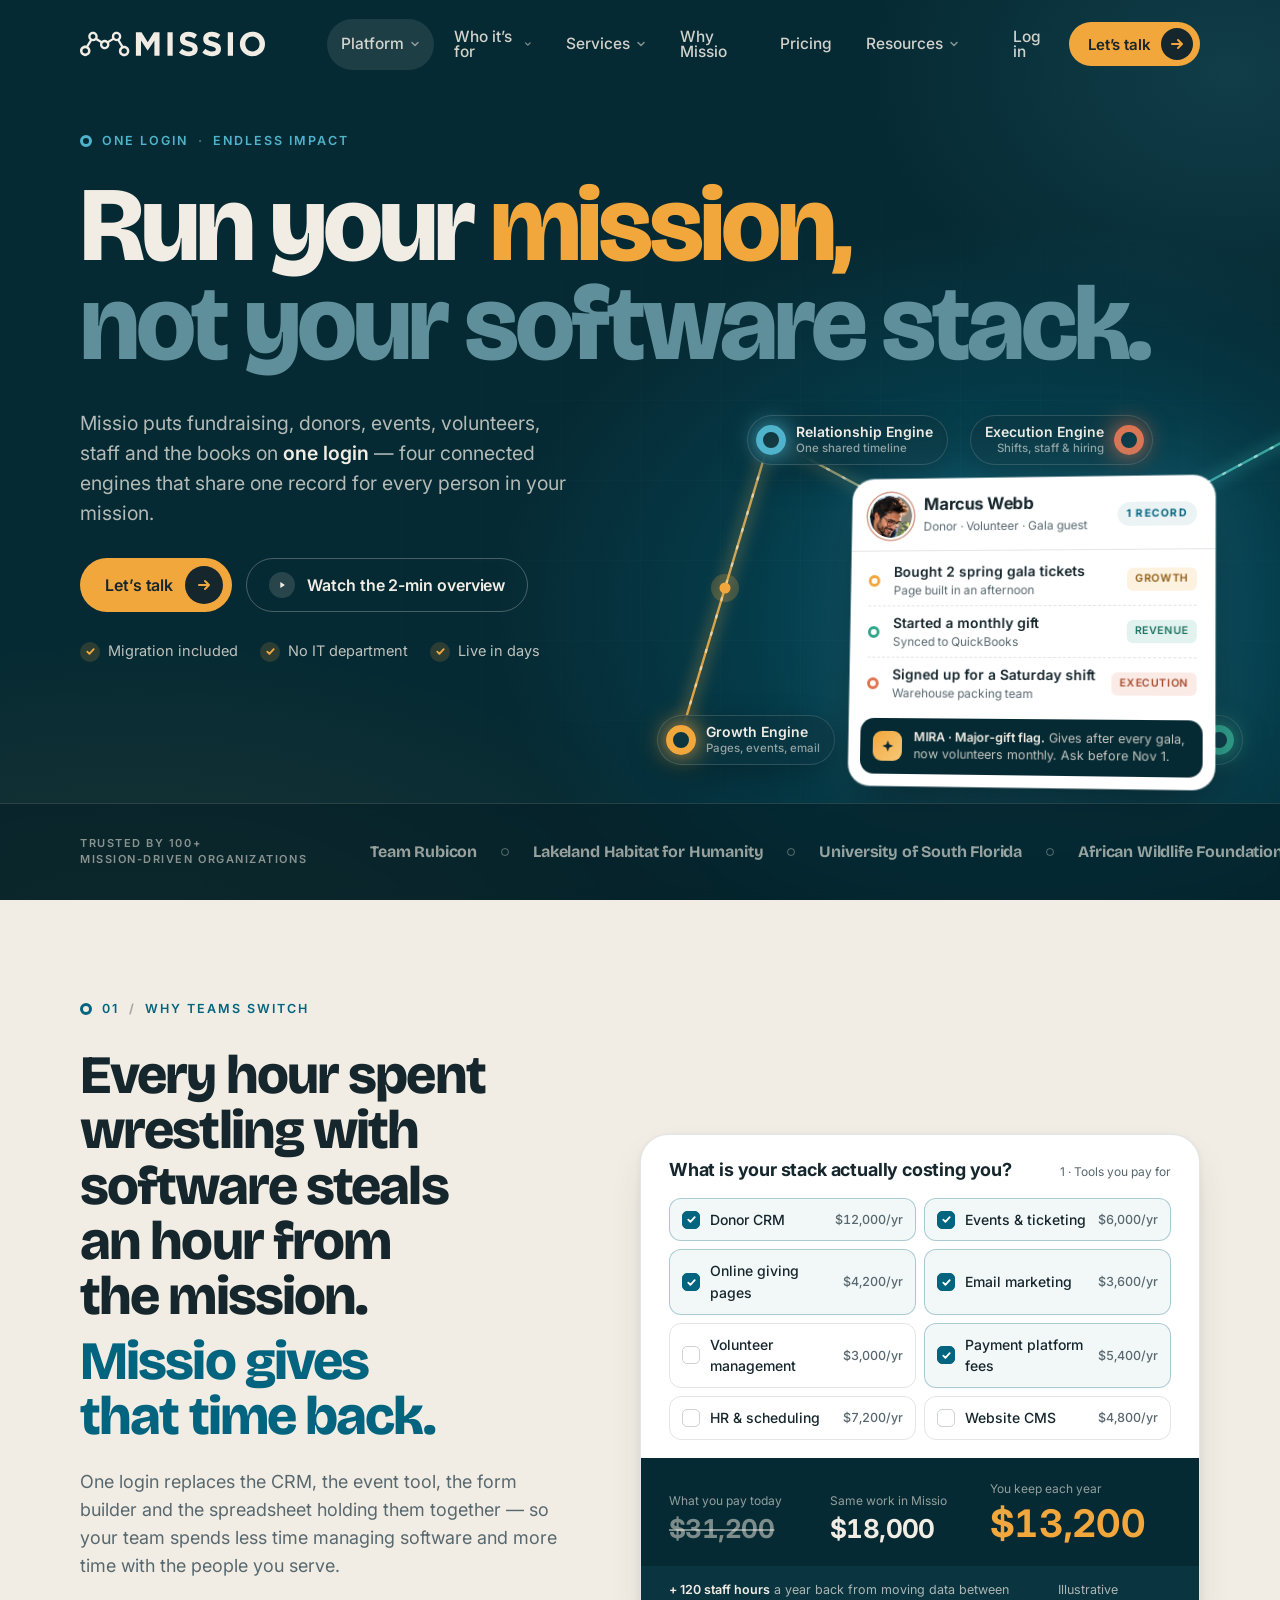
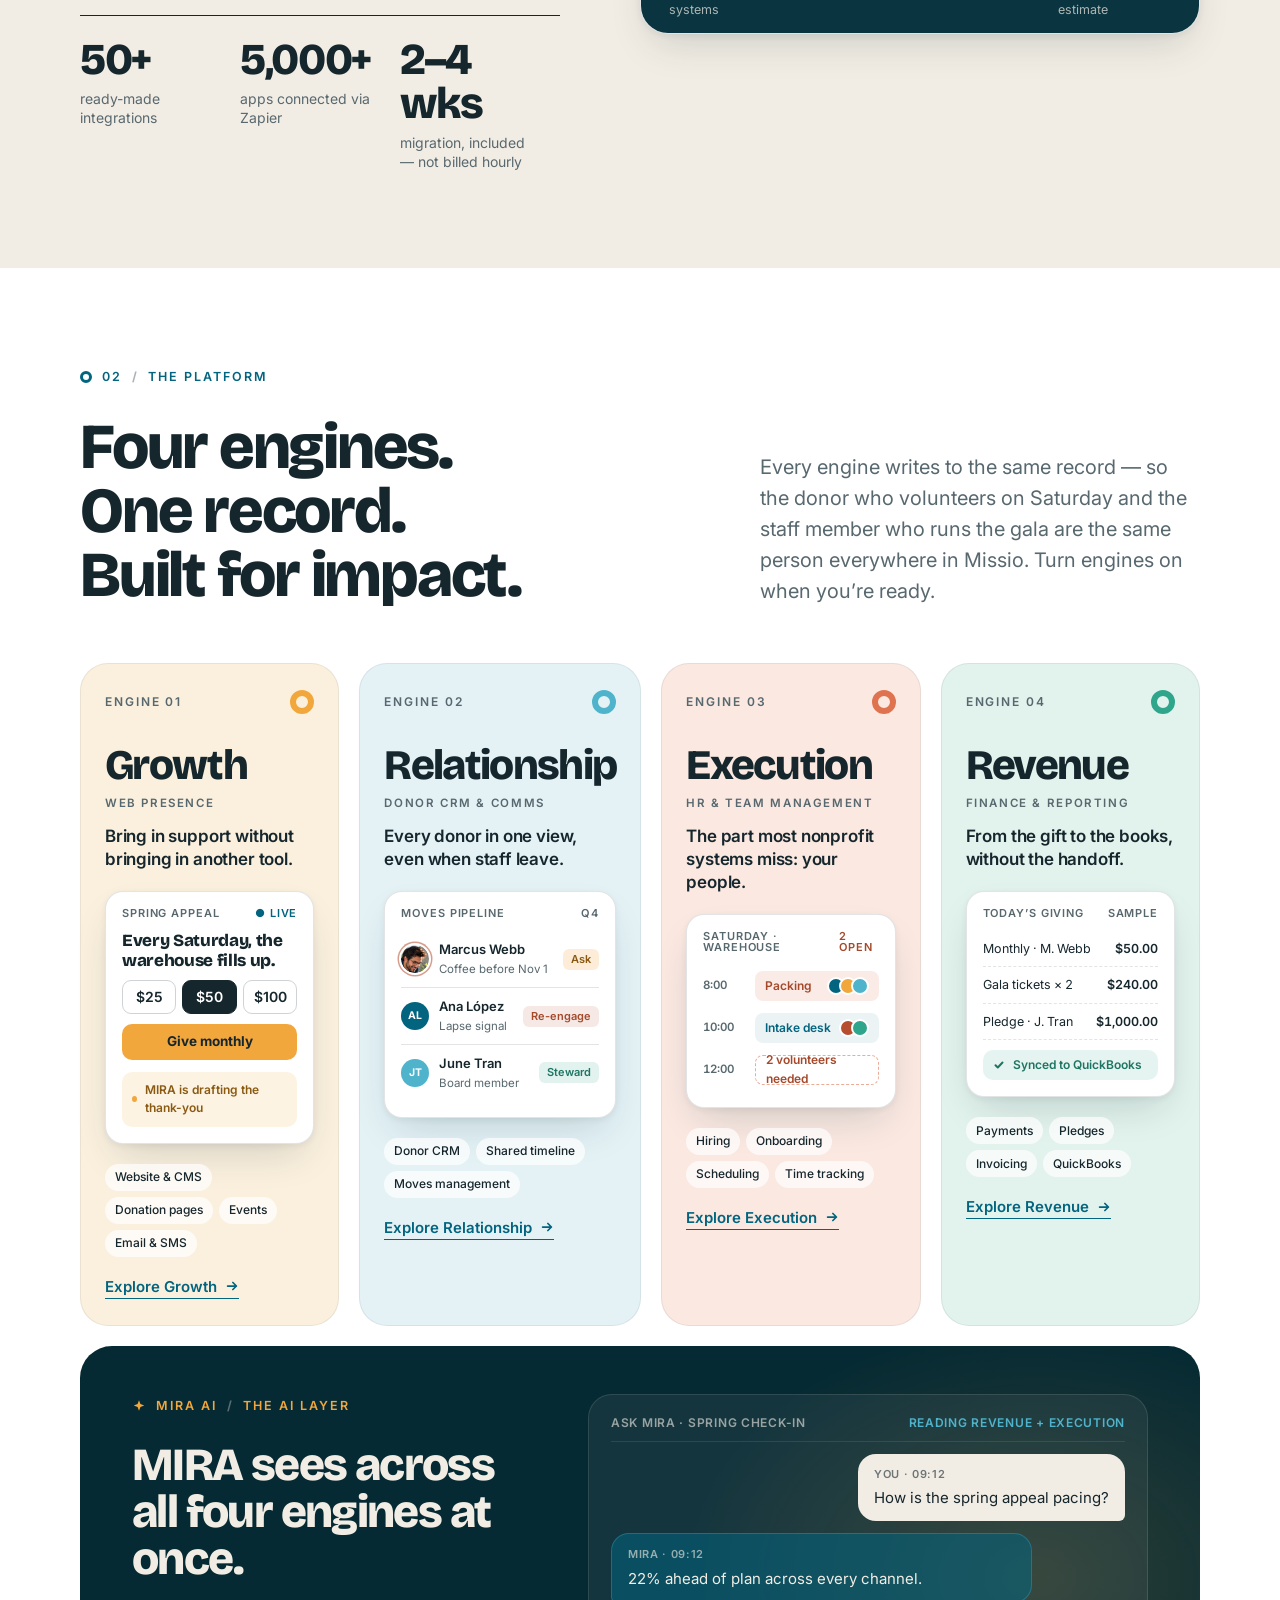
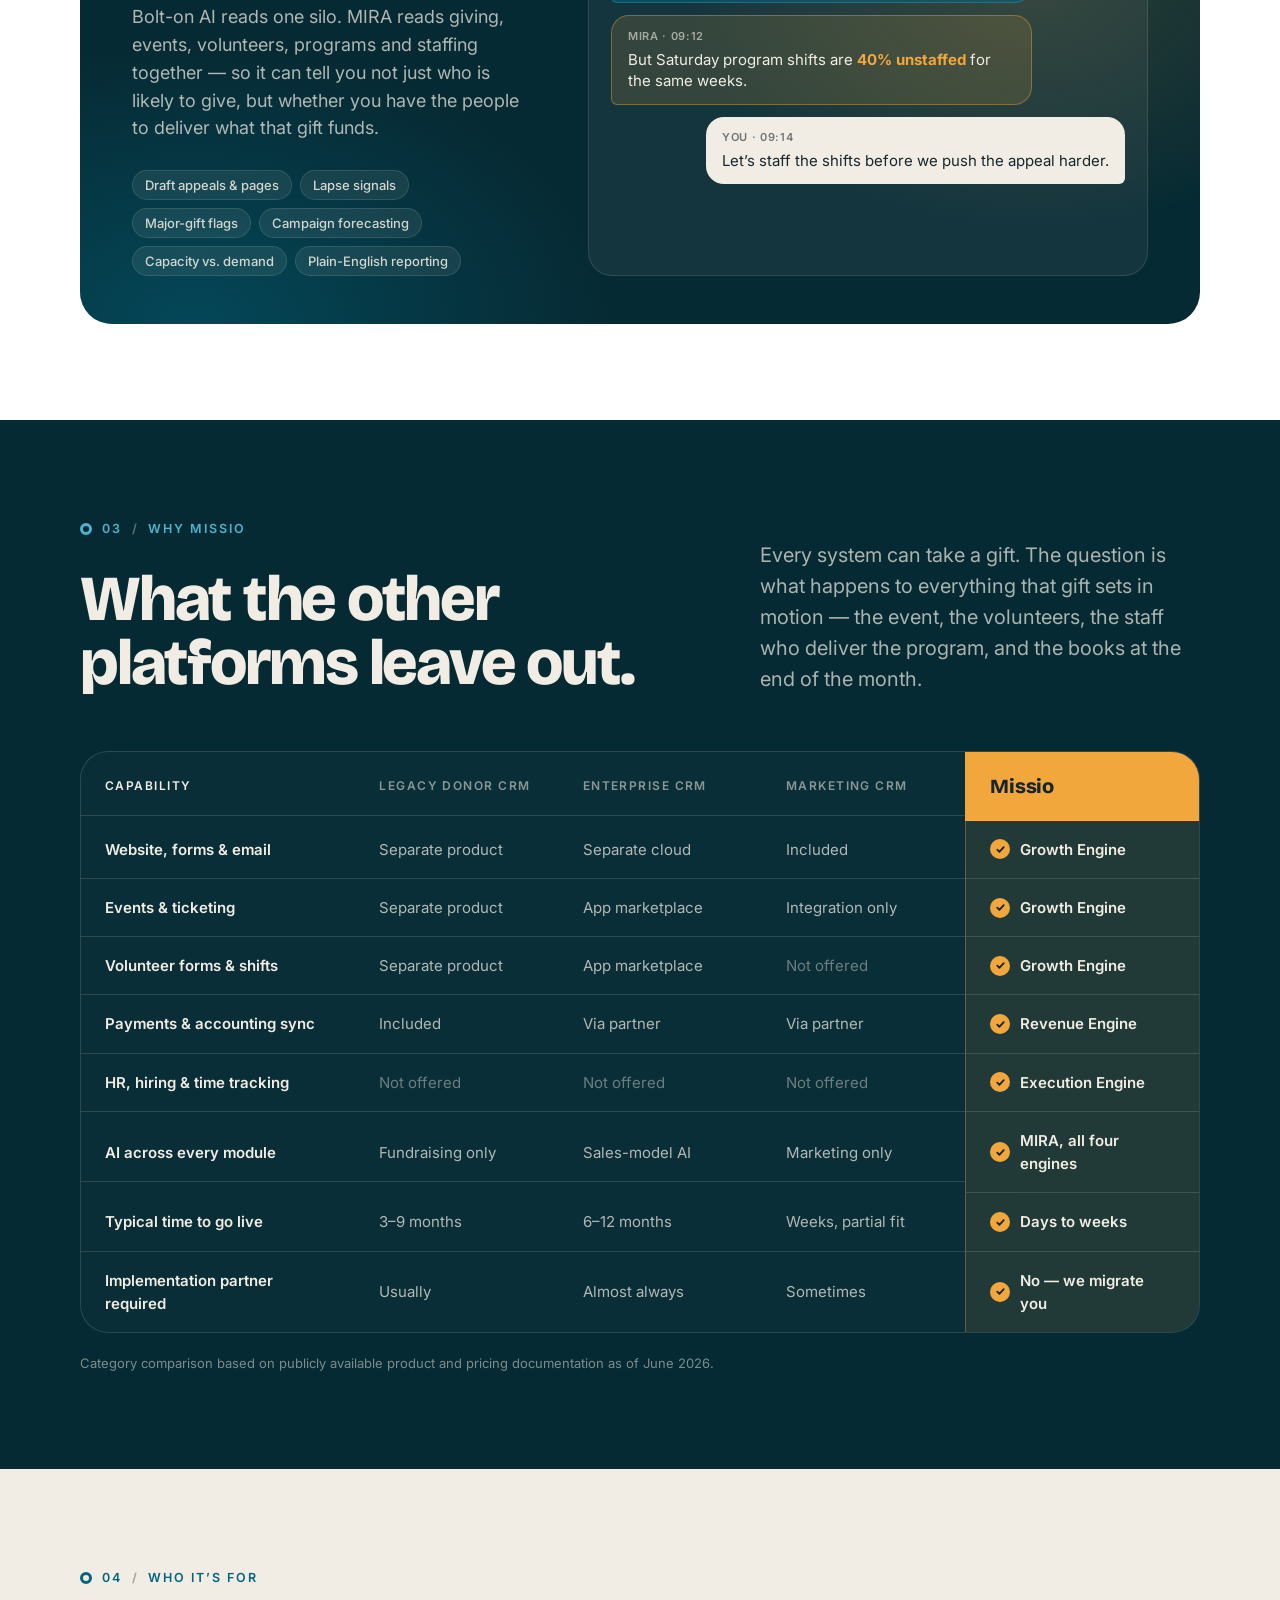
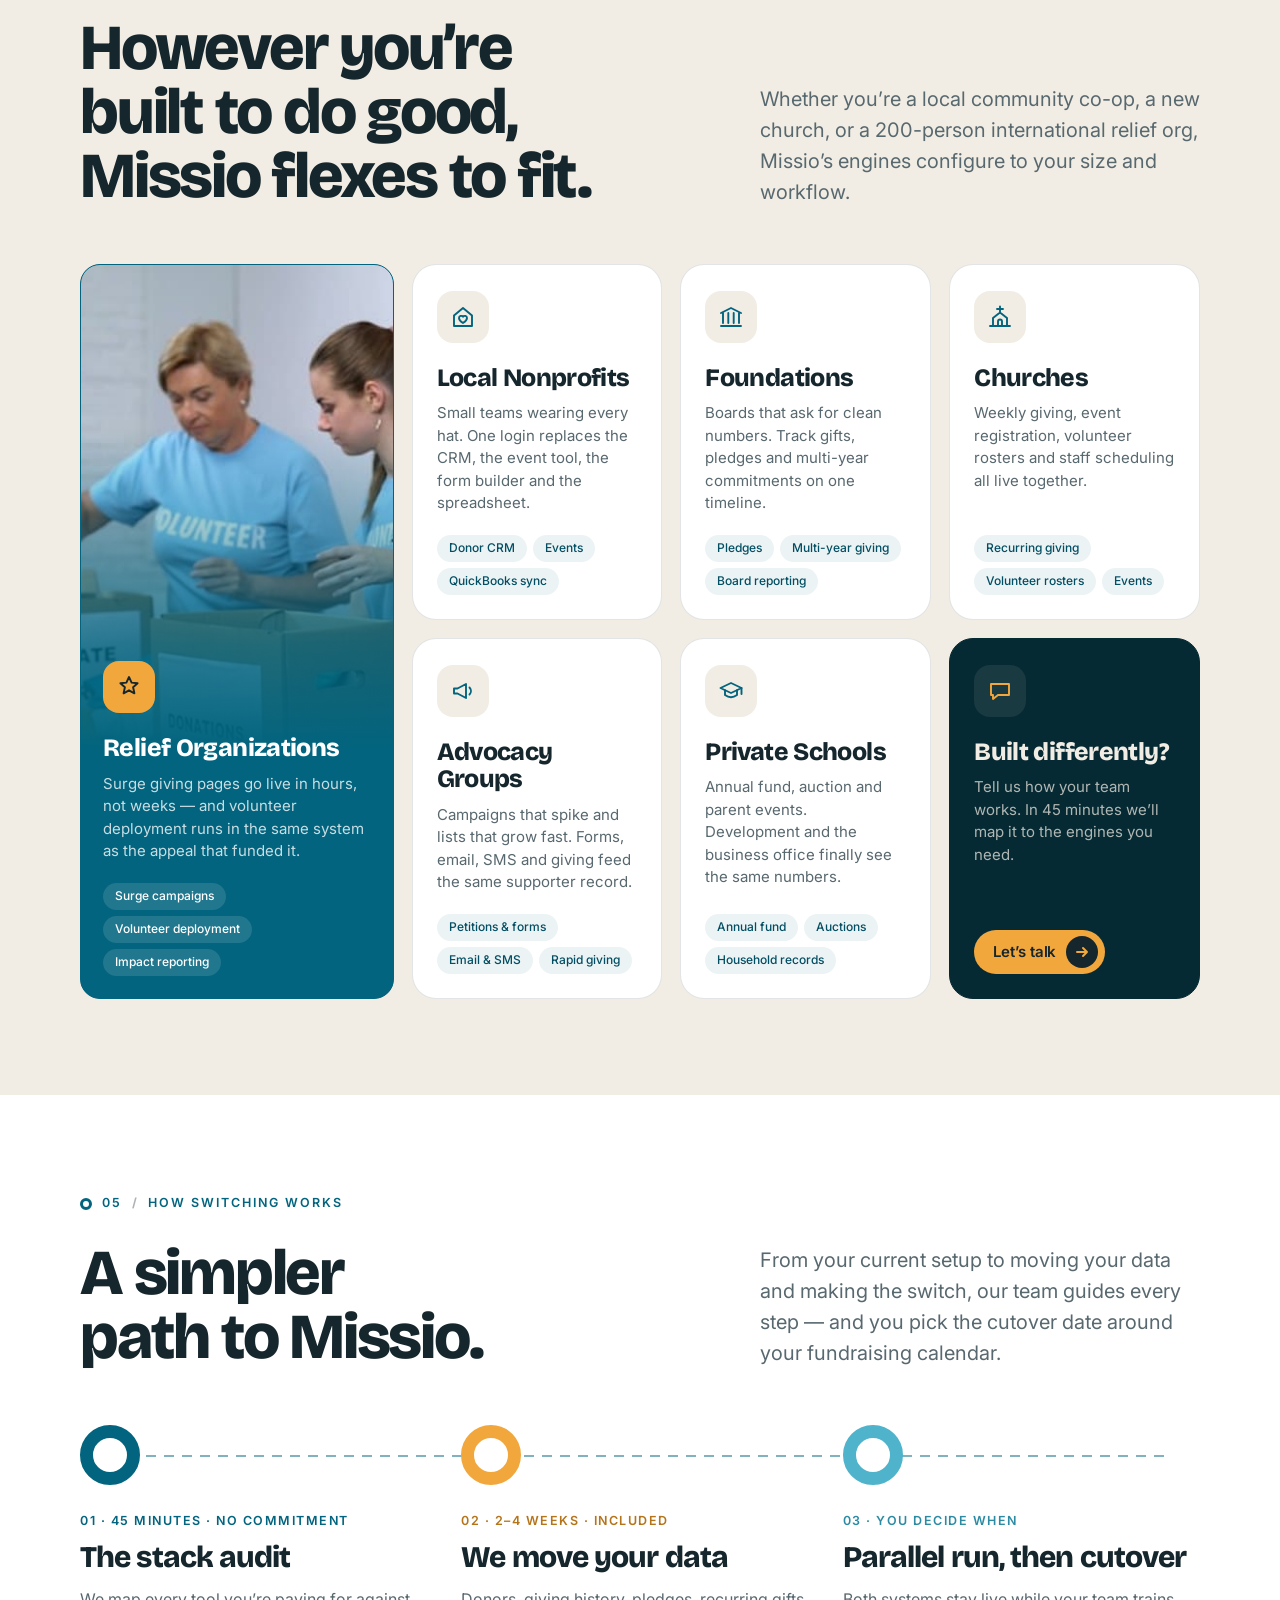
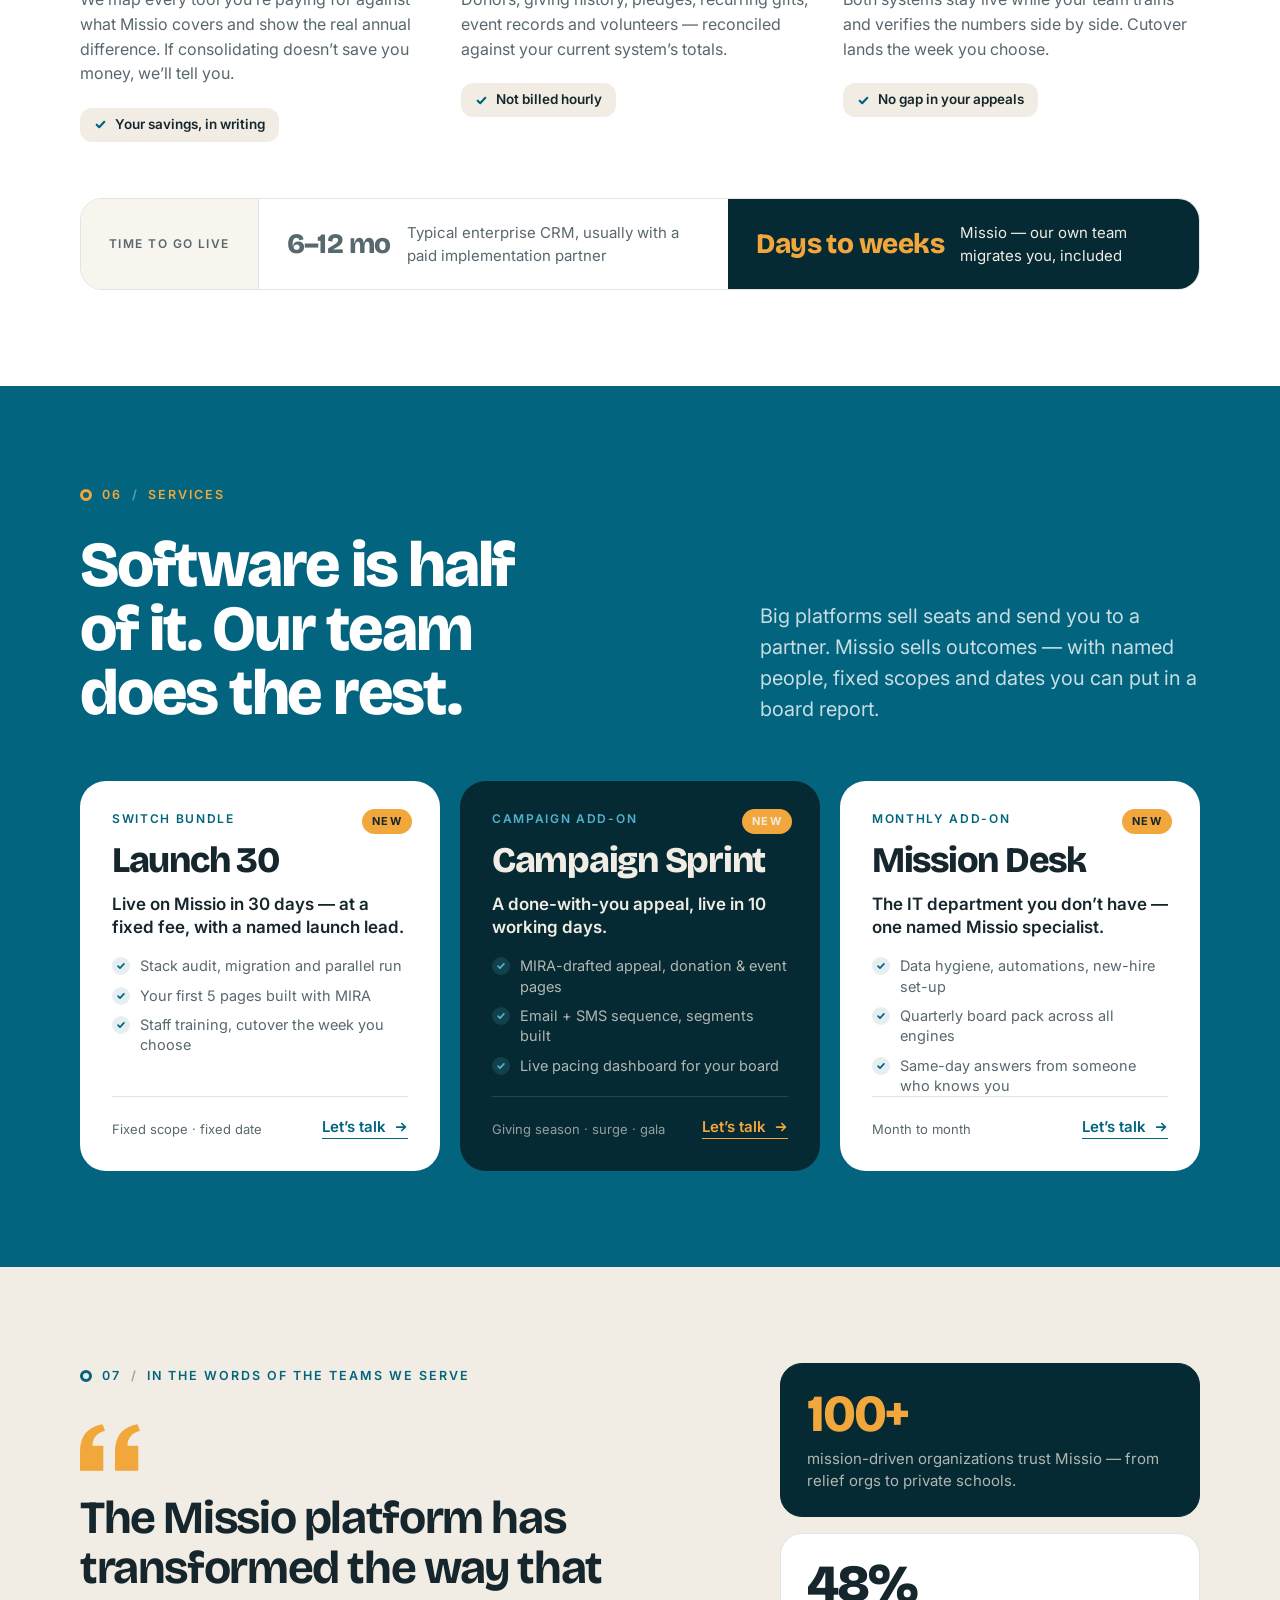
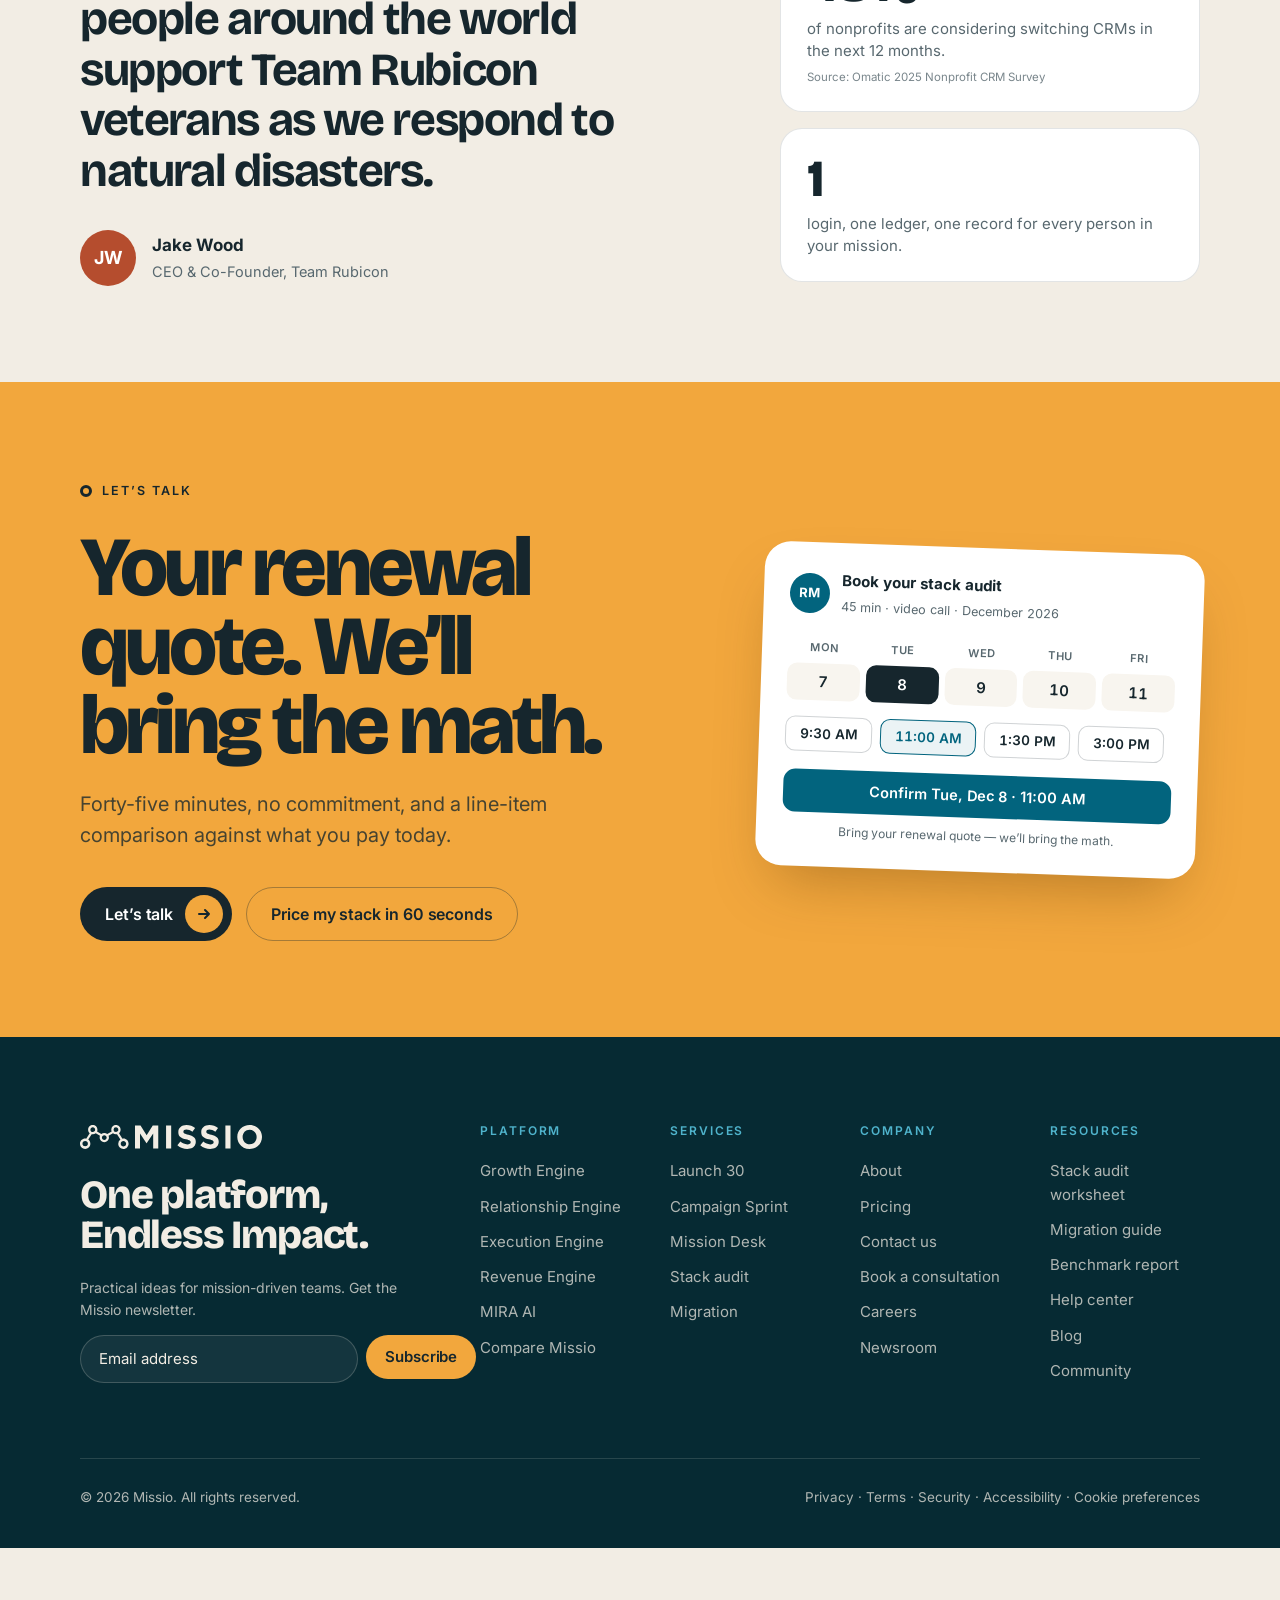
<file: index.html>
<!doctype html>
<html lang="en">
<head>
<meta charset="utf-8">
<meta name="viewport" content="width=device-width, initial-scale=1">
<title>Missio — website redesign prototype</title>
<meta http-equiv="refresh" content="0; url=site/home.html">
<link rel="canonical" href="site/home.html">
</head>
<body style="font-family:Inter,system-ui,sans-serif;background:#062A33;color:#F2EDE4;display:grid;place-items:center;height:100vh;margin:0">
<p>Opening the Missio homepage prototype… <a style="color:#F2A73D" href="site/home.html">Homepage</a> · <a style="color:#F2A73D" href="site/growth-engine.html">Growth Engine page</a></p>
</body>
</html>
</file>
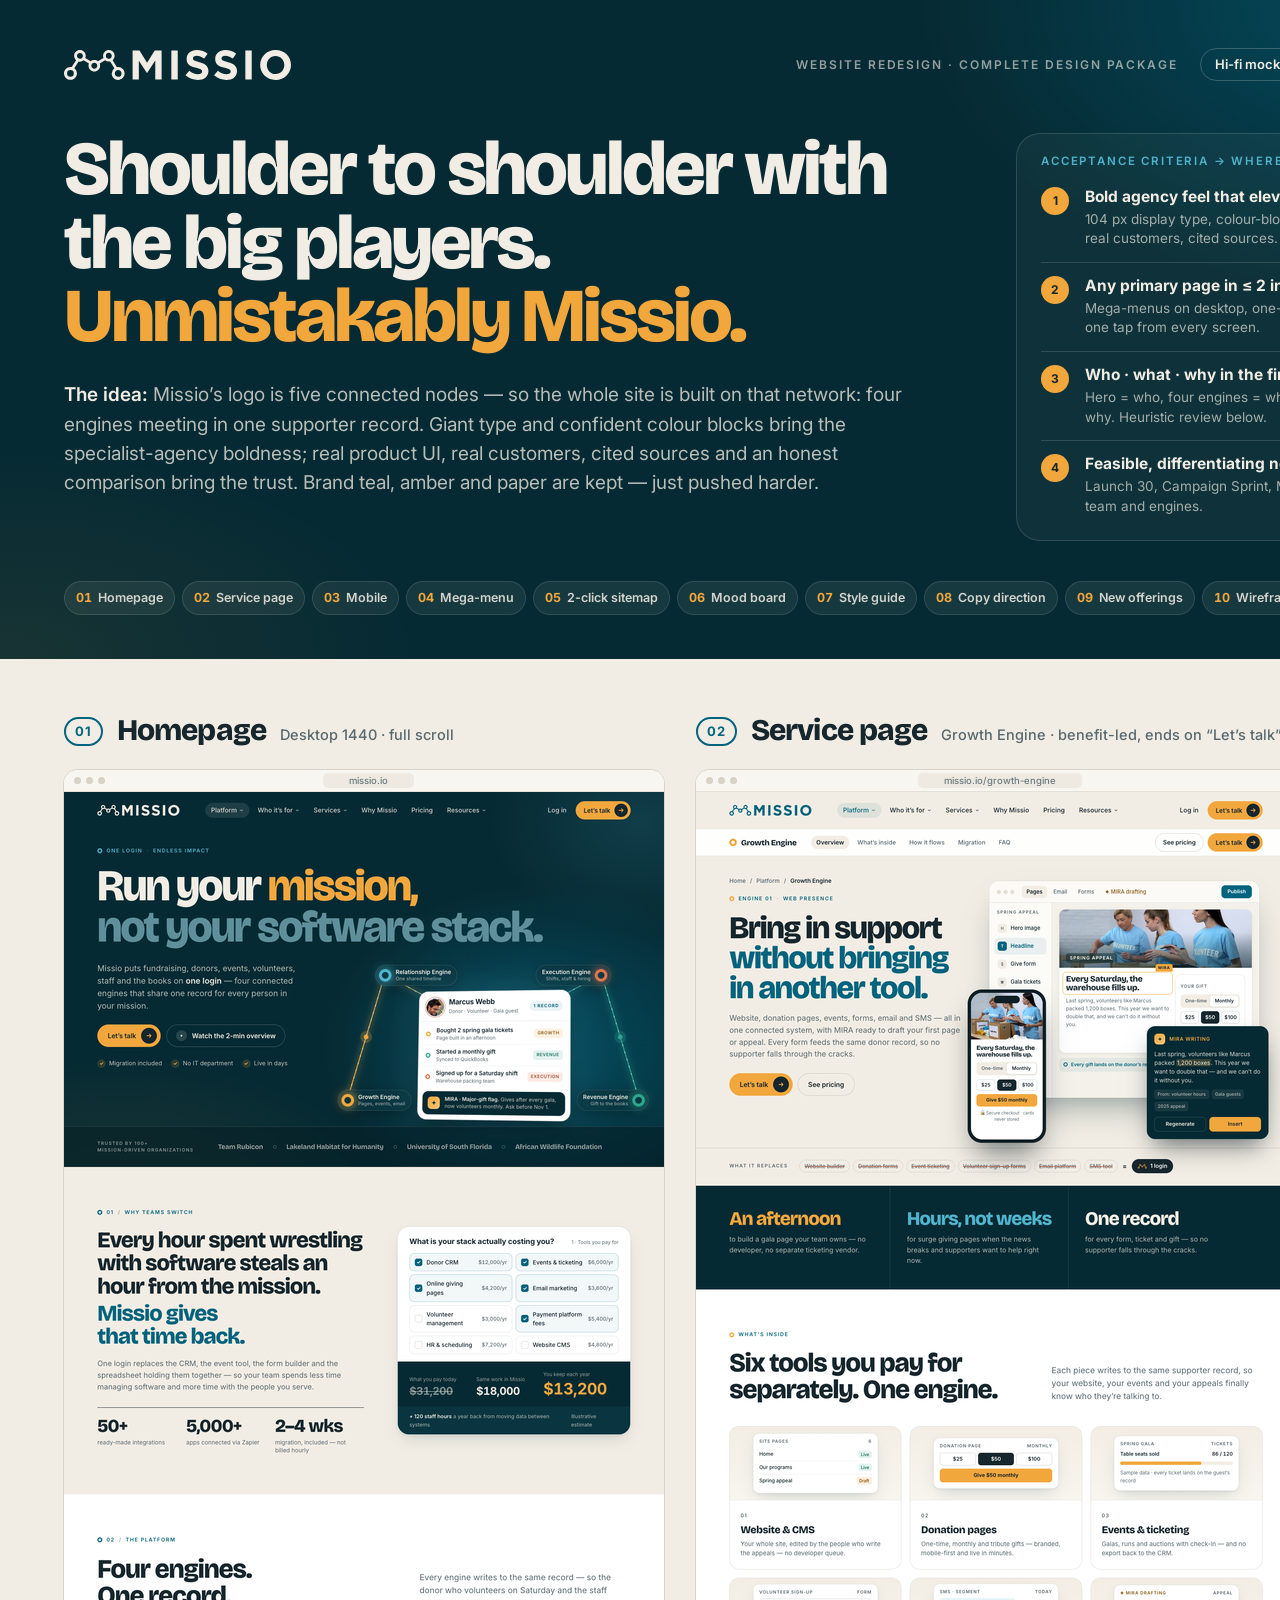
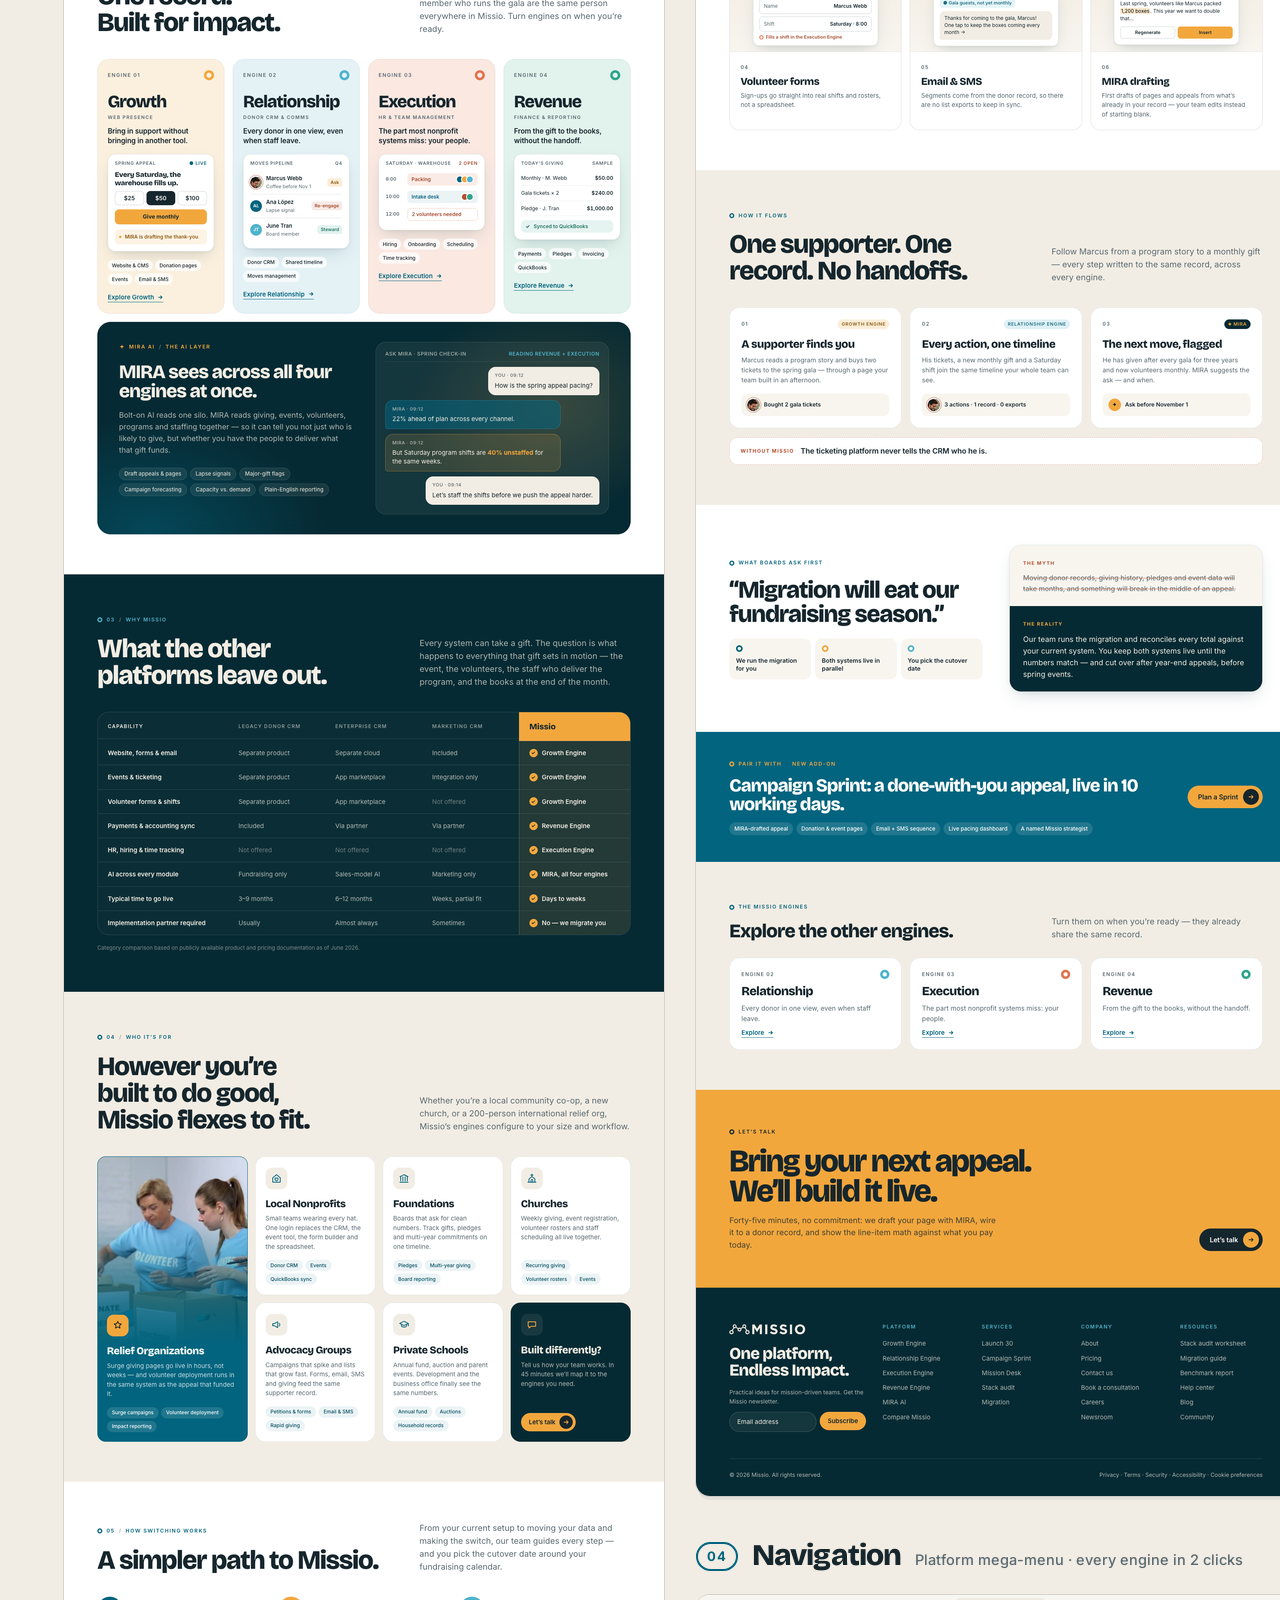
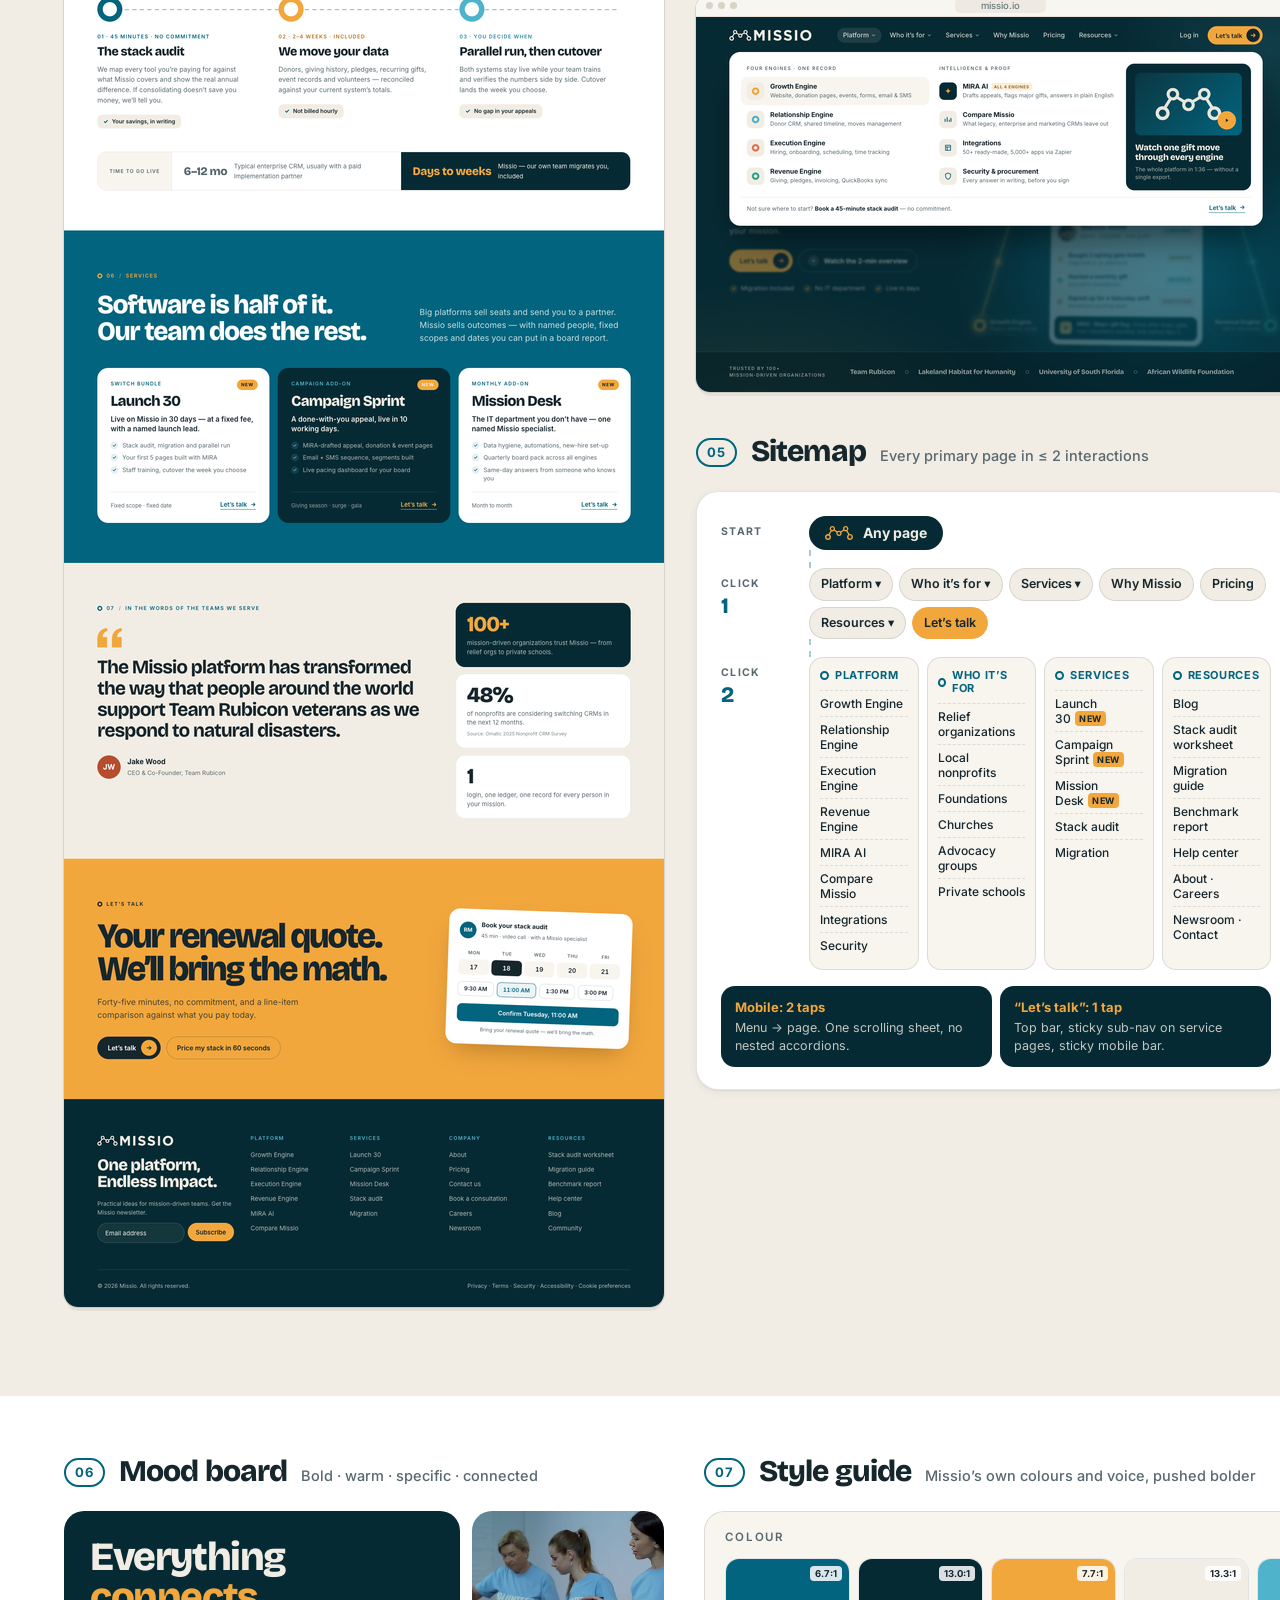
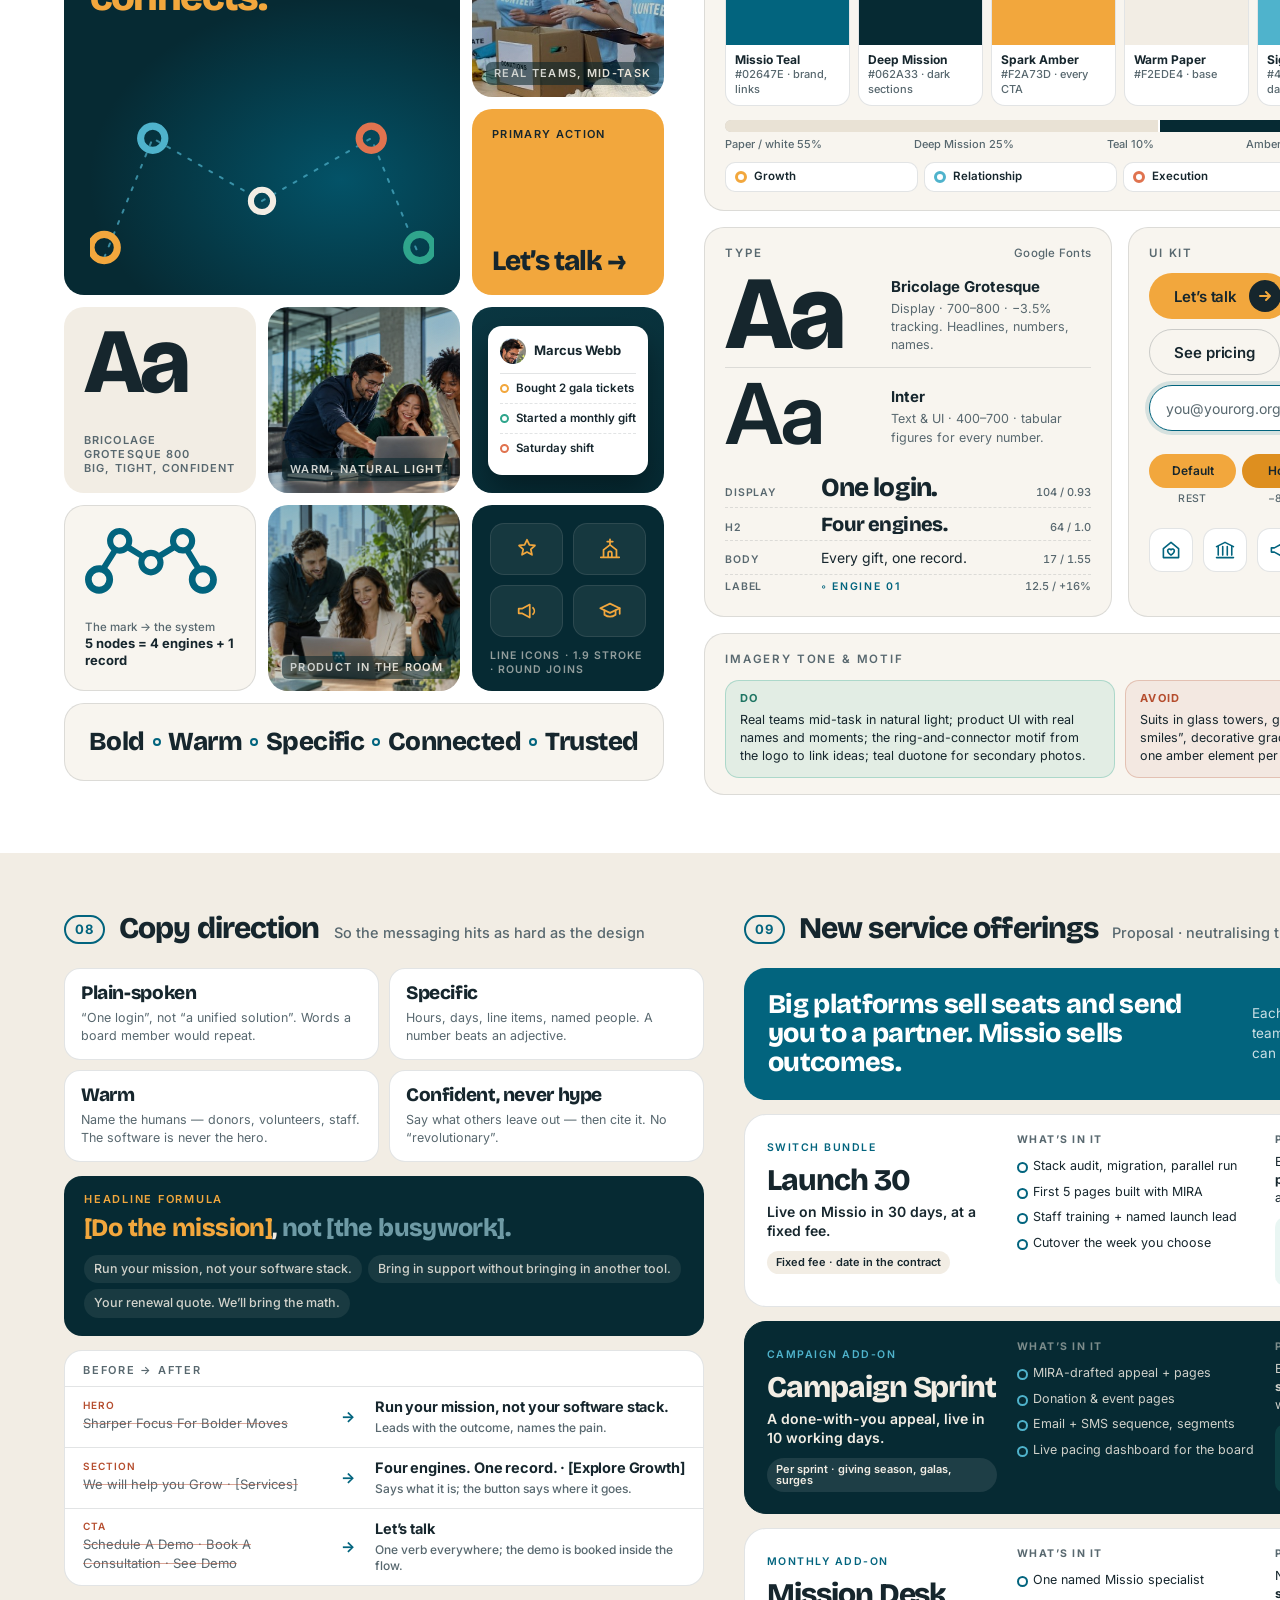
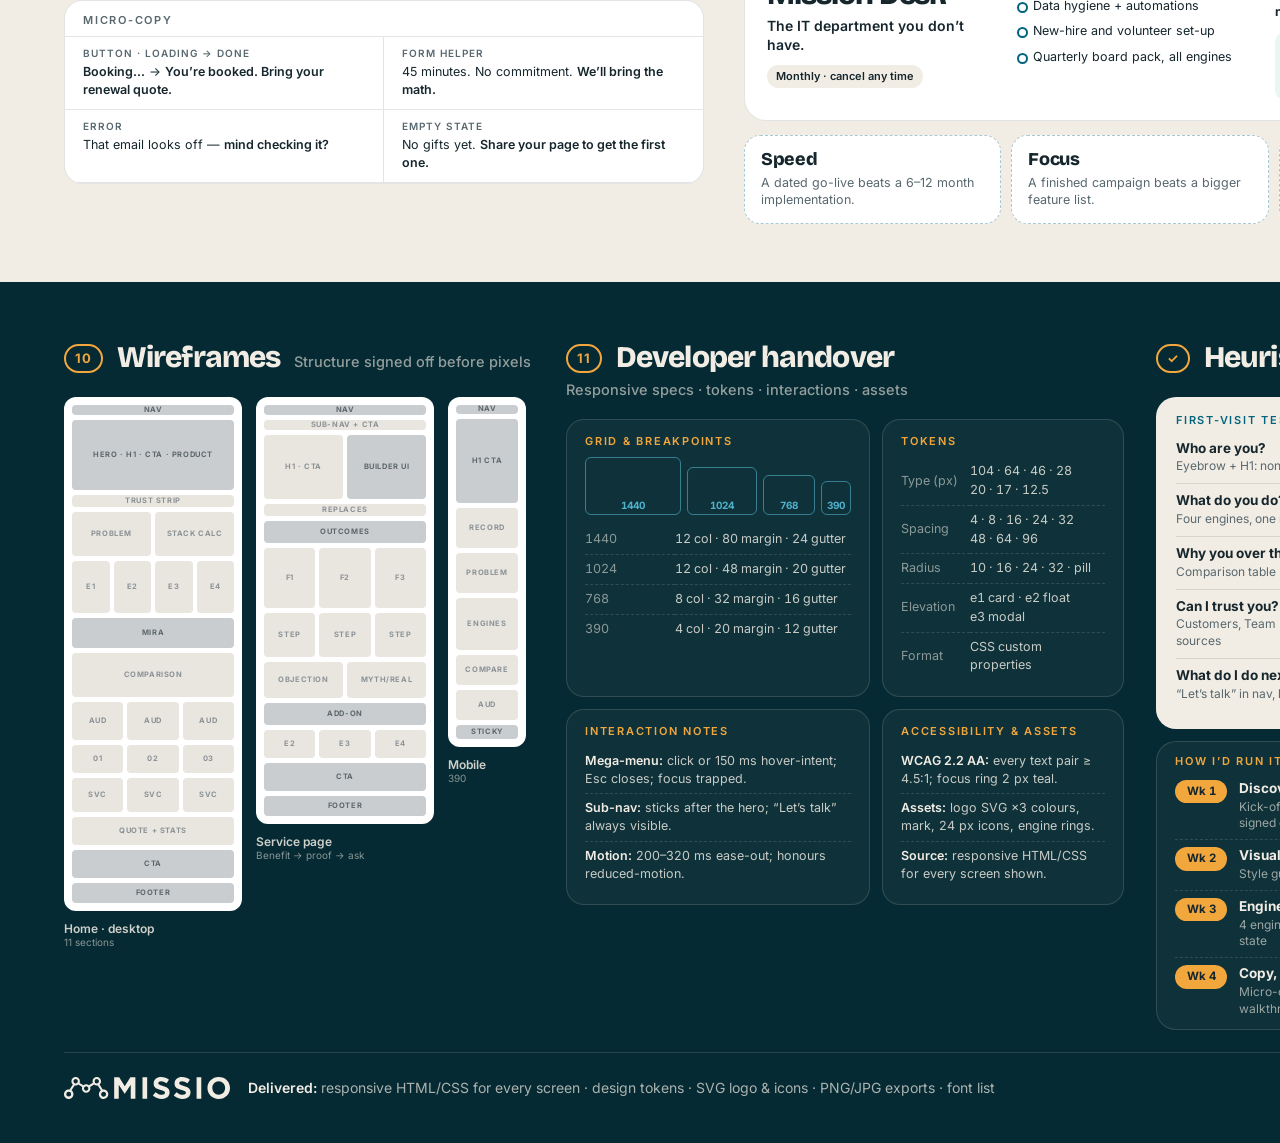
<file: entries/entry-1-detail.html>
<!doctype html>
<html lang="en">
<head>
<meta charset="utf-8">
<title>Missio — bold website redesign · design package</title>
<link rel="stylesheet" href="../site/missio.css">
<style>
  html,body{width:1600px;height:7543px;overflow:hidden}
  body{background:var(--paper);color:var(--ink);font-size:15px;line-height:1.5}
  .pad{padding:0 64px}
  /* shared board labels */
  .lab{display:flex;align-items:baseline;gap:14px;margin-bottom:20px;flex-wrap:wrap;row-gap:4px}
  .lab .n{font:700 13px/1 var(--text);letter-spacing:.08em;color:var(--teal);border:2px solid var(--teal);border-radius:999px;padding:6px 9px;transform:translateY(-4px)}
  .lab h3{font:800 30px/1 var(--display);letter-spacing:-.03em;white-space:nowrap}
  .lab span{font:500 14.5px/1.3 var(--text);color:var(--muted)}
  .on-night .lab .n{color:var(--amber);border-color:var(--amber)}
  .on-night .lab span{color:rgba(242,237,228,.6)}

  /* ================= A · HEADER ================= */
  .hd{background:var(--night);color:var(--paper);position:relative;overflow:hidden;padding:48px 64px 44px}
  .hd::before{content:"";position:absolute;inset:0;background:radial-gradient(700px 420px at 88% 0%,rgba(2,100,126,.55),transparent 70%),radial-gradient(600px 300px at 0% 100%,rgba(242,167,61,.08),transparent 70%)}
  .hd > *{position:relative}
  .hd .top{display:flex;align-items:center;gap:22px}
  .hd .top img{height:30px}
  .hd .top .lbl{margin-left:auto;font:600 12px/1 var(--text);letter-spacing:.16em;text-transform:uppercase;color:rgba(242,237,228,.6)}
  .hd .top .pill{font:600 13px/1 var(--text);padding:9px 14px;border-radius:999px;border:1px solid rgba(242,237,228,.22);color:var(--paper)}
  .hd .main{display:grid;grid-template-columns:1fr 520px;gap:56px;margin-top:52px;align-items:start}
  .hd h1{font:800 76px/.97 var(--display);letter-spacing:-.04em}
  .hd h1 span{color:var(--amber)}
  .hd p.rat{font-size:19px;line-height:1.55;color:rgba(242,237,228,.76);margin-top:26px;max-width:860px}
  .hd p.rat b{color:var(--paper);font-weight:600}
  .crit{border:1px solid var(--line-dark);border-radius:24px;background:rgba(242,237,228,.04);padding:22px 24px 10px}
  .crit h6{font:600 11.5px/1 var(--text);letter-spacing:.16em;text-transform:uppercase;color:var(--sky);margin-bottom:6px}
  .cr{display:grid;grid-template-columns:30px 1fr;gap:14px;padding:13px 0;border-bottom:1px solid var(--line-dark)}
  .cr:last-child{border-bottom:0}
  .cr i{width:28px;height:28px;border-radius:50%;background:var(--amber);color:var(--ink);display:grid;place-items:center;font:700 12px/1 var(--text);font-style:normal}
  .cr b{display:block;font:700 15.5px/1.3 var(--text);color:var(--paper)}
  .cr small{display:block;font-size:13.5px;line-height:1.45;color:rgba(242,237,228,.66);margin-top:3px}
  .idx{display:flex;flex-wrap:nowrap;gap:7px;margin-top:40px}
  .idx span{white-space:nowrap;font:600 12.5px/1 var(--text);padding:10px 11px;border-radius:999px;background:rgba(242,237,228,.07);border:1px solid rgba(242,237,228,.12);color:rgba(242,237,228,.86)}
  .idx span b{color:var(--amber);margin-right:6px;font-variant-numeric:tabular-nums}

  /* ================= B · PAGES ================= */
  .pages{padding:56px 64px 52px;display:grid;grid-template-columns:600px 600px 208px;gap:32px;align-items:start}
  .frame{border-radius:14px;overflow:hidden;background:#fff;box-shadow:0 0 0 1px rgba(22,38,45,.12),0 6px 0 -2px rgba(6,42,51,.06)}
  .fbar{height:22px;background:#F8F6F1;display:flex;align-items:center;gap:5px;padding:0 10px;border-bottom:1px solid #E6E0D6}
  .fbar i{width:7px;height:7px;border-radius:50%;background:#D9D2C6}
  .fbar span{margin:0 auto;transform:translateX(-14px);font:500 9.5px/1 var(--text);color:#6A7A80;background:#EFEAE1;padding:3px 26px;border-radius:5px}
  .vp{position:relative;overflow:hidden}
  .vp iframe{border:0;display:block;transform-origin:0 0}
  .col2 > * + .lab{margin-top:44px}
  .phones{display:flex;flex-direction:column;gap:22px}
  .ph{width:208px;border-radius:30px;background:#0E1E24;padding:8px;box-shadow:0 10px 18px -10px rgba(6,42,51,.45)}
  .ph .scr{width:192px;height:415.5px;border-radius:23px;overflow:hidden;position:relative;background:#fff}
  .ph .scr img{width:192px;height:415.5px;display:block}
  .cap{font:600 12.5px/1.35 var(--text);color:var(--ink);margin-top:10px;padding-left:4px}
  .cap small{display:block;font-weight:400;color:var(--muted);font-size:12px}
  .mnote{margin-top:6px;border-radius:20px;background:var(--night);color:var(--paper);padding:20px 18px}
  .mnote h6{font:600 11px/1 var(--text);letter-spacing:.16em;text-transform:uppercase;color:var(--amber);margin-bottom:12px}
  .mnote li{list-style:none;font-size:13px;line-height:1.45;color:rgba(242,237,228,.8);padding:9px 0;border-top:1px solid var(--line-dark)}
  .mnote li b{color:var(--paper);font-weight:600;display:block}

  /* sitemap */
  .ia{background:#fff;border-radius:22px;border:1px solid var(--line);padding:24px 24px 22px;box-shadow:var(--e1)}
  .ia-row{display:grid;grid-template-columns:74px 1fr;gap:14px;align-items:start}
  .lv{font:700 10.5px/1.2 var(--text);letter-spacing:.12em;text-transform:uppercase;color:var(--muted);padding-top:10px}
  .lv b{display:block;font:800 22px/1 var(--display);letter-spacing:-.02em;color:var(--teal);margin-top:4px}
  .root{display:inline-flex;align-items:center;gap:10px;background:var(--night);color:var(--paper);font:700 14px/1 var(--text);padding:10px 16px;border-radius:999px}
  .root img{height:14px}
  .l1{display:flex;flex-wrap:wrap;gap:6px}
  .l1 span{font:600 12.5px/1 var(--text);padding:9px 11px;border-radius:999px;background:var(--paper);border:1px solid var(--line)}
  .l1 span.c{background:var(--amber);border-color:var(--amber)}
  .ia-sep{height:18px;margin-left:88px;border-left:2px dashed rgba(2,100,126,.35)}
  .l2{display:grid;grid-template-columns:repeat(4,1fr);gap:8px}
  .l2 .g{border-radius:14px;background:var(--paper-2);border:1px solid var(--line);padding:11px 10px}
  .l2 .g h6{font:700 11px/1.2 var(--text);letter-spacing:.06em;text-transform:uppercase;color:var(--teal);margin-bottom:8px;display:flex;align-items:center;gap:6px}
  .l2 .g h6 i{width:9px;height:9px;border-radius:50%;border:2.5px solid var(--teal)}
  .l2 .g div{font:500 12px/1.25 var(--text);padding:5px 0;border-top:1px dashed var(--line)}
  .l2 .g div em{font-style:normal;font:700 9px/1 var(--text);letter-spacing:.06em;background:var(--amber);padding:2px 4px;border-radius:4px;margin-left:4px;vertical-align:1px}
  .ia-note{margin-top:16px;display:grid;grid-template-columns:1fr 1fr;gap:8px}
  .ia-note div{border-radius:14px;padding:12px 14px;background:var(--night);color:rgba(242,237,228,.8);font-size:12.5px;line-height:1.45}
  .ia-note div b{color:var(--amber);display:block;font-size:13px;margin-bottom:2px}

  /* ================= C · SYSTEM ================= */
  .sys{background:#fff;padding:60px 64px 58px}
  .sys-grid{display:grid;grid-template-columns:600px 1fr;gap:40px}
  .mood{display:grid;grid-template-columns:repeat(3,1fr);grid-template-rows:186px 186px 186px 186px 78px;gap:12px}
  .mt{border-radius:20px;overflow:hidden;position:relative}
  .mt .c{position:absolute;left:14px;bottom:12px;font:600 11px/1 var(--text);letter-spacing:.12em;text-transform:uppercase;color:#fff;background:rgba(6,42,51,.55);padding:6px 8px;border-radius:6px}
  .mt.big{grid-column:span 2;grid-row:span 2;background:var(--night);color:var(--paper);padding:26px}
  .mt.big::before{content:"";position:absolute;inset:0;background:radial-gradient(360px 260px at 70% 70%,rgba(2,100,126,.7),transparent 70%)}
  .mt.big > *{position:relative}
  .mt.big b{font:800 40px/1 var(--display);letter-spacing:-.035em;display:block}
  .mt.big b span{color:var(--amber)}
  .mt.big svg{position:absolute;left:26px;right:26px;bottom:26px;width:calc(100% - 52px)}
  .duo{background-size:cover;background-position:center}
  .duo::after{content:"";position:absolute;inset:0;background:linear-gradient(160deg,rgba(2,100,126,.45),rgba(6,42,51,.25) 60%,rgba(242,167,61,.18));mix-blend-mode:multiply}
  .mt.amb{background:var(--amber);padding:20px;display:flex;flex-direction:column;justify-content:space-between}
  .mt.amb b{font:800 28px/1 var(--display);letter-spacing:-.03em;white-space:nowrap}
  .mt.amb small{font:600 11px/1 var(--text);letter-spacing:.12em;text-transform:uppercase}
  .mt.typ{background:var(--paper);padding:18px 20px;display:flex;flex-direction:column;justify-content:space-between}
  .mt.typ b{font:800 92px/.8 var(--display);letter-spacing:-.05em}
  .mt.typ small{font:600 11px/1.3 var(--text);letter-spacing:.1em;text-transform:uppercase;color:var(--muted)}
  .mt.ui{background:linear-gradient(160deg,#0B3742,#062A33);display:grid;place-items:center;padding:16px}
  .mini-rec{width:100%;background:#fff;border-radius:14px;padding:12px;font-size:11.5px;box-shadow:0 14px 30px rgba(0,0,0,.35)}
  .mini-rec .h{display:flex;align-items:center;gap:8px;font:700 13px/1 var(--text);padding-bottom:9px;border-bottom:1px solid var(--line)}
  .mini-rec .h i{width:26px;height:26px;border-radius:50%;background:var(--rust);color:#fff;font:700 10px/26px var(--text);text-align:center;font-style:normal}
  .mini-rec .r{display:flex;align-items:center;gap:7px;padding:6px 0;border-bottom:1px dashed var(--line);font-weight:600}
  .mini-rec .r:last-child{border:0}
  .mini-rec .r u{width:9px;height:9px;border-radius:50%;border:2.5px solid;text-decoration:none}
  .mt.mark{background:var(--paper-2);border:1px solid var(--line);padding:22px 20px;display:flex;flex-direction:column;justify-content:space-between}
  .mt.mark img{width:88%}
  .mt.mark small{font:500 11.5px/1.4 var(--text);color:var(--muted)}
  .mt.mark small b{display:block;font:700 13px/1.3 var(--text);color:var(--ink)}
  .mt.ico{background:var(--night);display:grid;grid-template-columns:1fr 1fr;gap:10px;padding:18px;align-content:start}
  .mt.ico span{height:52px;border-radius:14px;background:rgba(242,237,228,.07);border:1px solid rgba(242,237,228,.1);display:grid;place-items:center;color:var(--amber)}
  .mt.ico svg{width:24px;height:24px}
  .mt.ico small{grid-column:span 2;font:600 10.5px/1.3 var(--text);letter-spacing:.1em;text-transform:uppercase;color:rgba(242,237,228,.6);margin-top:2px}
  .mt.words{grid-column:span 3;background:var(--paper-2);border:1px solid var(--line);display:flex;align-items:center;justify-content:space-between;padding:0 24px;font:800 26px/1 var(--display);letter-spacing:-.02em}
  .mt.words i{width:8px;height:8px;border-radius:50%;border:2px solid var(--teal)}

  .sg{display:grid;grid-template-columns:1fr 1fr;gap:16px}
  .blk{border-radius:20px;border:1px solid var(--line);padding:20px 20px 18px;background:var(--paper-2)}
  .blk h6{font:600 11.5px/1 var(--text);letter-spacing:.16em;text-transform:uppercase;color:var(--muted);margin-bottom:14px;display:flex;justify-content:space-between}
  .blk h6 span{letter-spacing:.02em;text-transform:none;font-weight:500}
  .sw{display:grid;grid-template-columns:repeat(6,1fr);gap:8px}
  .s{border-radius:14px;overflow:hidden;border:1px solid var(--line);background:#fff}
  .s .c{height:86px;position:relative}
  .s .c em{position:absolute;right:7px;top:7px;font:700 9.5px/1 var(--text);font-style:normal;padding:3px 5px;border-radius:4px;background:rgba(255,255,255,.85);color:var(--ink)}
  .s .t{padding:8px 9px 9px}
  .s b{display:block;font:700 12px/1.2 var(--text)}
  .s small{display:block;font:500 11px/1.3 var(--text);color:var(--muted);font-variant-numeric:tabular-nums}
  .ratio{display:flex;height:12px;border-radius:99px;overflow:hidden;margin-top:14px;box-shadow:inset 0 0 0 1px rgba(22,38,45,.18)}
  .ratio-l{display:flex;justify-content:space-between;font:500 11px/1 var(--text);color:var(--muted);margin-top:7px}
  .engc{display:flex;gap:6px;margin-top:12px}
  .engc span{flex:1;display:flex;align-items:center;gap:7px;font:600 11.5px/1 var(--text);padding:8px 9px;border-radius:10px;background:#fff;border:1px solid var(--line)}
  .engc i{width:12px;height:12px;border-radius:50%;border:3.5px solid}
  .ty{display:grid;grid-template-columns:150px 1fr;gap:16px;align-items:end;padding-bottom:12px;border-bottom:1px solid var(--line)}
  .ty .aa{font:800 104px/.78 var(--display);letter-spacing:-.05em}
  .ty .aa.in{font:600 84px/.8 var(--text);letter-spacing:-.04em}
  .ty b{display:block;font:700 15px/1.2 var(--text)}
  .ty small{display:block;font-size:12.5px;color:var(--muted);line-height:1.45;margin-top:4px}
  .scale{margin-top:10px}
  .scale div{display:grid;grid-template-columns:86px 1fr 70px;align-items:baseline;gap:10px;padding:6px 0;border-bottom:1px dashed var(--line)}
  .scale div:last-child{border:0}
  .scale em{font:600 10.5px/1 var(--text);font-style:normal;letter-spacing:.08em;text-transform:uppercase;color:var(--muted)}
  .scale span{white-space:nowrap;overflow:hidden}
  .scale code{font:500 11px/1 var(--text);color:var(--muted);text-align:right;font-variant-numeric:tabular-nums}
  .kit{display:flex;flex-wrap:wrap;gap:10px;align-items:center}
  .kit .btn{height:46px;font-size:15px}
  .kit .btn .arr{width:32px;height:32px}
  .kit .inp{height:46px;border-radius:999px;border:1.5px solid var(--teal);background:#fff;display:flex;align-items:center;padding:0 16px;font-size:14px;color:var(--muted);width:206px;box-shadow:0 0 0 4px rgba(2,100,126,.14)}
  .kit .tgl{width:46px;height:26px;border-radius:99px;background:var(--teal);position:relative}
  .kit .tgl::after{content:"";position:absolute;right:3px;top:3px;width:20px;height:20px;border-radius:50%;background:#fff}
  .states{display:grid;grid-template-columns:repeat(4,1fr);gap:6px;margin-top:12px}
  .states div{text-align:center;font:600 12px/1 var(--text);padding:11px 0;border-radius:999px}
  .states small{display:block;text-align:center;font:500 10.5px/1 var(--text);color:var(--muted);margin-top:6px;letter-spacing:.04em}
  .dd{display:grid;grid-template-columns:1fr 1fr;gap:10px}
  .dd div{border-radius:14px;padding:12px 14px;font-size:12.5px;line-height:1.45}
  .dd .do{background:rgba(47,165,140,.1);border:1px solid rgba(47,165,140,.3)}
  .dd .dont{background:rgba(181,77,46,.07);border:1px solid rgba(181,77,46,.25)}
  .dd b{display:block;font:700 11px/1 var(--text);letter-spacing:.12em;text-transform:uppercase;margin-bottom:7px}
  .dd .do b{color:#1F7563}
  .dd .dont b{color:var(--rust)}
  .icons{display:flex;gap:10px;margin-top:12px}
  .icons span{width:44px;height:44px;border-radius:13px;background:#fff;border:1px solid var(--line);display:grid;place-items:center;color:var(--teal)}
  .icons svg{width:22px;height:22px}

  /* ================= D · STRATEGY ================= */
  .strat{padding:60px 64px 58px;background:var(--paper)}
  .st-grid{display:grid;grid-template-columns:640px 1fr;gap:40px}
  .copy{display:flex;flex-direction:column;gap:14px}
  .voice{display:grid;grid-template-columns:1fr 1fr;gap:10px}
  .voice div{background:#fff;border:1px solid var(--line);border-radius:16px;padding:14px 16px}
  .voice b{display:block;font:800 19px/1.1 var(--display);letter-spacing:-.02em}
  .voice small{display:block;font-size:12.5px;color:var(--muted);margin-top:5px;line-height:1.45}
  .formula{background:var(--night);color:var(--paper);border-radius:18px;padding:18px 20px}
  .formula h6{font:600 11px/1 var(--text);letter-spacing:.16em;text-transform:uppercase;color:var(--amber)}
  .formula .f{font:800 25px/1.1 var(--display);letter-spacing:-.025em;margin-top:10px}
  .formula .f u{text-decoration:none;color:var(--amber)}
  .formula .f s{text-decoration:none;color:#6E9AA5}
  .formula .ex{display:flex;flex-wrap:wrap;gap:6px;margin-top:12px}
  .formula .ex span{font:500 12.5px/1 var(--text);padding:8px 10px;border-radius:999px;background:rgba(242,237,228,.08);color:rgba(242,237,228,.85)}
  .ba{background:#fff;border:1px solid var(--line);border-radius:18px;overflow:hidden}
  .ba h6,.mc h6{font:600 11px/1 var(--text);letter-spacing:.16em;text-transform:uppercase;color:var(--muted);padding:14px 18px 10px}
  .ba-r{display:grid;grid-template-columns:1fr 24px 1.25fr;gap:10px;align-items:center;padding:11px 18px;border-top:1px solid var(--line)}
  .ba-r .b{font-size:13px;color:var(--muted)}
  .ba-r .b span{text-decoration:line-through;text-decoration-color:rgba(181,77,46,.5)}
  .ba-r .b small{display:block;font:600 10px/1 var(--text);letter-spacing:.1em;text-transform:uppercase;color:var(--rust);margin-bottom:4px}
  .ba-r .ar{color:var(--teal);font-weight:700}
  .ba-r .a{font:700 14.5px/1.3 var(--text);letter-spacing:-.01em}
  .ba-r .a small{display:block;font:500 12px/1.35 var(--text);color:var(--muted);margin-top:3px;letter-spacing:0}
  .mc{background:#fff;border:1px solid var(--line);border-radius:18px;overflow:hidden}
  .mc-g{display:grid;grid-template-columns:1fr 1fr;border-top:1px solid var(--line)}
  .mc-g div{padding:11px 18px;border-bottom:1px solid var(--line);font-size:12.5px;line-height:1.4}
  .mc-g div:nth-child(odd){border-right:1px solid var(--line)}
  .mc-g div em{display:block;font:600 10px/1 var(--text);letter-spacing:.1em;text-transform:uppercase;color:var(--muted);font-style:normal;margin-bottom:5px}
  .mc-g div b{font-weight:600}

  .offers{display:flex;flex-direction:column;gap:14px}
  .of-head{background:var(--teal);color:#fff;border-radius:22px;padding:22px 24px;display:grid;grid-template-columns:1fr 260px;gap:20px;align-items:center}
  .of-head b{font:800 27px/1.08 var(--display);letter-spacing:-.025em;display:block}
  .of-head p{font-size:13.5px;color:rgba(255,255,255,.8);line-height:1.45}
  .of{background:#fff;border:1px solid var(--line);border-radius:22px;padding:20px 22px;display:grid;grid-template-columns:230px 1fr 1fr;gap:20px}
  .of .nm .k{font:600 10.5px/1 var(--text);letter-spacing:.14em;text-transform:uppercase;color:var(--teal)}
  .of .nm b{display:block;font:800 30px/1 var(--display);letter-spacing:-.035em;margin-top:8px}
  .of .nm p{font:600 14px/1.35 var(--text);margin-top:8px}
  .of .nm .mdl{display:inline-block;margin-top:10px;font:600 11px/1 var(--text);padding:6px 9px;border-radius:999px;background:var(--paper);color:var(--ink)}
  .of h6{font:700 10.5px/1 var(--text);letter-spacing:.14em;text-transform:uppercase;color:var(--muted);margin-bottom:8px}
  .of ul{list-style:none}
  .of li{font-size:12.5px;line-height:1.4;padding:4px 0 4px 16px;position:relative;color:var(--ink)}
  .of li::before{content:"";position:absolute;left:0;top:9px;width:7px;height:7px;border-radius:50%;border:2px solid var(--teal)}
  .of .pos{font-size:12.5px;line-height:1.45;color:var(--ink)}
  .of .pos b{font-weight:700}
  .of .feas{margin-top:10px;font-size:12px;line-height:1.45;color:#1F7563;background:rgba(47,165,140,.1);border-radius:10px;padding:8px 10px}
  .of.dark{background:var(--night);color:var(--paper);border-color:var(--night)}
  .of.dark .nm .k{color:var(--sky)}
  .of.dark li,.of.dark .pos{color:rgba(242,237,228,.85)}
  .of.dark h6{color:rgba(242,237,228,.5)}
  .of.dark .nm .mdl{background:rgba(242,237,228,.1);color:var(--paper)}
  .of.dark .feas{background:rgba(47,165,140,.18);color:#7FD6C2}
  .of.dark li::before{border-color:var(--sky)}
  .neut{display:grid;grid-template-columns:repeat(3,1fr);gap:10px}
  .neut div{border-radius:16px;padding:14px 16px;background:#fff;border:1px dashed rgba(2,100,126,.35);font-size:12.5px;line-height:1.4;color:var(--muted)}
  .neut b{display:block;font:800 18px/1.1 var(--display);letter-spacing:-.02em;color:var(--ink);margin-bottom:4px}

  /* ================= E · HANDOVER ================= */
  .hand{background:var(--night);color:var(--paper);padding:60px 64px 44px}
  .hd-grid{display:grid;grid-template-columns:470px 1fr 380px;gap:32px}
  .wfs{display:flex;gap:14px;align-items:flex-start}
  .wf{background:#fff;border-radius:12px;padding:8px;display:flex;flex-direction:column;gap:5px}
  .wf div{background:#E9E6E0;border-radius:4px;font:700 7.5px/1 var(--text);letter-spacing:.08em;color:#8B9296;display:flex;align-items:center;justify-content:center;text-transform:uppercase}
  .wf .dk{background:#C9CDD0;color:#5E676B}
  .wf .row{background:none;display:grid;gap:4px}
  .wf .row div{height:100%}
  .wcap{font:600 12px/1.3 var(--text);color:rgba(242,237,228,.85);margin-top:10px}
  .wcap small{display:block;font-weight:400;color:rgba(242,237,228,.55)}
  .spec{display:grid;grid-template-columns:1fr 1fr;gap:12px}
  .sp{border-radius:18px;border:1px solid var(--line-dark);background:rgba(242,237,228,.04);padding:16px 18px}
  .sp h6{font:600 11px/1 var(--text);letter-spacing:.16em;text-transform:uppercase;color:var(--amber);margin-bottom:10px}
  .sp table{width:100%;border-collapse:collapse;font-size:12.5px}
  .sp td{padding:5px 0;border-bottom:1px dashed var(--line-dark);color:rgba(242,237,228,.82);font-variant-numeric:tabular-nums}
  .sp tr:last-child td{border-bottom:0}
  .sp td:first-child{color:rgba(242,237,228,.55);width:34%;white-space:nowrap;padding-right:8px}
  .sp ul{list-style:none}
  .sp li{font-size:12.5px;line-height:1.45;padding:5px 0;border-bottom:1px dashed var(--line-dark);color:rgba(242,237,228,.82)}
  .sp li:last-child{border-bottom:0}
  .sp li b{color:var(--paper);font-weight:600}
  .bps{display:flex;gap:6px;align-items:flex-end;margin-bottom:10px}
  .bps div{border:1.5px solid rgba(79,179,204,.6);border-radius:6px;display:flex;align-items:flex-end;justify-content:center;padding-bottom:4px;font:700 10px/1 var(--text);color:var(--sky);font-variant-numeric:tabular-nums}
  .heur{border-radius:20px;background:var(--paper);color:var(--ink);padding:18px 20px}
  .heur h6{font:600 11px/1 var(--text);letter-spacing:.16em;text-transform:uppercase;color:var(--teal);margin-bottom:6px}
  .hr{display:grid;grid-template-columns:1fr auto;gap:10px;padding:8px 0;border-bottom:1px solid var(--line);align-items:center}
  .hr:last-child{border:0}
  .hr b{display:block;font:700 13.5px/1.25 var(--text)}
  .hr small{display:block;font-size:12px;color:var(--muted);line-height:1.4;margin-top:2px}
  .hr em{font-style:normal;font:700 10.5px/1 var(--text);letter-spacing:.06em;padding:6px 8px;border-radius:999px;background:rgba(47,165,140,.14);color:#1F7563;white-space:nowrap}
  .plan{margin-top:12px;border-radius:20px;border:1px solid var(--line-dark);background:rgba(242,237,228,.04);padding:14px 18px 4px}
  .plan h6{font:600 11px/1 var(--text);letter-spacing:.16em;text-transform:uppercase;color:var(--amber);margin-bottom:6px}
  .pw{display:grid;grid-template-columns:52px 1fr;gap:12px;align-items:start;padding:7px 0;border-top:1px dashed var(--line-dark)}
  .pw:first-of-type{border-top:0}
  .pw em{font-style:normal;font:700 11.5px/1 var(--text);color:var(--ink);background:var(--amber);border-radius:999px;padding:6px 0;text-align:center;font-variant-numeric:tabular-nums}
  .pw b{display:block;font:700 13.5px/1.25 var(--text);color:var(--paper)}
  .pw small{display:block;font-size:12px;line-height:1.4;color:rgba(242,237,228,.62);margin-top:2px}
  .ship{margin-top:22px;display:flex;align-items:center;gap:18px;padding-top:24px;border-top:1px solid var(--line-dark)}
  .ship img{height:22px}
  .ship span{font-size:14px;color:rgba(242,237,228,.7)}
  .ship span b{color:var(--paper);font-weight:600}
  .ship .r{margin-left:auto;font:600 13px/1 var(--text);color:var(--amber)}
</style>
</head>
<body>
<svg width="0" height="0" style="position:absolute">
  <defs>
    <symbol id="arr" viewBox="0 0 16 16"><path d="M3 8h10M9 4l4 4-4 4" fill="none" stroke="currentColor" stroke-width="2" stroke-linecap="round" stroke-linejoin="round"/></symbol>
    <symbol id="chk" viewBox="0 0 12 12"><path d="M2.5 6.2l2.3 2.3 4.7-5" fill="none" stroke="currentColor" stroke-width="2" stroke-linecap="round" stroke-linejoin="round"/></symbol>
  </defs>
</svg>

<!-- ======================= A · HEADER ======================= -->
<header class="hd">
  <div class="top">
    <img src="../assets/missio-logo-cream.svg" alt="Missio">
    <span class="lbl">Website redesign · complete design package</span>
    <span class="pill">Hi-fi mockups built as real responsive HTML/CSS</span>
  </div>
  <div class="main">
    <div>
      <h1>Shoulder to shoulder with the big players. <span>Unmistakably Missio.</span></h1>
      <p class="rat"><b>The idea:</b> Missio’s logo is five connected nodes — so the whole site is built on that network: four engines meeting in one supporter record. Giant type and confident colour blocks bring the specialist-agency boldness; real product UI, real customers, cited sources and an honest comparison bring the trust. Brand teal, amber and paper are kept — just pushed harder.</p>
    </div>
    <div class="crit">
      <h6>Acceptance criteria → where they’re met</h6>
      <div class="cr"><i>1</i><div><b>Bold agency feel that elevates trust</b><small>104 px display type, colour-blocked sections; product UI as hero, real customers, cited sources.</small></div></div>
      <div class="cr"><i>2</i><div><b>Any primary page in ≤ 2 interactions</b><small>Mega-menus on desktop, one-sheet menu on mobile, “Let’s talk” one tap from every screen.</small></div></div>
      <div class="cr"><i>3</i><div><b>Who · what · why in the first scrolls</b><small>Hero = who, four engines = what, comparison + switching path = why. Heuristic review below.</small></div></div>
      <div class="cr"><i>4</i><div><b>Feasible, differentiating new offerings</b><small>Launch 30, Campaign Sprint, Mission Desk — built on today’s team and engines.</small></div></div>
    </div>
  </div>
  <div class="idx">
    <span><b>01</b>Homepage</span><span><b>02</b>Service page</span><span><b>03</b>Mobile</span><span><b>04</b>Mega-menu</span><span><b>05</b>2-click sitemap</span><span><b>06</b>Mood board</span><span><b>07</b>Style guide</span><span><b>08</b>Copy direction</span><span><b>09</b>New offerings</span><span><b>10</b>Wireframes</span><span><b>11</b>Dev handover</span>
  </div>
</header>

<!-- ======================= B · PAGES ======================= -->
<section class="pages">
  <div class="col1">
    <div class="lab"><span class="n">01</span><h3>Homepage</h3><span>Desktop 1440 · full scroll</span></div>
    <div class="frame"><div class="fbar"><i></i><i></i><i></i><span>missio.io</span></div>
      <div class="vp" style="width:600px;height:3715px"><img src="../assets/board/home-full.png" alt="Missio homepage, full scroll" style="width:600px;height:3715px;display:block"></div>
    </div>
  </div>

  <div class="col2">
    <div class="lab"><span class="n">02</span><h3>Service page</h3><span>Growth Engine · benefit-led, ends on “Let’s talk”</span></div>
    <div class="frame"><div class="fbar"><i></i><i></i><i></i><span>missio.io/growth-engine</span></div>
      <div class="vp" style="width:600px;height:2304px"><img src="../assets/board/growth-full.png" alt="Growth Engine service page" style="width:600px;height:2304px;display:block"></div>
    </div>

    <div class="lab"><span class="n">04</span><h3>Navigation</h3><span>Platform mega-menu · every engine in 2 clicks</span></div>
    <div class="frame"><div class="fbar"><i></i><i></i><i></i><span>missio.io</span></div>
      <div class="vp" style="width:600px;height:375px"><img src="../assets/board/home-mega.png" alt="Platform mega-menu" style="width:600px;height:375px;display:block"></div>
    </div>

    <div class="lab"><span class="n">05</span><h3>Sitemap</h3><span>Every primary page in ≤ 2 interactions</span></div>
    <div class="ia">
      <div class="ia-row"><div class="lv">Start</div><div><span class="root"><img src="../assets/missio-mark-amber.svg" alt="">Any page</span></div></div>
      <div class="ia-sep"></div>
      <div class="ia-row"><div class="lv">Click<b>1</b></div>
        <div class="l1"><span>Platform ▾</span><span>Who it’s for ▾</span><span>Services ▾</span><span>Why Missio</span><span>Pricing</span><span>Resources ▾</span><span class="c">Let’s talk</span></div></div>
      <div class="ia-sep"></div>
      <div class="ia-row"><div class="lv">Click<b>2</b></div>
        <div class="l2">
          <div class="g"><h6><i></i>Platform</h6><div>Growth Engine</div><div>Relationship Engine</div><div>Execution Engine</div><div>Revenue Engine</div><div>MIRA AI</div><div>Compare Missio</div><div>Integrations</div><div>Security</div></div>
          <div class="g"><h6><i></i>Who it’s for</h6><div>Relief organizations</div><div>Local nonprofits</div><div>Foundations</div><div>Churches</div><div>Advocacy groups</div><div>Private schools</div></div>
          <div class="g"><h6><i></i>Services</h6><div>Launch 30<em>NEW</em></div><div>Campaign Sprint<em>NEW</em></div><div>Mission Desk<em>NEW</em></div><div>Stack audit</div><div>Migration</div></div>
          <div class="g"><h6><i></i>Resources</h6><div>Blog</div><div>Stack audit worksheet</div><div>Migration guide</div><div>Benchmark report</div><div>Help center</div><div>About · Careers</div><div>Newsroom · Contact</div></div>
        </div></div>
      <div class="ia-note">
        <div><b>Mobile: 2 taps</b>Menu → page. One scrolling sheet, no nested accordions.</div>
        <div><b>“Let’s talk”: 1 tap</b>Top bar, sticky sub-nav on service pages, sticky mobile bar.</div>
      </div>
    </div>
  </div>

  <div class="col3">
    <div class="lab" style="flex-wrap:wrap;row-gap:6px"><span class="n">03</span><h3>Mobile</h3><span style="width:100%">390 · thumb-first</span></div>
    <div class="phones">
      <div><div class="ph"><div class="scr"><img src="../assets/board/m-home.png" alt=""></div></div><div class="cap">Home · hero<small>Sticky “Let’s talk” bar</small></div></div>
      <div><div class="ph"><div class="scr"><img src="../assets/board/m-menu.png" alt=""></div></div><div class="cap">Menu sheet<small>Any page in 2 taps</small></div></div>
      <div><div class="ph"><div class="scr"><img src="../assets/board/m-engines.png" alt=""></div></div><div class="cap">Four engines<small>Cards stack, UI stays legible</small></div></div>
      <div><div class="ph"><div class="scr"><img src="../assets/board/m-compare.png" alt=""></div></div><div class="cap">Comparison<small>Collapses to a 2-up picker</small></div></div>
      <div><div class="ph"><div class="scr"><img src="../assets/board/m-growth.png" alt=""></div></div><div class="cap">Growth Engine<small>Sub-nav keeps the CTA in reach</small></div></div>
      <div><div class="ph"><div class="scr"><img src="../assets/board/m-inside.png" alt=""></div></div><div class="cap">What’s inside<small>Feature cards with live UI</small></div></div>
      <div><div class="ph"><div class="scr"><img src="../assets/board/m-services.png" alt=""></div></div><div class="cap">New services<small>Launch 30 · Sprint · Desk</small></div></div>
    </div>
    <div class="mnote">
      <h6>Mobile rules</h6>
      <ul>
        <li><b>44 px targets</b>All tap areas, incl. chips and menu rows.</li>
        <li><b>No hover-only content</b>Mega-menus become one sheet.</li>
        <li><b>Type floor 16 px</b>Body never shrinks below it.</li>
      </ul>
    </div>
  </div>
</section>

<!-- ======================= C · MOOD BOARD + STYLE GUIDE ======================= -->
<section class="sys">
  <div class="sys-grid">
    <div>
      <div class="lab"><span class="n">06</span><h3>Mood board</h3><span>Bold · warm · specific · connected</span></div>
      <div class="mood">
        <div class="mt big">
          <b>Everything<br><span>connects.</span></b>
          <svg viewBox="0 0 340 150" fill="none">
            <polyline points="14,138 62,20 170,82 278,20 326,138" stroke="#4FB3CC" stroke-width="2" stroke-dasharray="3 9" stroke-linecap="round" opacity=".7"/>
            <circle cx="14" cy="128" r="13" stroke="#F2A73D" stroke-width="7"/>
            <circle cx="62" cy="20" r="12" stroke="#4FB3CC" stroke-width="7"/>
            <circle cx="170" cy="82" r="11" stroke="#F2EDE4" stroke-width="6"/>
            <circle cx="278" cy="20" r="12" stroke="#E0734F" stroke-width="7"/>
            <circle cx="326" cy="128" r="13" stroke="#2FA58C" stroke-width="7"/>
          </svg>
        </div>
        <div class="mt duo" style="background-image:url(../assets/board/nonprofit-benefits.jpg)"><span class="c">Real teams, mid-task</span></div>
        <div class="mt amb"><small>Primary action</small><b>Let’s talk →</b></div>
        <div class="mt typ"><b>Aa</b><small>Bricolage Grotesque 800<br>Big, tight, confident</small></div>
        <div class="mt duo" style="background-image:url(../assets/board/01.jpg)"><span class="c">Warm, natural light</span></div>
        <div class="mt ui">
          <div class="mini-rec"><div class="h"><i style="background:url(../assets/avatar-marcus.jpg) center/cover"></i>Marcus Webb</div>
            <div class="r"><u style="border-color:#F2A73D"></u>Bought 2 gala tickets</div>
            <div class="r"><u style="border-color:#2FA58C"></u>Started a monthly gift</div>
            <div class="r"><u style="border-color:#E0734F"></u>Saturday shift</div></div>
        </div>
        <div class="mt mark"><img src="../assets/missio-mark-teal.svg" alt=""><small>The mark → the system<br><b>5 nodes = 4 engines + 1 record</b></small></div>
        <div class="mt duo" style="background-image:url(../assets/board/Missio-Help-Grow.jpg);background-position:center 35%"><span class="c">Product in the room</span></div>
        <div class="mt ico">
          <span><svg viewBox="0 0 26 26" fill="none" stroke="currentColor" stroke-width="1.9" stroke-linecap="round" stroke-linejoin="round"><path d="M13 3l2.6 5.6 6 .6-4.5 4.1 1.3 6L13 16.3 7.6 19.3l1.3-6L4.4 9.2l6-.6z"/></svg></span>
          <span><svg viewBox="0 0 26 26" fill="none" stroke="currentColor" stroke-width="1.9" stroke-linecap="round" stroke-linejoin="round"><path d="M13 2.5v6M10 5h6M6 22v-8l7-5.5 7 5.5v8M3 22h20M11 22v-4.5a2 2 0 014 0V22"/></svg></span>
          <span><svg viewBox="0 0 26 26" fill="none" stroke="currentColor" stroke-width="1.9" stroke-linecap="round" stroke-linejoin="round"><path d="M4 10.5v5h3.5L16 20V6l-8.5 4.5zM19.5 9.5a5 5 0 010 7"/></svg></span>
          <span><svg viewBox="0 0 26 26" fill="none" stroke="currentColor" stroke-width="1.9" stroke-linecap="round" stroke-linejoin="round"><path d="M2.5 10L13 5l10.5 5L13 15z"/><path d="M7 12.2V17c3.6 2.6 8.4 2.6 12 0v-4.8M23.5 10v6"/></svg></span>
          <small>Line icons · 1.9 stroke · round joins</small>
        </div>
        <div class="mt words">Bold <i></i> Warm <i></i> Specific <i></i> Connected <i></i> Trusted</div>
      </div>
    </div>

    <div>
      <div class="lab"><span class="n">07</span><h3>Style guide</h3><span>Missio’s own colours and voice, pushed bolder</span></div>
      <div class="sg">
        <div class="blk" style="grid-column:span 2">
          <h6>Colour <span>WCAG AA verified · ratios on the swatch</span></h6>
          <div class="sw">
            <div class="s"><div class="c" style="background:#02647E"><em>6.7:1</em></div><div class="t"><b>Missio Teal</b><small>#02647E · brand, links</small></div></div>
            <div class="s"><div class="c" style="background:#062A33"><em>13.0:1</em></div><div class="t"><b>Deep Mission</b><small>#062A33 · dark sections</small></div></div>
            <div class="s"><div class="c" style="background:#F2A73D"><em>7.7:1</em></div><div class="t"><b>Spark Amber</b><small>#F2A73D · every CTA</small></div></div>
            <div class="s"><div class="c" style="background:#F2EDE4"><em>13.3:1</em></div><div class="t"><b>Warm Paper</b><small>#F2EDE4 · base</small></div></div>
            <div class="s"><div class="c" style="background:#4FB3CC"><em>6.2:1</em></div><div class="t"><b>Signal Sky</b><small>#4FB3CC · data on dark</small></div></div>
            <div class="s"><div class="c" style="background:#16262D"><em>15.6:1</em></div><div class="t"><b>Ink</b><small>#16262D · text</small></div></div>
          </div>
          <div class="ratio"><i style="flex:55;background:#E9E2D5;border-right:2px solid #fff"></i><i style="flex:25;background:#062A33"></i><i style="flex:10;background:#02647E"></i><i style="flex:7;background:#F2A73D"></i><i style="flex:3;background:#4FB3CC"></i></div>
          <div class="ratio-l"><span>Paper / white 55%</span><span>Deep Mission 25%</span><span>Teal 10%</span><span>Amber 7% — actions only</span><span>Sky 3%</span></div>
          <div class="engc"><span><i style="border-color:#F2A73D"></i>Growth</span><span><i style="border-color:#4FB3CC"></i>Relationship</span><span><i style="border-color:#E0734F"></i>Execution</span><span><i style="border-color:#2FA58C"></i>Revenue</span></div>
        </div>
        <div class="blk">
          <h6>Type <span>Google Fonts</span></h6>
          <div class="ty"><div class="aa">Aa</div><div><b>Bricolage Grotesque</b><small>Display · 700–800 · −3.5% tracking. Headlines, numbers, names.</small></div></div>
          <div class="ty" style="border:0;padding-top:12px"><div class="aa in">Aa</div><div><b>Inter</b><small>Text &amp; UI · 400–700 · tabular figures for every number.</small></div></div>
          <div class="scale">
            <div><em>Display</em><span style="font:800 26px/1 var(--display);letter-spacing:-.035em">One login.</span><code>104 / 0.93</code></div>
            <div><em>H2</em><span style="font:800 20px/1 var(--display);letter-spacing:-.03em">Four engines.</span><code>64 / 1.0</code></div>
            <div><em>Body</em><span style="font-size:14px">Every gift, one record.</span><code>17 / 1.55</code></div>
            <div><em>Label</em><span style="font:600 10.5px/1 var(--text);letter-spacing:.16em;text-transform:uppercase;color:var(--teal)">◦ Engine 01</span><code>12.5 / +16%</code></div>
          </div>
        </div>
        <div class="blk">
          <h6>UI kit <span>Components &amp; states</span></h6>
          <div class="kit">
            <a class="btn btn-amber">Let’s talk <span class="arr"><svg><use href="#arr"/></svg></span></a>
            <a class="btn btn-ink">Price my stack <span class="arr"><svg><use href="#arr"/></svg></span></a>
            <a class="btn btn-ghost" style="height:46px">See pricing</a>
            <span class="chip">Donation pages</span><span class="chip" style="background:var(--night);color:var(--paper)">✦ MIRA</span>
            <span class="inp">you@yourorg.org</span><span class="tgl"></span>
          </div>
          <div class="states">
            <div><div style="background:var(--amber)">Default</div><small>REST</small></div>
            <div><div style="background:var(--amber-600)">Hover</div><small>−8% L</small></div>
            <div><div style="background:var(--amber);box-shadow:0 0 0 3px #fff,0 0 0 5px var(--teal)">Focus</div><small>2PX RING</small></div>
            <div><div style="background:#E6E1D8;color:#8C979B">Disabled</div><small>40%</small></div>
          </div>
          <div class="icons">
            <span><svg viewBox="0 0 26 26" fill="none" stroke="currentColor" stroke-width="1.9" stroke-linecap="round" stroke-linejoin="round"><path d="M4 11.5L13 4l9 7.5V22H4z"/><path d="M13 19s-4-2.4-4-5a2.2 2.2 0 014-1.2A2.2 2.2 0 0117 14c0 2.6-4 5-4 5z"/></svg></span>
            <span><svg viewBox="0 0 26 26" fill="none" stroke="currentColor" stroke-width="1.9" stroke-linecap="round" stroke-linejoin="round"><path d="M3 9l10-5 10 5M5 9v10m5.3-10v10m5.4-10v10M21 9v10M3 22h20"/></svg></span>
            <span><svg viewBox="0 0 26 26" fill="none" stroke="currentColor" stroke-width="1.9" stroke-linecap="round" stroke-linejoin="round"><path d="M4 10.5v5h3.5L16 20V6l-8.5 4.5zM19.5 9.5a5 5 0 010 7"/></svg></span>
            <span><svg viewBox="0 0 26 26" fill="none" stroke="currentColor" stroke-width="1.9" stroke-linecap="round" stroke-linejoin="round"><path d="M2.5 10L13 5l10.5 5L13 15z"/><path d="M7 12.2V17c3.6 2.6 8.4 2.6 12 0v-4.8M23.5 10v6"/></svg></span>
            <span style="color:var(--amber);background:var(--night);border-color:var(--night)"><svg viewBox="0 0 16 16"><path d="M8 1.5l1.6 4.3 4.4 1.7-4.4 1.7L8 13.5 6.4 9.2 2 7.5l4.4-1.7z" fill="currentColor"/></svg></span>
            <span><i style="width:18px;height:18px;border-radius:50%;border:5px solid var(--teal)"></i></span>
          </div>
        </div>
        <div class="blk" style="grid-column:span 2;padding-bottom:16px">
          <h6>Imagery tone &amp; motif <span>Product is the hero; people are real</span></h6>
          <div class="dd">
            <div class="do"><b>Do</b>Real teams mid-task in natural light; product UI with real names and moments; the ring-and-connector motif from the logo to link ideas; teal duotone for secondary photos.</div>
            <div class="dont"><b>Avoid</b>Suits in glass towers, generic handshakes, stock “laptop smiles”, decorative gradients with no meaning, more than one amber element per view.</div>
          </div>
        </div>
      </div>
    </div>
  </div>
</section>

<!-- ======================= D · COPY + OFFERINGS ======================= -->
<section class="strat">
  <div class="st-grid">
    <div class="copy">
      <div class="lab" style="margin-bottom:6px"><span class="n">08</span><h3>Copy direction</h3><span>So the messaging hits as hard as the design</span></div>
      <div class="voice">
        <div><b>Plain-spoken</b><small>“One login”, not “a unified solution”. Words a board member would repeat.</small></div>
        <div><b>Specific</b><small>Hours, days, line items, named people. A number beats an adjective.</small></div>
        <div><b>Warm</b><small>Name the humans — donors, volunteers, staff. The software is never the hero.</small></div>
        <div><b>Confident, never hype</b><small>Say what others leave out — then cite it. No “revolutionary”.</small></div>
      </div>
      <div class="formula">
        <h6>Headline formula</h6>
        <div class="f"><u>[Do the mission]</u>, <s>not [the busywork].</s></div>
        <div class="ex"><span>Run your mission, not your software stack.</span><span>Bring in support without bringing in another tool.</span><span>Your renewal quote. We’ll bring the math.</span></div>
      </div>
      <div class="ba">
        <h6>Before → after</h6>
        <div class="ba-r"><div class="b"><small>Hero</small><span>Sharper Focus For Bolder Moves</span></div><span class="ar">→</span><div class="a">Run your mission, not your software stack.<small>Leads with the outcome, names the pain.</small></div></div>
        <div class="ba-r"><div class="b"><small>Section</small><span>We will help you Grow · [Services]</span></div><span class="ar">→</span><div class="a">Four engines. One record. · [Explore Growth]<small>Says what it is; the button says where it goes.</small></div></div>
        <div class="ba-r"><div class="b"><small>CTA</small><span>Schedule A Demo · Book A Consultation · See Demo</span></div><span class="ar">→</span><div class="a">Let’s talk<small>One verb everywhere; the demo is booked inside the flow.</small></div></div>
      </div>
      <div class="mc">
        <h6>Micro-copy</h6>
        <div class="mc-g">
          <div><em>Button · loading → done</em><b>Booking…</b> → <b>You’re booked. Bring your renewal quote.</b></div>
          <div><em>Form helper</em>45 minutes. No commitment. <b>We’ll bring the math.</b></div>
          <div><em>Error</em>That email looks off — <b>mind checking it?</b></div>
          <div><em>Empty state</em>No gifts yet. <b>Share your page to get the first one.</b></div>
        </div>
      </div>
    </div>

    <div class="offers">
      <div class="lab" style="margin-bottom:6px"><span class="n">09</span><h3>New service offerings</h3><span>Proposal · neutralising the big-company advantage</span></div>
      <div class="of-head"><b>Big platforms sell seats and send you to a partner. Missio sells outcomes.</b><p>Each bundle packages what Missio’s team and engines already do — so it can launch next quarter, not next year.</p></div>
      <div class="of">
        <div class="nm"><span class="k">Switch bundle</span><b>Launch 30</b><p>Live on Missio in 30 days, at a fixed fee.</p><span class="mdl">Fixed fee · date in the contract</span></div>
        <div><h6>What’s in it</h6><ul><li>Stack audit, migration, parallel run</li><li>First 5 pages built with MIRA</li><li>Staff training + named launch lead</li><li>Cutover the week you choose</li></ul></div>
        <div><h6>Positioning</h6><p class="pos">Enterprise CRMs quote <b>6–12 months plus a partner</b>. Missio quotes a date — and owns it.</p><div class="feas">Feasible now: packages the stack audit, included migration and parallel run.</div></div>
      </div>
      <div class="of dark">
        <div class="nm"><span class="k">Campaign add-on</span><b>Campaign Sprint</b><p>A done-with-you appeal, live in 10 working days.</p><span class="mdl">Per sprint · giving season, galas, surges</span></div>
        <div><h6>What’s in it</h6><ul><li>MIRA-drafted appeal + pages</li><li>Donation &amp; event pages</li><li>Email + SMS sequence, segments</li><li>Live pacing dashboard for the board</li></ul></div>
        <div><h6>Positioning</h6><p class="pos">Big platforms hand you tools. <b>Missio ships the campaign</b> — with a strategist who knows your record.</p><div class="feas">Feasible now: Growth + Relationship engines + MIRA, run by the onboarding team.</div></div>
      </div>
      <div class="of">
        <div class="nm"><span class="k">Monthly add-on</span><b>Mission Desk</b><p>The IT department you don’t have.</p><span class="mdl">Monthly · cancel any time</span></div>
        <div><h6>What’s in it</h6><ul><li>One named Missio specialist</li><li>Data hygiene + automations</li><li>New-hire and volunteer set-up</li><li>Quarterly board pack, all engines</li></ul></div>
        <div><h6>Positioning</h6><p class="pos">No ticket queue, no partner invoices: <b>someone who knows your org by name</b>.</p><div class="feas">Feasible now: extends today’s support team; MIRA’s plain-English reports do the heavy lifting.</div></div>
      </div>
      <div class="neut">
        <div><b>Speed</b>A dated go-live beats a 6–12 month implementation.</div>
        <div><b>Focus</b>A finished campaign beats a bigger feature list.</div>
        <div><b>Intimacy</b>A named human beats a support portal.</div>
      </div>
    </div>
  </div>
</section>

<!-- ======================= E · WIREFRAMES + HANDOVER ======================= -->
<section class="hand on-night">
  <div class="hd-grid">
    <div>
      <div class="lab"><span class="n">10</span><h3>Wireframes</h3><span>Structure signed off before pixels</span></div>
      <div class="wfs">
        <div>
          <div class="wf" style="width:178px">
            <div class="dk" style="height:10px">Nav</div>
            <div class="dk" style="height:70px">Hero · H1 · CTA · product</div>
            <div style="height:12px">Trust strip</div>
            <div class="row" style="grid-template-columns:1fr 1fr;height:44px"><div>Problem</div><div>Stack calc</div></div>
            <div class="row" style="grid-template-columns:repeat(4,1fr);height:52px"><div>E1</div><div>E2</div><div>E3</div><div>E4</div></div>
            <div class="dk" style="height:30px">MIRA</div>
            <div style="height:44px">Comparison</div>
            <div class="row" style="grid-template-columns:repeat(3,1fr);height:38px"><div>Aud</div><div>Aud</div><div>Aud</div></div>
            <div class="row" style="grid-template-columns:repeat(3,1fr);height:28px"><div>01</div><div>02</div><div>03</div></div>
            <div class="row" style="grid-template-columns:repeat(3,1fr);height:34px"><div>Svc</div><div>Svc</div><div>Svc</div></div>
            <div style="height:28px">Quote + stats</div>
            <div class="dk" style="height:28px">CTA</div>
            <div class="dk" style="height:20px">Footer</div>
          </div>
          <div class="wcap">Home · desktop<small>11 sections</small></div>
        </div>
        <div>
          <div class="wf" style="width:178px">
            <div class="dk" style="height:10px">Nav</div>
            <div style="height:10px">Sub-nav + CTA</div>
            <div class="row" style="grid-template-columns:1fr 1fr;height:64px"><div>H1 · CTA</div><div class="dk">Builder UI</div></div>
            <div style="height:12px">Replaces</div>
            <div class="dk" style="height:22px">Outcomes</div>
            <div class="row" style="grid-template-columns:repeat(3,1fr);height:60px"><div>F1</div><div>F2</div><div>F3</div></div>
            <div class="row" style="grid-template-columns:repeat(3,1fr);height:44px"><div>Step</div><div>Step</div><div>Step</div></div>
            <div class="row" style="grid-template-columns:1fr 1fr;height:36px"><div>Objection</div><div>Myth/real</div></div>
            <div class="dk" style="height:22px">Add-on</div>
            <div class="row" style="grid-template-columns:repeat(3,1fr);height:28px"><div>E2</div><div>E3</div><div>E4</div></div>
            <div class="dk" style="height:28px">CTA</div>
            <div class="dk" style="height:20px">Footer</div>
          </div>
          <div class="wcap">Service page<small>Benefit → proof → ask</small></div>
        </div>
        <div>
          <div class="wf" style="width:78px">
            <div class="dk" style="height:9px">Nav</div>
            <div class="dk" style="height:84px">H1 CTA</div>
            <div style="height:40px">Record</div>
            <div style="height:40px">Problem</div>
            <div style="height:52px">Engines</div>
            <div style="height:30px">Compare</div>
            <div style="height:30px">Aud</div>
            <div class="dk" style="height:14px">Sticky</div>
          </div>
          <div class="wcap">Mobile<small>390</small></div>
        </div>
      </div>
    </div>

    <div>
      <div class="lab"><span class="n">11</span><h3>Developer handover</h3><span>Responsive specs · tokens · interactions · assets</span></div>
      <div class="spec">
        <div class="sp">
          <h6>Grid &amp; breakpoints</h6>
          <div class="bps"><div style="width:96px;height:58px">1440</div><div style="width:70px;height:48px">1024</div><div style="width:52px;height:40px">768</div><div style="width:30px;height:34px">390</div></div>
          <table>
            <tr><td>1440</td><td>12 col · 80 margin · 24 gutter</td></tr>
            <tr><td>1024</td><td>12 col · 48 margin · 20 gutter</td></tr>
            <tr><td>768</td><td>8 col · 32 margin · 16 gutter</td></tr>
            <tr><td>390</td><td>4 col · 20 margin · 12 gutter</td></tr>
          </table>
        </div>
        <div class="sp">
          <h6>Tokens</h6>
          <table>
            <tr><td>Type (px)</td><td>104 · 64 · 46 · 28<br>20 · 17 · 12.5</td></tr>
            <tr><td>Spacing</td><td>4 · 8 · 16 · 24 · 32<br>48 · 64 · 96</td></tr>
            <tr><td>Radius</td><td>10 · 16 · 24 · 32 · pill</td></tr>
            <tr><td>Elevation</td><td>e1 card · e2 float<br>e3 modal</td></tr>
            <tr><td>Format</td><td>CSS custom properties</td></tr>
          </table>
        </div>
        <div class="sp">
          <h6>Interaction notes</h6>
          <ul>
            <li><b>Mega-menu:</b> click or 150 ms hover-intent; Esc closes; focus trapped.</li>
            <li><b>Sub-nav:</b> sticks after the hero; “Let’s talk” always visible.</li>
            <li><b>Motion:</b> 200–320 ms ease-out; honours reduced-motion.</li>
          </ul>
        </div>
        <div class="sp">
          <h6>Accessibility &amp; assets</h6>
          <ul>
            <li><b>WCAG 2.2 AA:</b> every text pair ≥ 4.5:1; focus ring 2 px teal.</li>
            <li><b>Assets:</b> logo SVG ×3 colours, mark, 24 px icons, engine rings.</li>
            <li><b>Source:</b> responsive HTML/CSS for every screen shown.</li>
          </ul>
        </div>
      </div>
    </div>

    <div>
      <div class="lab"><span class="n">✓</span><h3>Heuristic review</h3></div>
      <div class="heur">
        <h6>First-visit test · homepage</h6>
        <div class="hr"><div><b>Who are you?</b><small>Eyebrow + H1: nonprofit platform, one login</small></div><em>0 scrolls</em></div>
        <div class="hr"><div><b>What do you do?</b><small>Four engines, one record, MIRA</small></div><em>1 scroll</em></div>
        <div class="hr"><div><b>Why you over the big players?</b><small>Comparison table + switching path</small></div><em>2 scrolls</em></div>
        <div class="hr"><div><b>Can I trust you?</b><small>Customers, Team Rubicon quote, cited sources</small></div><em>Every fold</em></div>
        <div class="hr"><div><b>What do I do next?</b><small>“Let’s talk” in nav, hero, bars, CTA</small></div><em>1 click</em></div>
      </div>
      <div class="plan">
        <h6>How I’d run it · 4-week plan</h6>
        <div class="pw"><em>Wk 1</em><div><b>Discover &amp; structure</b><small>Kick-off call, content audit, sitemap + wireframes signed off</small></div></div>
        <div class="pw"><em>Wk 2</em><div><b>Visual system + homepage</b><small>Style guide, hi-fi homepage, two review rounds</small></div></div>
        <div class="pw"><em>Wk 3</em><div><b>Engine &amp; service pages</b><small>4 engine pages + services, every responsive state</small></div></div>
        <div class="pw"><em>Wk 4</em><div><b>Copy, QA &amp; handover</b><small>Micro-copy pass, accessibility QA, dev walkthrough</small></div></div>
      </div>
    </div>
  </div>
  <div class="ship">
    <img src="../assets/missio-logo-cream.svg" alt="Missio">
    <span><b>Delivered:</b> responsive HTML/CSS for every screen · design tokens · SVG logo &amp; icons · PNG/JPG exports · font list</span>
    <span class="r">Unlimited revisions →</span>
  </div>
</section>
</body>
</html>
</file>
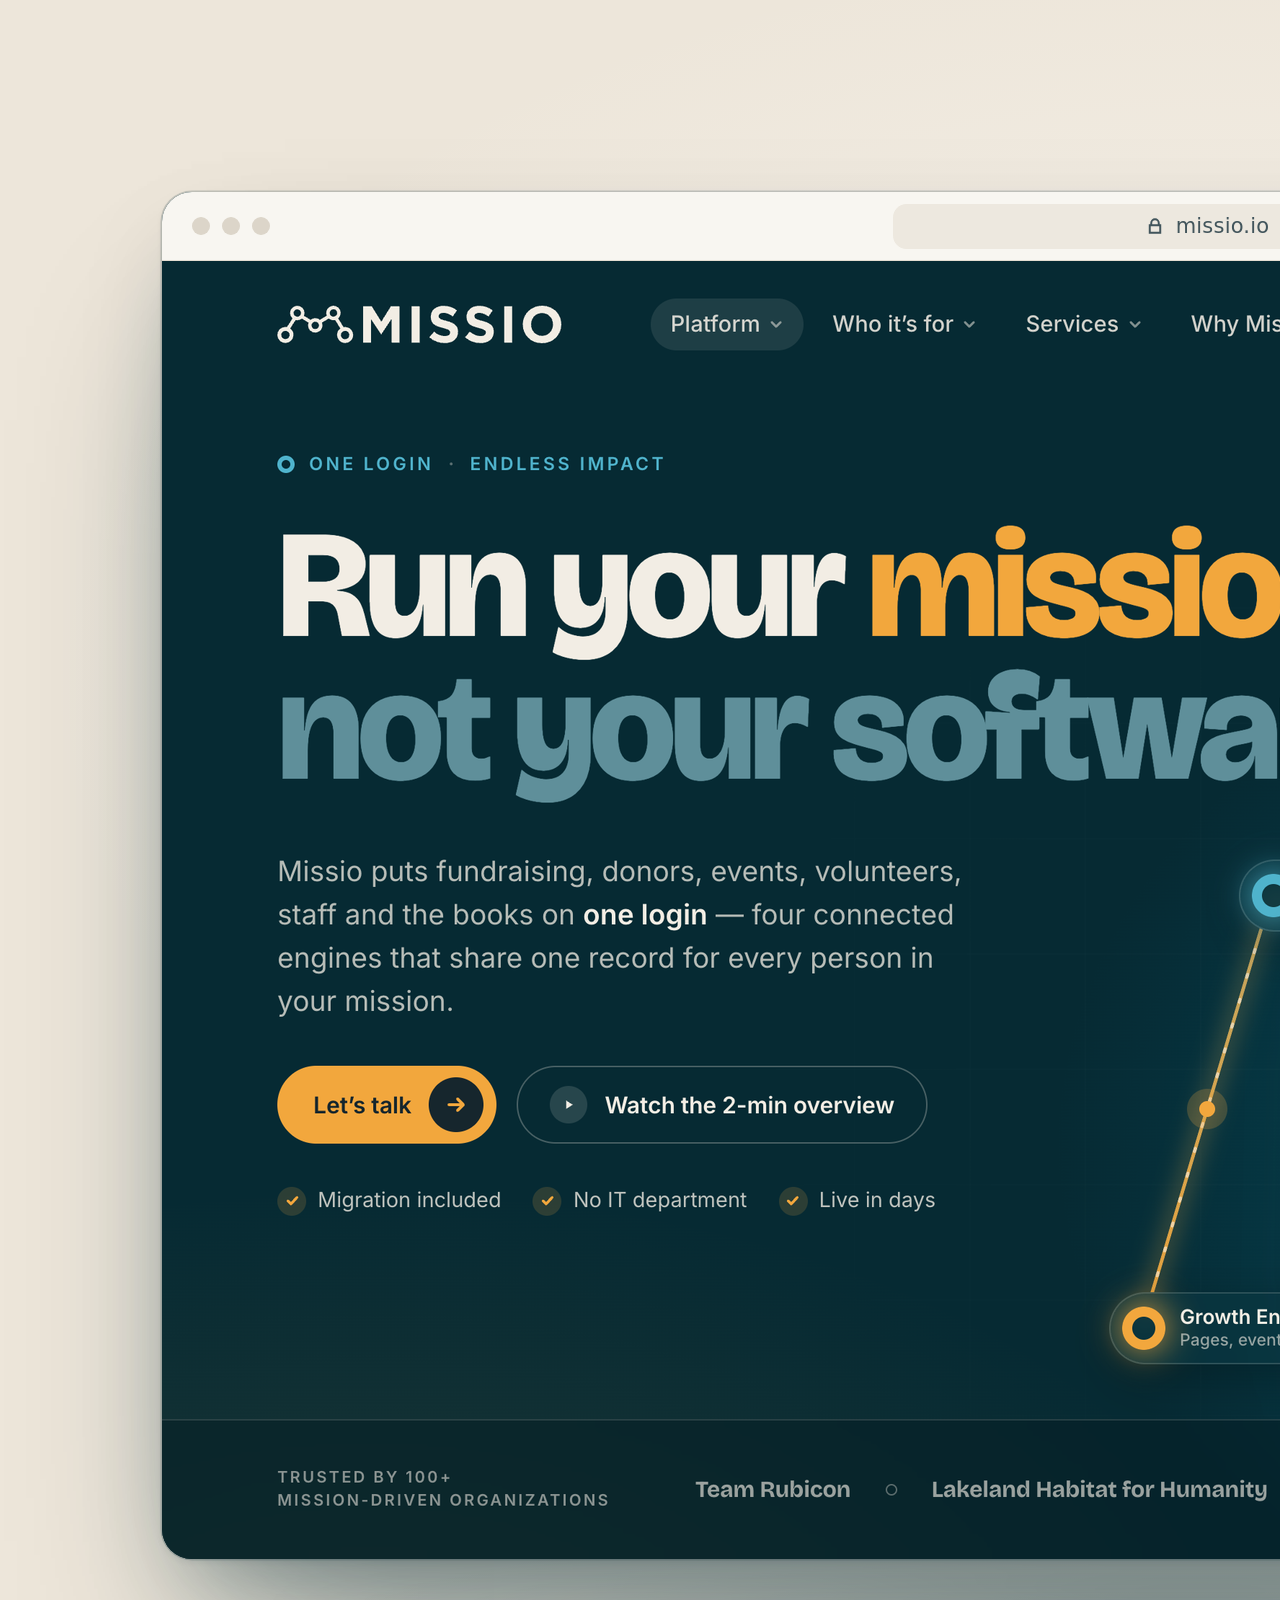
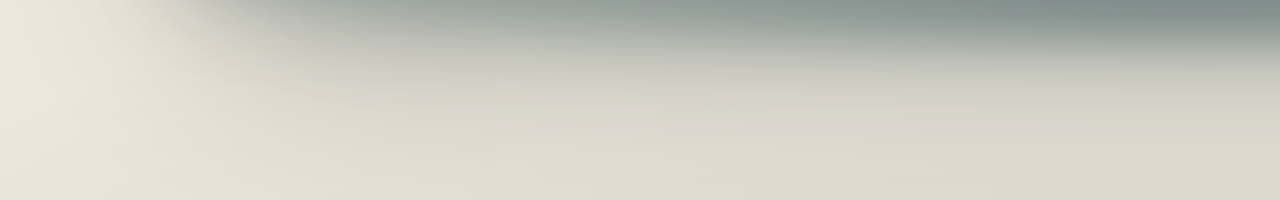
<file: entries/entry-1.html>
<!doctype html>
<html lang="en">
<head>
<meta charset="utf-8">
<title>Missio — bold website redesign · hero</title>
<style>
  *{margin:0;padding:0;box-sizing:border-box}
  html{zoom:1.5}
  html,body{width:1600px;height:1200px;overflow:hidden}
  body{background:#EDE6DA;position:relative;font-family:Inter,system-ui,sans-serif}
  /* soft studio light on warm paper */
  body::before{content:"";position:absolute;inset:0;background:
    radial-gradient(1100px 700px at 50% 38%, #F7F3EC 0%, rgba(247,243,236,0) 70%),
    radial-gradient(1400px 500px at 50% 112%, rgba(6,42,51,.10), rgba(6,42,51,0) 70%)}
  .floor{position:absolute;left:170px;right:170px;top:1040px;height:70px;border-radius:50%;
    background:radial-gradient(closest-side, rgba(6,42,51,.32), rgba(6,42,51,0));filter:blur(14px)}
  .browser{position:absolute;left:108px;top:128px;width:1384px;border-radius:20px;overflow:hidden;background:#062A33;
    box-shadow:0 0 0 1px rgba(6,42,51,.18), 0 2px 4px rgba(6,42,51,.08), 0 30px 60px -20px rgba(6,42,51,.35), 0 70px 120px -40px rgba(6,42,51,.45)}
  .bar{height:46px;background:#F8F6F1;display:flex;align-items:center;padding:0 20px;gap:18px;border-bottom:1px solid #E3DDD2}
  .dots{display:flex;gap:8px}
  .dots i{width:12px;height:12px;border-radius:50%;background:#DCD5C9}
  .url{margin:0 auto;transform:translateX(-30px);width:420px;height:30px;border-radius:9px;background:#EDE8DF;display:flex;align-items:center;justify-content:center;gap:8px;font:500 14px/1 Inter,system-ui,sans-serif;color:#41545B;letter-spacing:.01em}
  .url svg{width:12px;height:12px}
  .screen{width:1384px;height:865px;overflow:hidden;position:relative}
  .screen iframe{width:1440px;height:900px;border:0;transform:scale(.96111);transform-origin:0 0;display:block}
</style>
</head>
<body>
  <div class="floor"></div>
  <div class="browser">
    <div class="bar">
      <span class="dots"><i></i><i></i><i></i></span>
      <span class="url"><svg viewBox="0 0 12 12"><path d="M3.5 5.5V4a2.5 2.5 0 015 0v1.5M2.5 5.5h7v5h-7z" fill="none" stroke="#41545B" stroke-width="1.3"/></svg>missio.io</span>
    </div>
    <div class="screen"><img src="../assets/board/home-hero.png" alt="Missio homepage hero" style="width:1384px;height:865px;display:block"></div>
  </div>
</body>
</html>
</file>
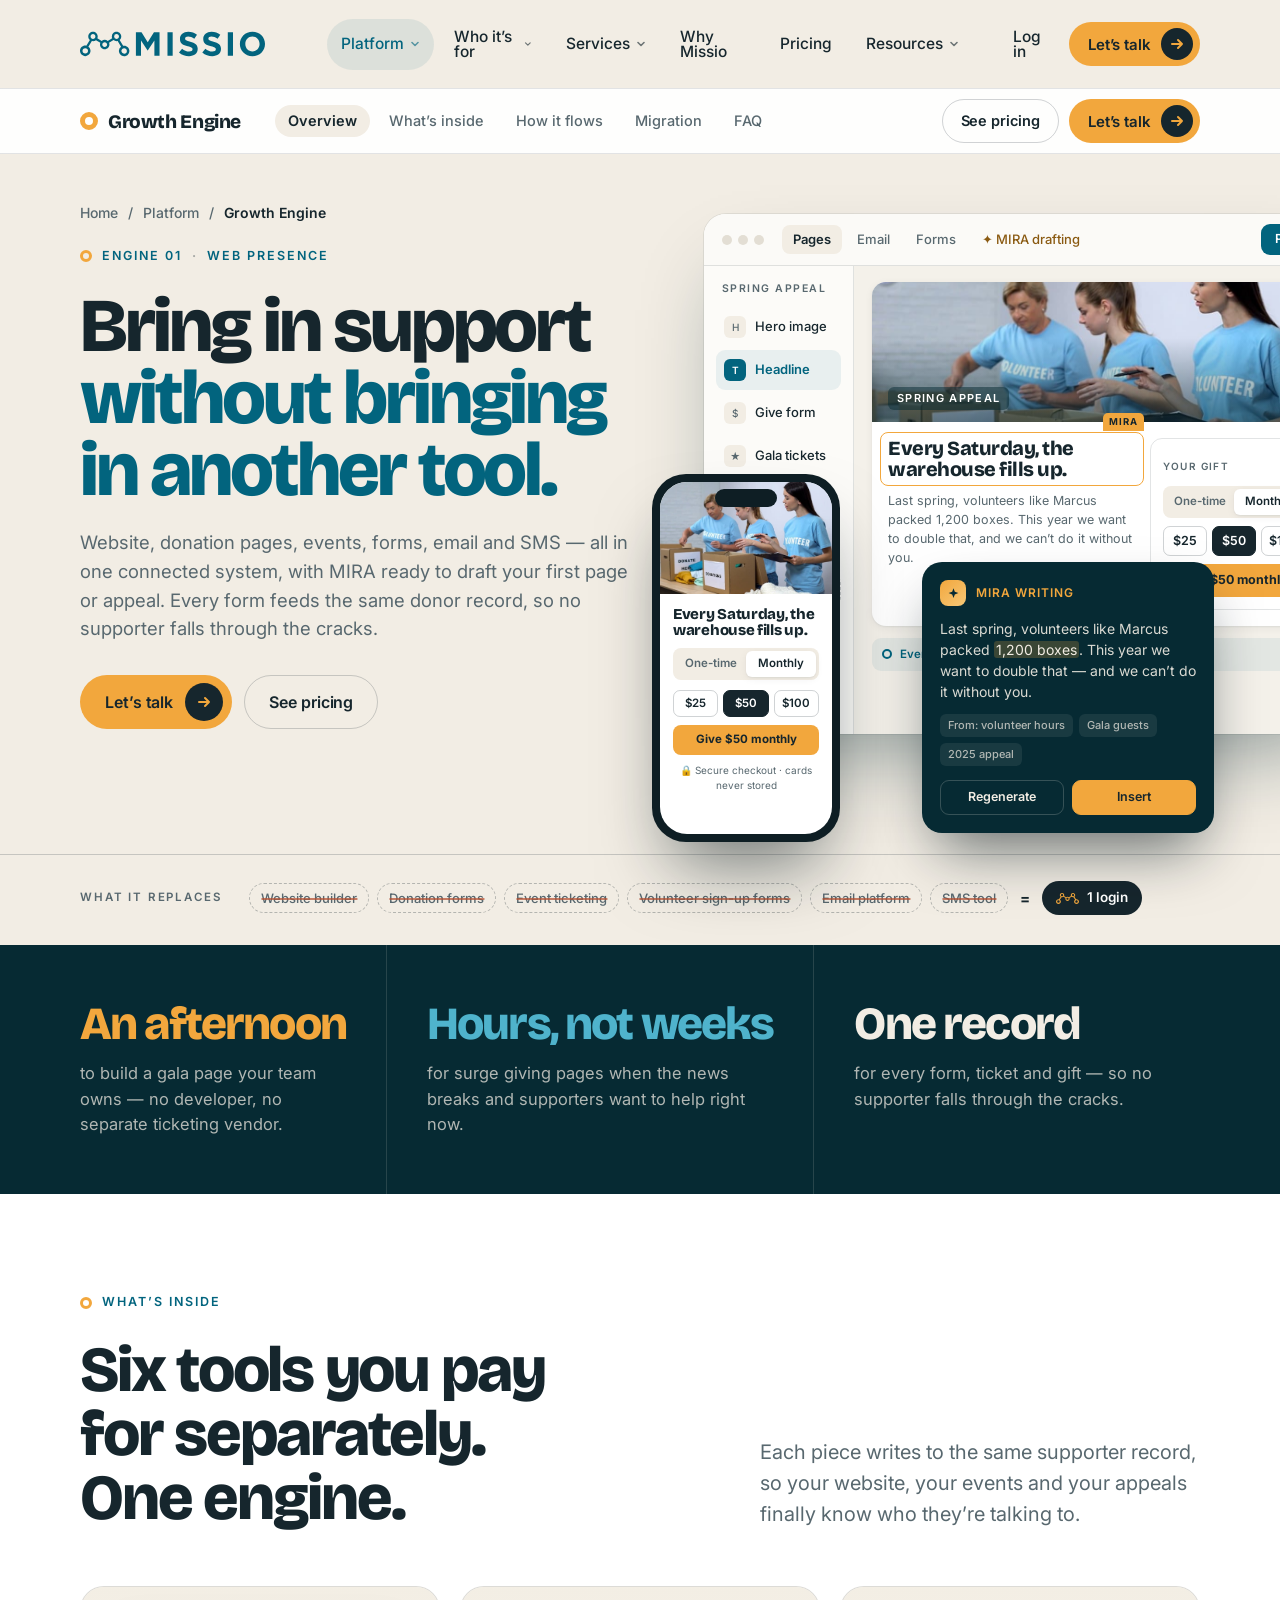
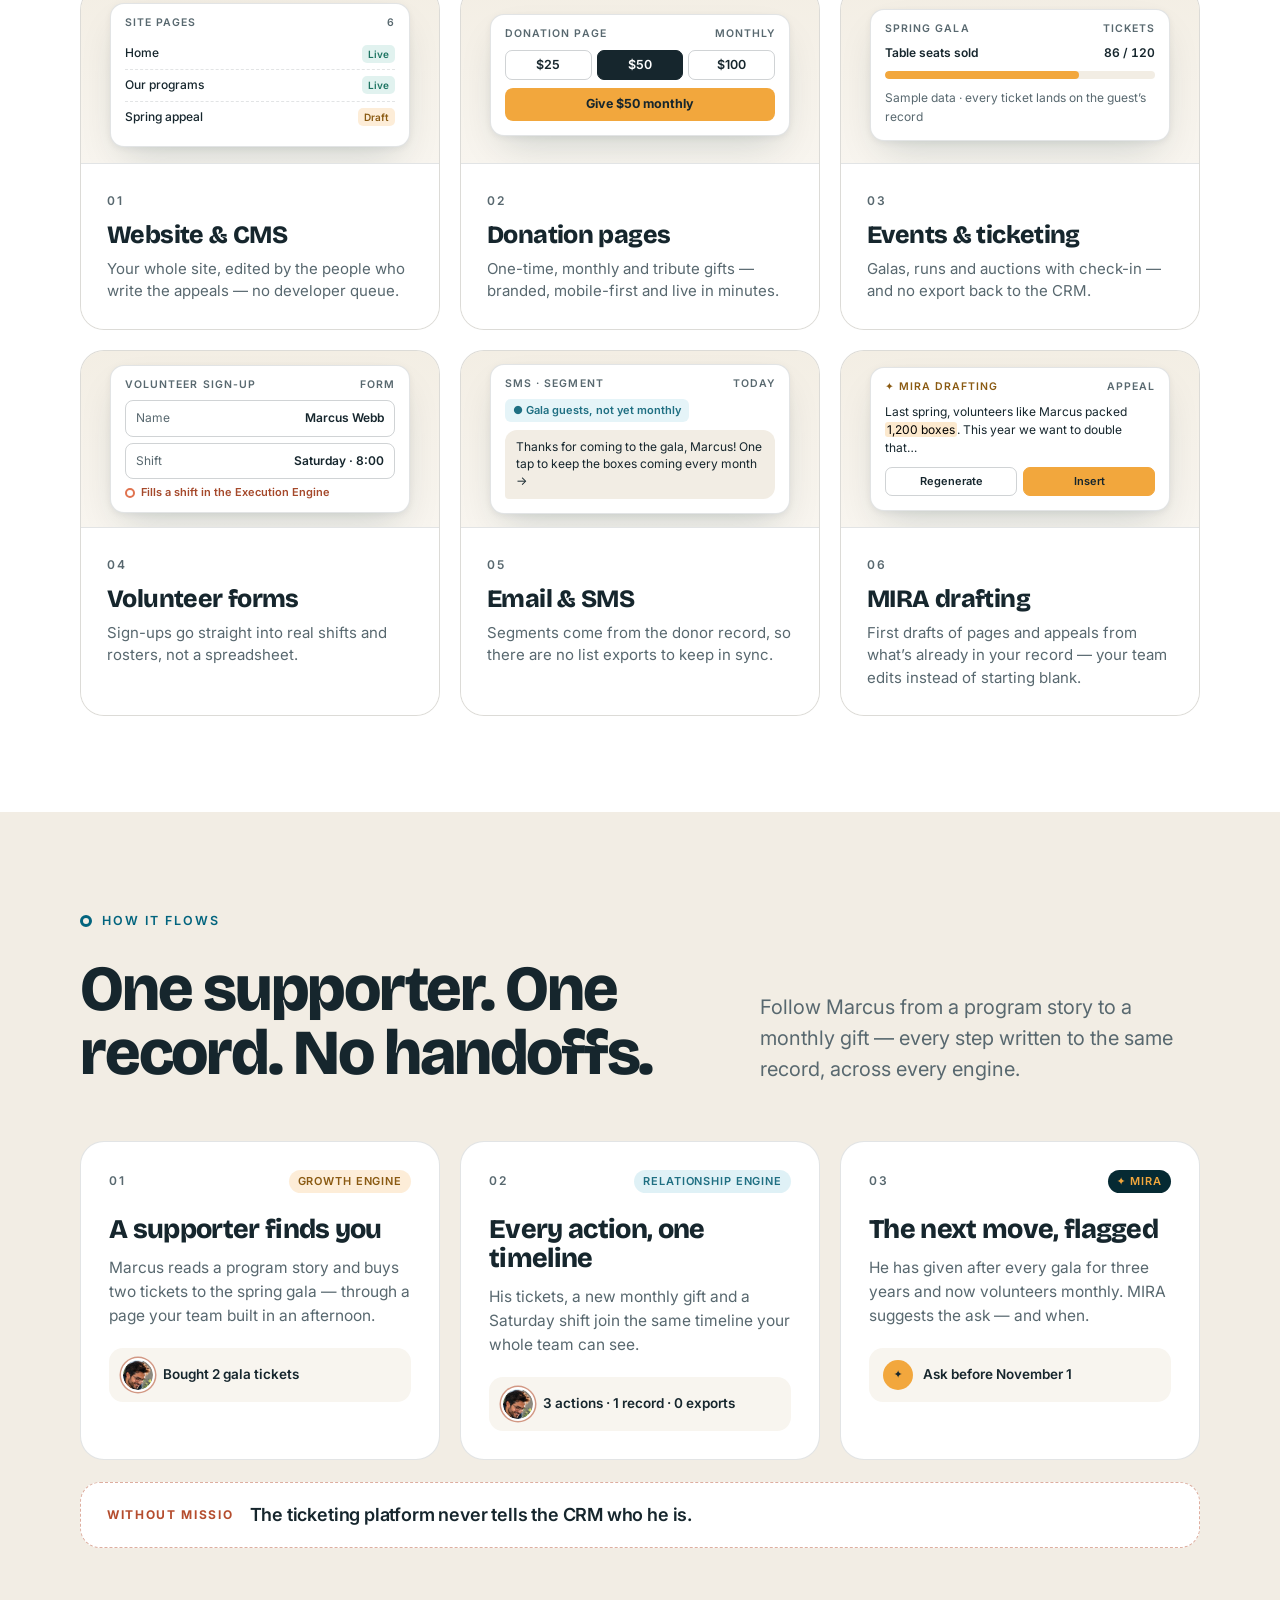
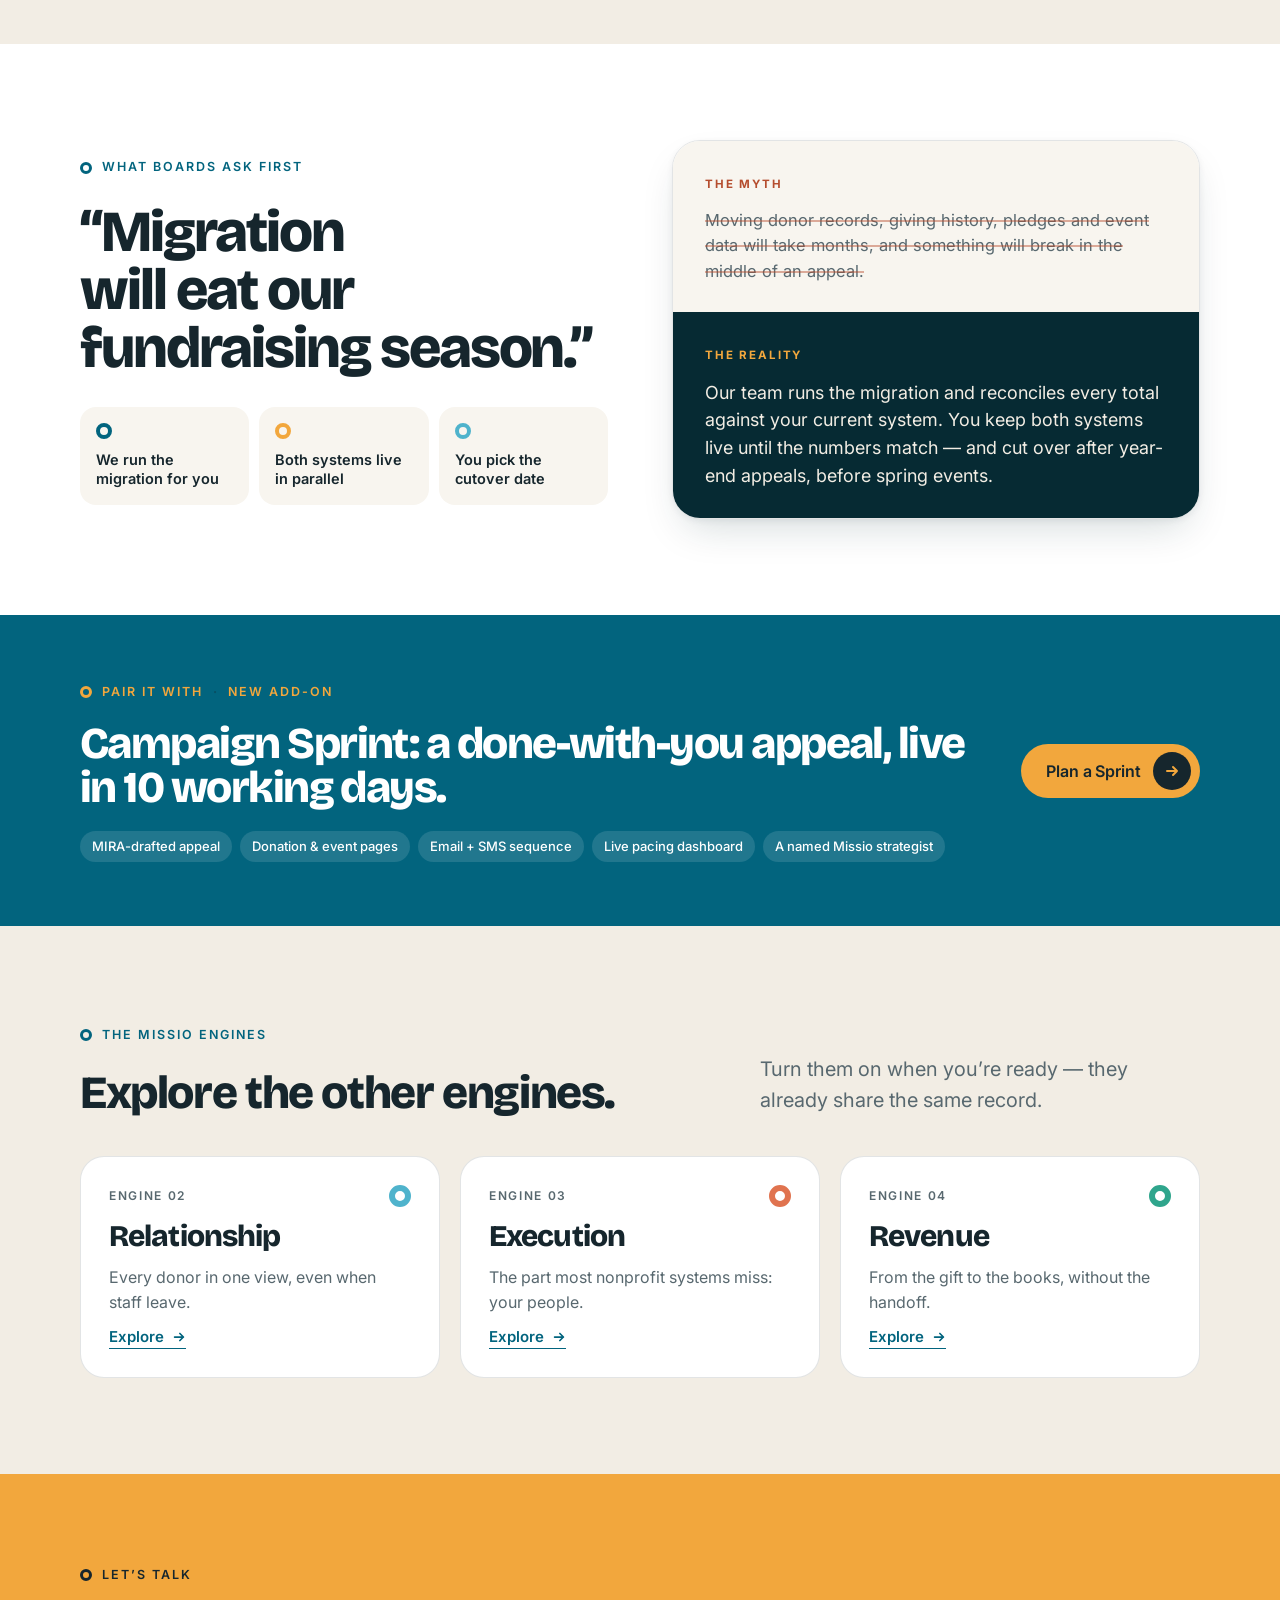
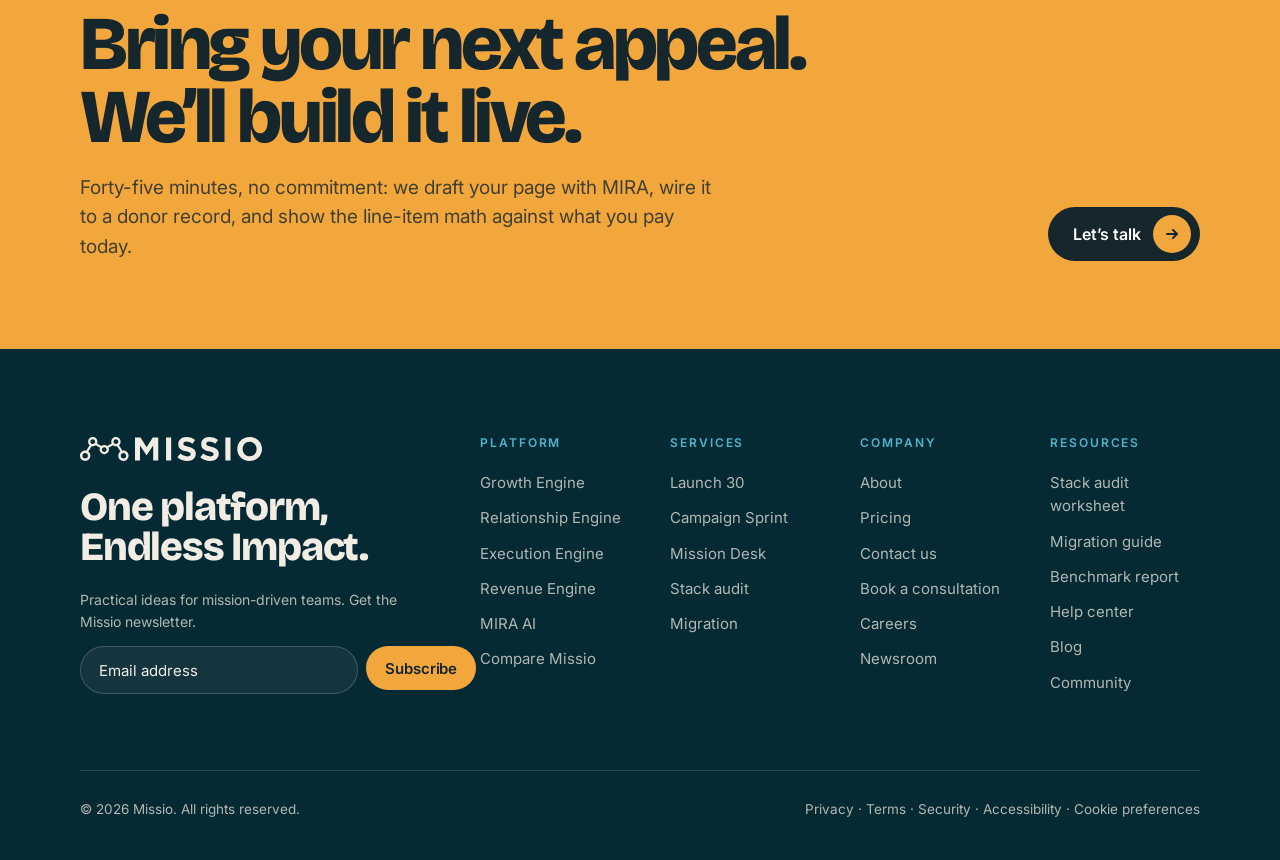
<file: site/growth-engine.html>
<!doctype html>
<html lang="en">
<head>
<meta charset="utf-8">
<meta name="viewport" content="width=device-width, initial-scale=1">
<title>Growth Engine — Missio</title>
<link rel="stylesheet" href="missio.css">
<style>
body{background:var(--paper)}
.nav-light .logo{height:26px}
.nav-light li{color:var(--ink)}
/* sticky sub-nav: always one click from "Let's talk" */
.subnav{position:sticky;top:0;z-index:20;background:rgba(255,255,255,.92);backdrop-filter:blur(10px);border-top:1px solid var(--line);border-bottom:1px solid var(--line)}
.subnav .wrap{display:flex;align-items:center;height:64px;gap:34px}
.subnav .nm{display:flex;align-items:center;gap:10px;font:800 19px/1 var(--display);letter-spacing:-.02em}
.subnav .nm i{width:18px;height:18px;border-radius:50%;border:5px solid var(--growth)}
.subnav .tabs{display:flex;gap:6px;font:500 14.5px/1 var(--text);color:var(--muted)}
.subnav .tabs span{padding:9px 13px;border-radius:999px}
.subnav .tabs span.on{background:var(--paper);color:var(--ink);font-weight:600}
.subnav .r{margin-left:auto;display:flex;gap:10px;align-items:center}
.subnav .r .btn-ghost{height:44px;font-size:14.5px;padding:0 18px}

/* hero */
.ghero{position:relative;padding:52px 0 0;overflow:hidden}
.ghero .wrap.top{display:grid;grid-template-columns:560px 1fr;gap:48px}
.crumb{font:500 14px/1 var(--text);color:var(--muted);display:flex;gap:10px;align-items:center}
.crumb b{color:var(--ink);font-weight:600}
.ghero .eyebrow{margin-top:30px}
.ghero .eyebrow .ring{color:var(--growth)}
.ghero h1{font-size:76px;line-height:.95;letter-spacing:-.04em;margin-top:20px}
.ghero h1 .hl{color:var(--teal)}
.ghero .lead{margin-top:22px;font-size:18.5px}
.ghero .ctas{display:flex;gap:12px;margin-top:32px}
.repl{display:flex !important;align-items:center;gap:28px;margin-top:8px;padding-top:26px !important;padding-bottom:30px;border-top:1px solid var(--line-strong);background-clip:content-box}
.repl small{white-space:nowrap;font:600 11.5px/1 var(--text);letter-spacing:.16em;text-transform:uppercase;color:var(--muted)}
.rp{display:flex;flex-wrap:nowrap;gap:8px;align-items:center}
.rp s{display:inline-flex;align-items:center;height:30px;padding:0 11px;border-radius:999px;border:1px dashed rgba(22,38,45,.28);font:500 13px/1 var(--text);color:var(--muted);text-decoration-color:rgba(181,77,46,.7);text-decoration-thickness:1.5px}
.rp .eq{font:700 15px/1 var(--text);color:var(--ink);margin:0 4px}
.rp .one{display:inline-flex;align-items:center;gap:8px;height:34px;padding:0 14px;border-radius:999px;background:var(--ink);color:#fff;font:600 13.5px/1 var(--text)}
.rp .one img{height:11px}

/* builder composition */
.comp{position:relative;height:640px}
.win{position:absolute;left:16px;top:8px;width:648px;height:520px;background:#fff;border-radius:22px;box-shadow:0 1px 0 rgba(255,255,255,.6) inset,0 40px 80px -28px rgba(6,42,51,.45),0 0 0 1px rgba(22,38,45,.08);overflow:hidden;display:grid;grid-template-rows:52px 1fr}
.wbar{display:flex;align-items:center;gap:18px;padding:0 18px;border-bottom:1px solid var(--line);background:#FBFAF7}
.wbar .dots{display:flex;gap:6px}
.wbar .dots i{width:10px;height:10px;border-radius:50%;background:#E3DED4}
.wbar .tabs{display:flex;gap:4px;font:500 13px/1 var(--text);color:var(--muted)}
.wbar .tabs span{padding:8px 11px;border-radius:8px}
.wbar .tabs span.on{background:var(--paper);color:var(--ink);font-weight:600}
.wbar .tabs span.m{color:#8A5A12}
.wbar .pub{margin-left:auto;font:600 12.5px/1 var(--text);background:var(--teal);color:#fff;padding:9px 14px;border-radius:9px}
.wbody{display:grid;grid-template-columns:150px 1fr}
.blocks{border-right:1px solid var(--line);padding:16px 12px;background:#FCFBF8}
.blocks small{display:block;white-space:nowrap;overflow:hidden;font:600 10.5px/1 var(--text);letter-spacing:.14em;text-transform:uppercase;color:var(--muted);padding:2px 6px 12px}
.blk{display:flex;align-items:center;gap:9px;padding:9px 8px;border-radius:9px;font:500 13px/1 var(--text);color:var(--ink);margin-bottom:3px}
.blk i{width:22px;height:22px;border-radius:6px;background:var(--paper);display:grid;place-items:center;font-style:normal;font-size:10px;color:var(--muted)}
.blk.on{background:rgba(2,100,126,.08);color:var(--teal);font-weight:600}
.blk.on i{background:var(--teal);color:#fff}
.blk.add{color:var(--muted);border:1px dashed var(--line-strong);margin-top:8px;justify-content:center}
.canvas{padding:16px 18px;background:#F4F1EA;position:relative}
.pg{background:#fff;border-radius:14px;overflow:hidden;box-shadow:var(--e1)}
.pg .ph{height:140px;background:url(../assets/nonprofit-benefits.jpg) center 30%/cover;position:relative}
.pg .ph::after{content:"";position:absolute;inset:0;background:linear-gradient(180deg,rgba(6,42,51,0) 40%,rgba(6,42,51,.55))}
.pg .ph span{position:absolute;left:16px;bottom:12px;z-index:1;font:600 11px/1 var(--text);letter-spacing:.12em;text-transform:uppercase;color:#fff;background:rgba(6,42,51,.5);padding:6px 9px;border-radius:6px}
.pg .pc{padding:16px 16px 16px;display:grid;grid-template-columns:1fr 168px;gap:14px}
.pg h5{font:800 20px/1.06 var(--display);letter-spacing:-.025em;position:relative}
.pg h5 .sel{position:absolute;inset:-6px -8px;border:1.5px solid var(--amber);border-radius:8px}
.pg h5 .sel::after{content:"MIRA";position:absolute;right:-1px;top:-20px;font:700 9.5px/1 var(--text);letter-spacing:.1em;background:var(--amber);color:var(--ink);padding:4px 6px;border-radius:5px 5px 0 0}
.pg p{font-size:12.5px;color:var(--muted);margin-top:12px;line-height:1.5}
.pg .form{border:1px solid var(--line);border-radius:12px;padding:12px}
.pg .form small{font:600 10px/1 var(--text);letter-spacing:.12em;text-transform:uppercase;color:var(--muted)}
.tg{display:grid;grid-template-columns:1fr 1fr;background:var(--paper);border-radius:8px;padding:3px;margin:9px 0 8px}
.tg span{text-align:center;font:600 11.5px/1 var(--text);padding:7px 0;border-radius:6px;color:var(--muted)}
.tg span.on{background:#fff;color:var(--ink);box-shadow:var(--e1)}
.am{display:grid;grid-template-columns:repeat(3,1fr);gap:5px}
.am span{border:1px solid var(--line-strong);border-radius:7px;text-align:center;padding:8px 0;font:600 12.5px/1 var(--text)}
.am span.on{background:var(--ink);color:#fff;border-color:var(--ink)}
.gv{margin-top:8px;background:var(--amber);border-radius:8px;text-align:center;padding:10px;font:700 12.5px/1 var(--text)}
.rec-line{margin-top:12px;display:flex;align-items:center;gap:8px;font:600 11.5px/1.3 var(--text);color:var(--teal);background:rgba(2,100,126,.07);padding:9px 10px;border-radius:9px}
.rec-line i{width:10px;height:10px;border-radius:50%;border:2.5px solid var(--teal);flex:none}

.miraP{position:absolute;right:-14px;top:356px;width:292px;background:var(--night);color:var(--paper);border-radius:20px;padding:18px;box-shadow:0 30px 60px -16px rgba(3,20,26,.6);z-index:3}
.miraP .h{display:flex;align-items:center;gap:10px;font:600 12px/1 var(--text);letter-spacing:.08em;text-transform:uppercase;color:var(--amber)}
.miraP .h i{width:26px;height:26px;border-radius:8px;background:linear-gradient(140deg,var(--amber),#F7C877);display:grid;place-items:center;color:var(--night)}
.miraP p{font-size:14px;line-height:1.5;margin-top:12px;color:rgba(242,237,228,.9)}
.miraP p mark{background:rgba(242,167,61,.22);color:var(--paper);border-radius:3px;padding:0 2px}
.miraP .src{display:flex;flex-wrap:wrap;gap:6px;margin-top:12px}
.miraP .src span{font:500 11px/1 var(--text);padding:6px 8px;border-radius:6px;background:rgba(242,237,228,.08);color:rgba(242,237,228,.7)}
.miraP .b{display:flex;gap:8px;margin-top:14px}
.miraP .b span{flex:1;text-align:center;font:600 12.5px/1 var(--text);padding:10px 0;border-radius:9px;border:1px solid rgba(242,237,228,.2)}
.miraP .b span.ok{background:var(--amber);color:var(--ink);border-color:var(--amber)}

.phone{position:absolute;left:-36px;top:268px;width:188px;height:368px;border-radius:34px;background:#0E1E24;padding:8px;box-shadow:0 40px 70px -20px rgba(3,20,26,.55);z-index:2}
.phone .scr{width:100%;height:100%;border-radius:27px;background:#fff;overflow:hidden;position:relative}
.phone .ph{height:112px;background:url(../assets/nonprofit-benefits.jpg) center 30%/cover}
.phone .notch{position:absolute;top:7px;left:50%;transform:translateX(-50%);width:62px;height:18px;border-radius:12px;background:#0E1E24;z-index:2}
.phone .in{padding:12px 13px}
.phone h6{font:800 15px/1.08 var(--display);letter-spacing:-.02em}
.phone .am{margin-top:10px}
.phone .am span{padding:7px 0;font-size:11.5px}
.phone .gv{font-size:11.5px;padding:9px}
.phone .sec-t{font-size:10px;color:var(--muted);text-align:center;margin-top:8px}

/* outcomes */
.outc{background:var(--night);color:var(--paper)}
.outc .wrap{display:grid;grid-template-columns:repeat(3,1fr);gap:0}
.outc .o{padding:56px 40px 56px 0;border-right:1px solid var(--line-dark);margin-right:40px}
.outc .o:last-child{border-right:0;margin-right:0}
.outc b{display:block;font:800 46px/1 var(--display);white-space:nowrap;letter-spacing:-.04em;color:var(--amber)}
.outc .o:nth-child(2) b{color:var(--sky)}
.outc .o:nth-child(3) b{color:var(--paper)}
.outc p{font-size:16.5px;color:rgba(242,237,228,.72);margin-top:14px;max-width:340px}

/* inside */
.inside{background:#fff}
.f-grid{display:grid;grid-template-columns:repeat(3,1fr);gap:20px}
.f{border-radius:24px;border:1px solid var(--line);background:var(--paper-2);overflow:hidden;display:flex;flex-direction:column}
.f .vis{height:176px;padding:20px;display:flex;align-items:center;justify-content:center;background:linear-gradient(180deg,#F3EEE4,#F8F5EF)}
.f .tx{padding:22px 26px 26px;border-top:1px solid var(--line);background:#fff;flex:1}
.f .n{font:600 12px/1 var(--text);letter-spacing:.14em;color:var(--muted)}
.f h4{font:800 25px/1.1 var(--display);letter-spacing:-.025em;margin-top:10px}
.f p{font-size:15px;color:var(--muted);margin-top:8px;line-height:1.5}
.ui{background:#fff;border-radius:14px;box-shadow:var(--e2);border:1px solid var(--line);padding:14px;width:100%;max-width:300px;font-size:12px}
.ui .uh{display:flex;justify-content:space-between;font:600 10.5px/1 var(--text);letter-spacing:.1em;text-transform:uppercase;color:var(--muted);margin-bottom:10px}
.pl{display:flex;align-items:center;gap:8px;padding:6px 0;border-bottom:1px dashed var(--line);font-weight:500}
.pl:last-child{border-bottom:0}
.pl .st{margin-left:auto;font:600 10px/1 var(--text);padding:4px 6px;border-radius:5px;background:rgba(47,165,140,.14);color:#1F7563}
.pl .st.d{background:rgba(242,167,61,.2);color:#8A5A12}
.bar2{height:8px;border-radius:99px;background:var(--paper);overflow:hidden;margin-top:8px}
.bar2 i{display:block;height:100%;border-radius:99px;background:var(--growth)}
.fld{border:1px solid var(--line-strong);border-radius:8px;padding:8px 10px;margin-bottom:6px;color:var(--muted);display:flex;justify-content:space-between}
.fld b{color:var(--ink);font-weight:600}
.to{display:flex;align-items:center;gap:6px;margin-top:8px;font:600 11px/1 var(--text);color:#A5492B}
.to i{width:10px;height:10px;border-radius:50%;border:2.5px solid var(--execution)}
.sms{background:var(--paper);border-radius:12px 12px 12px 4px;padding:9px 11px;line-height:1.4;margin-top:8px}
.seg{display:inline-flex;align-items:center;gap:6px;background:rgba(79,179,204,.15);color:#1F6F82;font:600 11px/1 var(--text);padding:6px 8px;border-radius:6px}
.mtx{line-height:1.5;color:var(--ink)}
.mtx mark{background:rgba(242,167,61,.25);border-radius:3px;padding:0 2px}
.mb{display:flex;gap:6px;margin-top:10px}
.mb span{flex:1;text-align:center;padding:8px 0;border-radius:7px;border:1px solid var(--line-strong);font:600 11px/1 var(--text)}
.mb span.ok{background:var(--amber);border-color:var(--amber)}

/* flow */
.flow{background:var(--paper)}
.fl-grid{display:grid;grid-template-columns:repeat(3,1fr);gap:20px;position:relative}
.fs{background:#fff;border-radius:24px;border:1px solid var(--line);padding:28px;position:relative}
.fs .k{display:flex;align-items:center;justify-content:space-between}
.fs .k span{font:600 12px/1 var(--text);letter-spacing:.14em;color:var(--muted)}
.fs .k em{font-style:normal;font:600 11px/1 var(--text);letter-spacing:.08em;text-transform:uppercase;padding:6px 9px;border-radius:999px}
.fs h4{font:800 27px/1.08 var(--display);letter-spacing:-.025em;margin-top:22px}
.fs p{font-size:15.5px;color:var(--muted);margin-top:12px;line-height:1.55}
.fs .ev{margin-top:20px;display:flex;align-items:center;gap:10px;padding:12px 14px;border-radius:14px;background:var(--paper-2);font:600 13.5px/1.3 var(--text)}
.fs .ev .av{width:30px;height:30px;font-size:11px;background:var(--rust)}
.without{margin-top:22px;display:flex;align-items:center;gap:16px;padding:20px 26px;border-radius:20px;background:#fff;border:1.5px dashed rgba(181,77,46,.45)}
.without b{font:700 12px/1 var(--text);letter-spacing:.14em;text-transform:uppercase;color:var(--rust);white-space:nowrap}
.without p{font:600 18px/1.35 var(--text);letter-spacing:-.01em}

/* objection */
.objg{background:#fff}
.objg .wrap{display:grid;grid-template-columns:1fr 1fr;gap:64px;align-items:center}
.mr{border-radius:28px;overflow:hidden;border:1px solid var(--line);box-shadow:var(--e2)}
.mr > div{padding:28px 32px}
.mr small{font:700 11.5px/1 var(--text);letter-spacing:.16em;text-transform:uppercase}
.mr p{font-size:16.5px;line-height:1.55;margin-top:12px}
.mr .myth{background:var(--paper-2)}
.mr .myth small{color:var(--rust)}
.mr .myth p{color:var(--muted);text-decoration:line-through;text-decoration-color:rgba(181,77,46,.45);text-decoration-thickness:1.5px}
.mr .real{background:var(--night);color:var(--paper)}
.mr .real small{color:var(--amber)}
.mr .real p{font-size:18px;color:var(--paper)}
.facts{display:grid;grid-template-columns:repeat(3,1fr);gap:10px;margin-top:30px}
.facts div{border-radius:16px;background:var(--paper-2);padding:16px;font:600 14.5px/1.3 var(--text)}
.facts div i{display:block;width:16px;height:16px;border-radius:50%;border:4px solid var(--teal);margin-bottom:12px}

/* add-on */
.addon{background:var(--teal);color:#fff}
.addon .wrap{display:grid;grid-template-columns:1fr auto;gap:48px;align-items:center;padding-top:64px;padding-bottom:64px}
.addon .eyebrow{color:var(--amber)}
.addon h3{font:800 44px/1.02 var(--display);letter-spacing:-.035em;margin-top:16px}
.addon p{font-size:17.5px;color:rgba(255,255,255,.8);margin-top:14px;max-width:760px}
.addon .inc{display:flex;gap:8px;margin-top:20px;flex-wrap:wrap}
.addon .inc span{font:500 13px/1 var(--text);padding:9px 12px;border-radius:999px;background:rgba(255,255,255,.12)}

/* other engines */
.others{background:var(--paper)}
.o-grid{display:grid;grid-template-columns:repeat(3,1fr);gap:20px}
.oe{background:#fff;border-radius:24px;border:1px solid var(--line);padding:28px;display:flex;flex-direction:column;gap:14px;min-height:220px}
.oe .t{display:flex;align-items:center;justify-content:space-between}
.oe .t span{font:600 12px/1 var(--text);letter-spacing:.14em;color:var(--muted)}
.oe .t i{width:22px;height:22px;border-radius:50%;border:6px solid}
.oe h4{font:800 30px/1 var(--display);letter-spacing:-.03em}
.oe p{font-size:16px;color:var(--muted)}
.oe .link-arrow{margin-top:auto;align-self:flex-start}

/* cta */
.gcta{background:var(--amber)}
.gcta .wrap{padding-top:88px;padding-bottom:88px;display:grid;grid-template-columns:1fr auto;gap:40px;align-items:end}
.gcta h2{font-size:76px;letter-spacing:-.045em;line-height:.95}
.gcta p{font-size:19px;margin-top:20px;max-width:640px;color:rgba(22,38,45,.8)}
.gcta .ctas{display:flex;gap:12px}

.av{width:44px;height:44px;border-radius:50%;display:grid;place-items:center;font:700 13px/1 var(--text);color:#fff;flex:none}
.avp{background:#fff !important;padding:0;overflow:hidden;box-shadow:0 0 0 2px #fff,0 0 0 3.5px rgba(181,77,46,.55)}
.avp img{width:100%;height:100%;object-fit:cover;border-radius:50%}
/* mobile */
.m-sticky{display:none}
@media (max-width:760px){
  .subnav .tabs,.subnav .r .btn-ghost{display:none}
  .subnav .wrap{height:56px}
  .subnav .nm{font-size:17px}
  .ghero{padding-top:26px}
  .ghero .wrap.top{grid-template-columns:1fr;gap:0}
  .ghero .eyebrow{margin-top:18px}
  .ghero h1{font-size:44px;margin-top:14px}
  .ghero .lead{font-size:16px;margin-top:16px}
  .ghero .ctas{flex-direction:column;gap:10px;margin-top:22px}
  .ghero .ctas .btn{width:100%;justify-content:space-between}
  .ghero .ctas .btn-ghost{justify-content:center}
  .repl{display:none !important}
  .rp s{height:27px;font-size:12px;padding:0 9px}
  .comp{height:420px;margin-top:26px}
  .win,.miraP{display:none}
  .phone{left:50%;transform:translateX(-50%);top:0}
  .outc .wrap,.f-grid,.fl-grid,.objg .wrap,.o-grid,.addon .wrap,.gcta .wrap{grid-template-columns:1fr}
  .m-sticky{display:flex;position:fixed;left:12px;right:12px;bottom:12px;z-index:60;background:var(--ink);color:#fff;border-radius:999px;padding:7px 7px 7px 20px;align-items:center;justify-content:space-between;box-shadow:0 14px 30px rgba(0,0,0,.3)}
  .m-sticky span{font:600 14px/1.2 var(--text)}
  .m-sticky small{display:block;font-weight:400;font-size:12px;opacity:.7}
}
</style>
</head>
<body>
<svg width="0" height="0" style="position:absolute">
  <defs>
    <symbol id="arr" viewBox="0 0 16 16"><path d="M3 8h10M9 4l4 4-4 4" fill="none" stroke="currentColor" stroke-width="2" stroke-linecap="round" stroke-linejoin="round"/></symbol>
    <symbol id="chev" viewBox="0 0 10 10"><path d="M2 3.5l3 3 3-3" fill="none" stroke="currentColor" stroke-width="1.6" stroke-linecap="round" stroke-linejoin="round"/></symbol>
    <symbol id="chk" viewBox="0 0 12 12"><path d="M2.5 6.2l2.3 2.3 4.7-5" fill="none" stroke="currentColor" stroke-width="2" stroke-linecap="round" stroke-linejoin="round"/></symbol>
    <symbol id="spark" viewBox="0 0 16 16"><path d="M8 1.5l1.6 4.3 4.4 1.7-4.4 1.7L8 13.5 6.4 9.2 2 7.5l4.4-1.7z" fill="currentColor"/></symbol>
  </defs>
</svg>

<nav class="nav nav-light">
  <div class="wrap">
    <a href="home.html"><img class="logo" src="../assets/missio-logo-teal.svg" alt="Missio"></a>
    <ul>
      <li class="on">Platform <svg><use href="#chev"/></svg></li>
      <li>Who it’s for <svg><use href="#chev"/></svg></li>
      <li>Services <svg><use href="#chev"/></svg></li>
      <li>Why Missio</li>
      <li>Pricing</li>
      <li>Resources <svg><use href="#chev"/></svg></li>
    </ul>
    <div class="right">
      <span class="hide-m">Log in</span>
      <a class="btn btn-amber btn-sm hide-m">Let’s talk <span class="arr"><svg><use href="#arr"/></svg></span></a>
      <span class="burger"><svg width="18" height="12" viewBox="0 0 18 12"><path d="M1 1h16M1 6h16M1 11h10" stroke="currentColor" stroke-width="1.8" stroke-linecap="round"/></svg></span>
    </div>
  </div>
</nav>

<div class="subnav">
  <div class="wrap">
    <span class="nm"><i></i>Growth Engine</span>
    <div class="tabs"><span class="on">Overview</span><span>What’s inside</span><span>How it flows</span><span>Migration</span><span>FAQ</span></div>
    <div class="r"><a class="btn btn-ghost">See pricing</a><a class="btn btn-amber btn-sm">Let’s talk <span class="arr"><svg><use href="#arr"/></svg></span></a></div>
  </div>
</div>

<!-- ============ HERO ============ -->
<header class="ghero">
  <div class="wrap top">
    <div>
      <div class="crumb"><a href="home.html">Home</a> <span>/</span> Platform <span>/</span> <b>Growth Engine</b></div>
      <span class="eyebrow"><span class="ring"></span>Engine 01 <b>·</b> Web presence</span>
      <h1 class="d1">Bring in support <span class="hl">without bringing in another tool.</span></h1>
      <p class="lead">Website, donation pages, events, forms, email and SMS — all in one connected system, with MIRA ready to draft your first page or appeal. Every form feeds the same donor record, so no supporter falls through the cracks.</p>
      <div class="ctas">
        <a class="btn btn-amber">Let’s talk <span class="arr"><svg><use href="#arr"/></svg></span></a>
        <a class="btn btn-ghost">See pricing</a>
      </div>
    </div>

    <div class="comp">
      <div class="win">
        <div class="wbar">
          <span class="dots"><i></i><i></i><i></i></span>
          <div class="tabs"><span class="on">Pages</span><span>Email</span><span>Forms</span><span class="m">✦ MIRA drafting</span></div>
          <span class="pub">Publish</span>
        </div>
        <div class="wbody">
          <div class="blocks">
            <small>Spring appeal</small>
            <div class="blk"><i>H</i>Hero image</div>
            <div class="blk on"><i>T</i>Headline</div>
            <div class="blk"><i>$</i>Give form</div>
            <div class="blk"><i>★</i>Gala tickets</div>
            <div class="blk"><i>✓</i>Volunteers</div>
            <div class="blk"><i>@</i>Email follow-up</div>
            <div class="blk add">+ Add block</div>
          </div>
          <div class="canvas">
            <div class="pg">
              <div class="ph"><span>Spring appeal</span></div>
              <div class="pc">
                <div>
                  <h5><span class="sel"></span>Every Saturday, the warehouse fills up.</h5>
                  <p>Last spring, volunteers like Marcus packed 1,200 boxes. This year we want to double that, and we can’t do it without you.</p>
                </div>
                <div class="form">
                  <small>Your gift</small>
                  <div class="tg"><span>One-time</span><span class="on">Monthly</span></div>
                  <div class="am"><span>$25</span><span class="on">$50</span><span>$100</span></div>
                  <div class="gv">Give $50 monthly</div>
                </div>
              </div>
            </div>
            <div class="rec-line"><i></i>Every gift lands on the donor’s record</div>
          </div>
        </div>
      </div>

      <div class="phone"><div class="scr"><span class="notch"></span><div class="ph"></div><div class="in"><h6>Every Saturday, the warehouse fills up.</h6><div class="tg" style="margin-top:10px"><span>One-time</span><span class="on">Monthly</span></div><div class="am"><span>$25</span><span class="on">$50</span><span>$100</span></div><div class="gv">Give $50 monthly</div><div class="sec-t">🔒 Secure checkout · cards never stored</div></div></div></div>

      <div class="miraP">
        <div class="h"><i><svg width="13" height="13"><use href="#spark"/></svg></i>MIRA writing</div>
        <p>Last spring, volunteers like Marcus packed <mark>1,200 boxes</mark>. This year we want to double that — and we can’t do it without you.</p>
        <div class="src"><span>From: volunteer hours</span><span>Gala guests</span><span>2025 appeal</span></div>
        <div class="b"><span>Regenerate</span><span class="ok">Insert</span></div>
      </div>
    </div>
  </div>
  <div class="wrap repl">
    <small>What it replaces</small>
    <div class="rp"><s>Website builder</s><s>Donation forms</s><s>Event ticketing</s><s>Volunteer sign-up forms</s><s>Email platform</s><s>SMS tool</s><span class="eq">=</span><span class="one"><img src="../assets/missio-mark-amber.svg" alt="">1 login</span></div>
  </div>
</header>

<!-- ============ OUTCOMES ============ -->
<section class="outc">
  <div class="wrap">
    <div class="o"><b>An afternoon</b><p>to build a gala page your team owns — no developer, no separate ticketing vendor.</p></div>
    <div class="o"><b>Hours, not weeks</b><p>for surge giving pages when the news breaks and supporters want to help right now.</p></div>
    <div class="o"><b>One record</b><p>for every form, ticket and gift — so no supporter falls through the cracks.</p></div>
  </div>
</section>

<!-- ============ WHAT'S INSIDE ============ -->
<section class="sec inside">
  <div class="wrap">
    <div class="sec-head">
      <div>
        <span class="eyebrow"><span class="ring" style="color:var(--growth)"></span>What’s inside</span>
        <h2 class="d2" style="margin-top:22px">Six tools you pay for separately. One engine.</h2>
      </div>
      <p class="lead">Each piece writes to the same supporter record, so your website, your events and your appeals finally know who they’re talking to.</p>
    </div>
    <div class="f-grid">
      <div class="f"><div class="vis"><div class="ui"><div class="uh"><span>Site pages</span><span>6</span></div><div class="pl">Home<span class="st">Live</span></div><div class="pl">Our programs<span class="st">Live</span></div><div class="pl">Spring appeal<span class="st d">Draft</span></div></div></div><div class="tx"><span class="n">01</span><h4>Website &amp; CMS</h4><p>Your whole site, edited by the people who write the appeals — no developer queue.</p></div></div>
      <div class="f"><div class="vis"><div class="ui"><div class="uh"><span>Donation page</span><span>Monthly</span></div><div class="am"><span>$25</span><span class="on">$50</span><span>$100</span></div><div class="gv">Give $50 monthly</div></div></div><div class="tx"><span class="n">02</span><h4>Donation pages</h4><p>One-time, monthly and tribute gifts — branded, mobile-first and live in minutes.</p></div></div>
      <div class="f"><div class="vis"><div class="ui"><div class="uh"><span>Spring gala</span><span>Tickets</span></div><div class="pl" style="border:0;padding:0"><b style="font-weight:600">Table seats sold</b><span style="margin-left:auto;font-weight:600" class="tnum">86 / 120</span></div><div class="bar2"><i style="width:72%"></i></div><div style="margin-top:10px;color:var(--muted)">Sample data · every ticket lands on the guest’s record</div></div></div><div class="tx"><span class="n">03</span><h4>Events &amp; ticketing</h4><p>Galas, runs and auctions with check-in — and no export back to the CRM.</p></div></div>
      <div class="f"><div class="vis"><div class="ui"><div class="uh"><span>Volunteer sign-up</span><span>Form</span></div><div class="fld">Name <b>Marcus Webb</b></div><div class="fld">Shift <b>Saturday · 8:00</b></div><div class="to"><i></i>Fills a shift in the Execution Engine</div></div></div><div class="tx"><span class="n">04</span><h4>Volunteer forms</h4><p>Sign-ups go straight into real shifts and rosters, not a spreadsheet.</p></div></div>
      <div class="f"><div class="vis"><div class="ui"><div class="uh"><span>SMS · segment</span><span>Today</span></div><span class="seg">● Gala guests, not yet monthly</span><div class="sms">Thanks for coming to the gala, Marcus! One tap to keep the boxes coming every month →</div></div></div><div class="tx"><span class="n">05</span><h4>Email &amp; SMS</h4><p>Segments come from the donor record, so there are no list exports to keep in sync.</p></div></div>
      <div class="f"><div class="vis"><div class="ui"><div class="uh"><span style="color:#8A5A12">✦ MIRA drafting</span><span>Appeal</span></div><div class="mtx">Last spring, volunteers like Marcus packed <mark>1,200 boxes</mark>. This year we want to double that…</div><div class="mb"><span>Regenerate</span><span class="ok">Insert</span></div></div></div><div class="tx"><span class="n">06</span><h4>MIRA drafting</h4><p>First drafts of pages and appeals from what’s already in your record — your team edits instead of starting blank.</p></div></div>
    </div>
  </div>
</section>

<!-- ============ HOW IT FLOWS ============ -->
<section class="sec flow">
  <div class="wrap">
    <div class="sec-head">
      <div>
        <span class="eyebrow"><span class="ring"></span>How it flows</span>
        <h2 class="d2" style="margin-top:22px">One supporter. One record. No handoffs.</h2>
      </div>
      <p class="lead">Follow Marcus from a program story to a monthly gift — every step written to the same record, across every engine.</p>
    </div>
    <div class="fl-grid">
      <div class="fs"><div class="k"><span>01</span><em style="background:rgba(242,167,61,.2);color:#8A5A12">Growth Engine</em></div><h4>A supporter finds you</h4><p>Marcus reads a program story and buys two tickets to the spring gala — through a page your team built in an afternoon.</p><div class="ev"><span class="av avp"><img src="../assets/avatar-marcus.jpg" alt="Marcus Webb"></span>Bought 2 gala tickets</div></div>
      <div class="fs"><div class="k"><span>02</span><em style="background:rgba(79,179,204,.18);color:#1F6F82">Relationship Engine</em></div><h4>Every action, one timeline</h4><p>His tickets, a new monthly gift and a Saturday shift join the same timeline your whole team can see.</p><div class="ev"><span class="av avp"><img src="../assets/avatar-marcus.jpg" alt="Marcus Webb"></span>3 actions · 1 record · 0 exports</div></div>
      <div class="fs"><div class="k"><span>03</span><em style="background:var(--night);color:var(--amber)">✦ MIRA</em></div><h4>The next move, flagged</h4><p>He has given after every gala for three years and now volunteers monthly. MIRA suggests the ask — and when.</p><div class="ev"><span class="av" style="background:var(--amber);color:var(--ink)">✦</span>Ask before November 1</div></div>
    </div>
    <div class="without"><b>Without Missio</b><p>The ticketing platform never tells the CRM who he is.</p></div>
  </div>
</section>

<!-- ============ OBJECTION ============ -->
<section class="sec objg">
  <div class="wrap">
    <div>
      <span class="eyebrow"><span class="ring"></span>What boards ask first</span>
      <h2 class="d2" style="margin-top:22px;font-size:58px">“Migration will eat our fundraising season.”</h2>
      <div class="facts">
        <div><i></i>We run the migration for you</div>
        <div><i style="border-color:var(--amber)"></i>Both systems live in parallel</div>
        <div><i style="border-color:var(--sky)"></i>You pick the cutover date</div>
      </div>
    </div>
    <div class="mr">
      <div class="myth"><small>The myth</small><p>Moving donor records, giving history, pledges and event data will take months, and something will break in the middle of an appeal.</p></div>
      <div class="real"><small>The reality</small><p>Our team runs the migration and reconciles every total against your current system. You keep both systems live until the numbers match — and cut over after year-end appeals, before spring events.</p></div>
    </div>
  </div>
</section>

<!-- ============ ADD-ON ============ -->
<section class="addon">
  <div class="wrap">
    <div>
      <span class="eyebrow"><span class="ring"></span>Pair it with <b>·</b> new add-on</span>
      <h3>Campaign Sprint: a done-with-you appeal, live in 10 working days.</h3>
      <div class="inc"><span>MIRA-drafted appeal</span><span>Donation &amp; event pages</span><span>Email + SMS sequence</span><span>Live pacing dashboard</span><span>A named Missio strategist</span></div>
    </div>
    <a class="btn btn-amber">Plan a Sprint <span class="arr"><svg><use href="#arr"/></svg></span></a>
  </div>
</section>

<!-- ============ OTHER ENGINES ============ -->
<section class="sec others">
  <div class="wrap">
    <div class="sec-head" style="margin-bottom:40px">
      <div>
        <span class="eyebrow"><span class="ring"></span>The Missio engines</span>
        <h2 class="d3" style="margin-top:20px">Explore the other engines.</h2>
      </div>
      <p class="lead">Turn them on when you’re ready — they already share the same record.</p>
    </div>
    <div class="o-grid">
      <div class="oe"><div class="t"><span>ENGINE 02</span><i style="border-color:var(--relation)"></i></div><h4>Relationship</h4><p>Every donor in one view, even when staff leave.</p><a class="link-arrow">Explore <svg width="14" height="14"><use href="#arr"/></svg></a></div>
      <div class="oe"><div class="t"><span>ENGINE 03</span><i style="border-color:var(--execution)"></i></div><h4>Execution</h4><p>The part most nonprofit systems miss: your people.</p><a class="link-arrow">Explore <svg width="14" height="14"><use href="#arr"/></svg></a></div>
      <div class="oe"><div class="t"><span>ENGINE 04</span><i style="border-color:var(--revenue)"></i></div><h4>Revenue</h4><p>From the gift to the books, without the handoff.</p><a class="link-arrow">Explore <svg width="14" height="14"><use href="#arr"/></svg></a></div>
    </div>
  </div>
</section>

<!-- ============ CTA ============ -->
<section class="gcta">
  <div class="wrap">
    <div>
      <span class="eyebrow" style="color:var(--ink)"><span class="ring"></span>Let’s talk</span>
      <h2 class="d1" style="margin-top:20px">Bring your next appeal. We’ll build it live.</h2>
      <p>Forty-five minutes, no commitment: we draft your page with MIRA, wire it to a donor record, and show the line-item math against what you pay today.</p>
    </div>
    <div class="ctas"><a class="btn btn-ink">Let’s talk <span class="arr"><svg><use href="#arr"/></svg></span></a></div>
  </div>
</section>

<footer class="foot">
  <div class="wrap">
    <div class="grid">
      <div>
        <img src="../assets/missio-logo-cream.svg" alt="Missio" style="height:24px">
        <div class="tag">One platform,<br>Endless Impact.</div>
        <div style="font-size:14px">Practical ideas for mission-driven teams. Get the Missio newsletter.</div>
        <div class="news"><input value="Email address"><a class="btn btn-amber btn-sm" style="padding:0 18px">Subscribe</a></div>
      </div>
      <div><h5>Platform</h5><ul><li><a href="growth-engine.html">Growth Engine</a></li><li>Relationship Engine</li><li>Execution Engine</li><li>Revenue Engine</li><li>MIRA AI</li><li>Compare Missio</li></ul></div>
      <div><h5>Services</h5><ul><li>Launch 30</li><li>Campaign Sprint</li><li>Mission Desk</li><li>Stack audit</li><li>Migration</li></ul></div>
      <div><h5>Company</h5><ul><li>About</li><li>Pricing</li><li>Contact us</li><li>Book a consultation</li><li>Careers</li><li>Newsroom</li></ul></div>
      <div><h5>Resources</h5><ul><li>Stack audit worksheet</li><li>Migration guide</li><li>Benchmark report</li><li>Help center</li><li>Blog</li><li>Community</li></ul></div>
    </div>
    <div class="base"><span>© 2026 Missio. All rights reserved.</span><span>Privacy · Terms · Security · Accessibility · Cookie preferences</span></div>
  </div>
</footer>

<div class="m-sticky"><span>See it with your appeal<small>45 min · no commitment</small></span><a class="btn btn-amber btn-sm">Let’s talk <span class="arr"><svg><use href="#arr"/></svg></span></a></div>
<script>
  // design-review hook: #y1234 opens the page scrolled to that offset (used by the presentation boards)
  (function(){var m=location.hash.match(/^#y(\d+)/); if(m){document.documentElement.style.scrollBehavior='auto'; window.addEventListener('load',function(){window.scrollTo(0,+m[1]);}); window.scrollTo(0,+m[1]);}})();
</script>
</body>
</html>
</file>
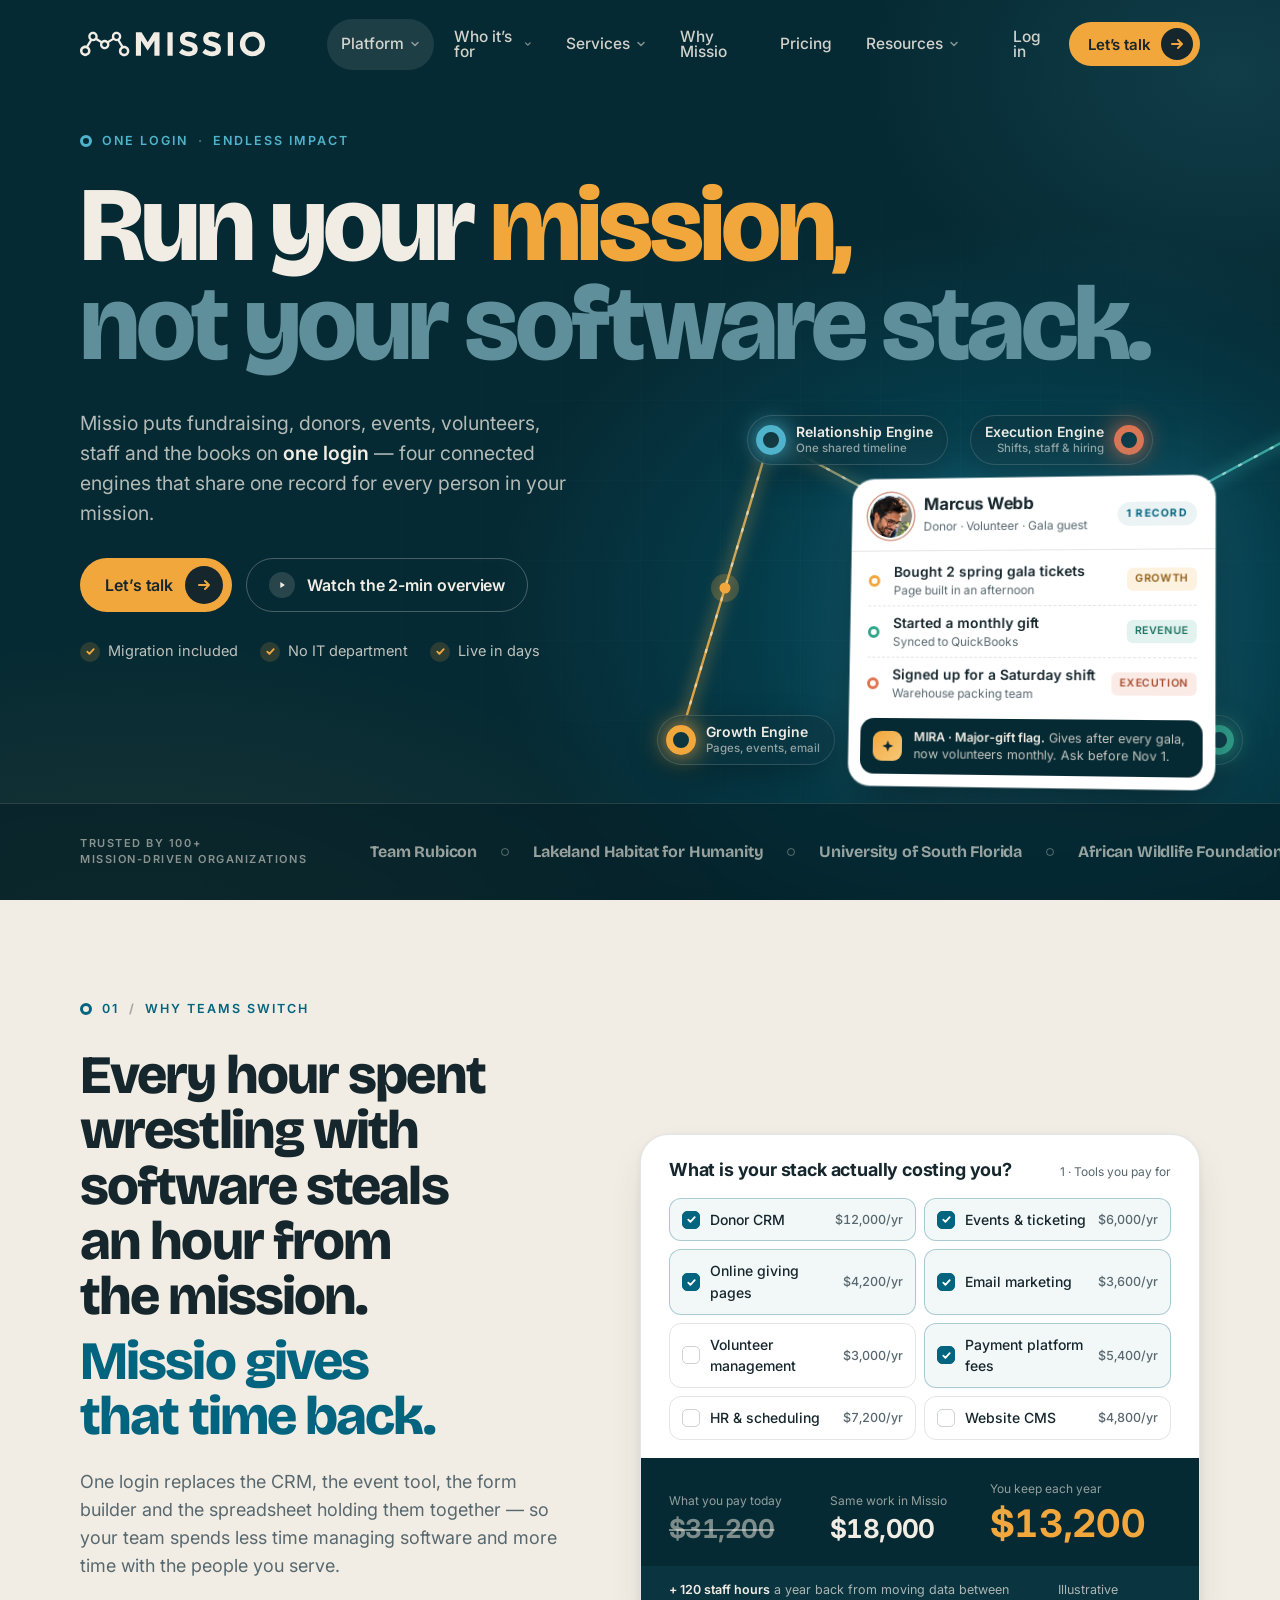
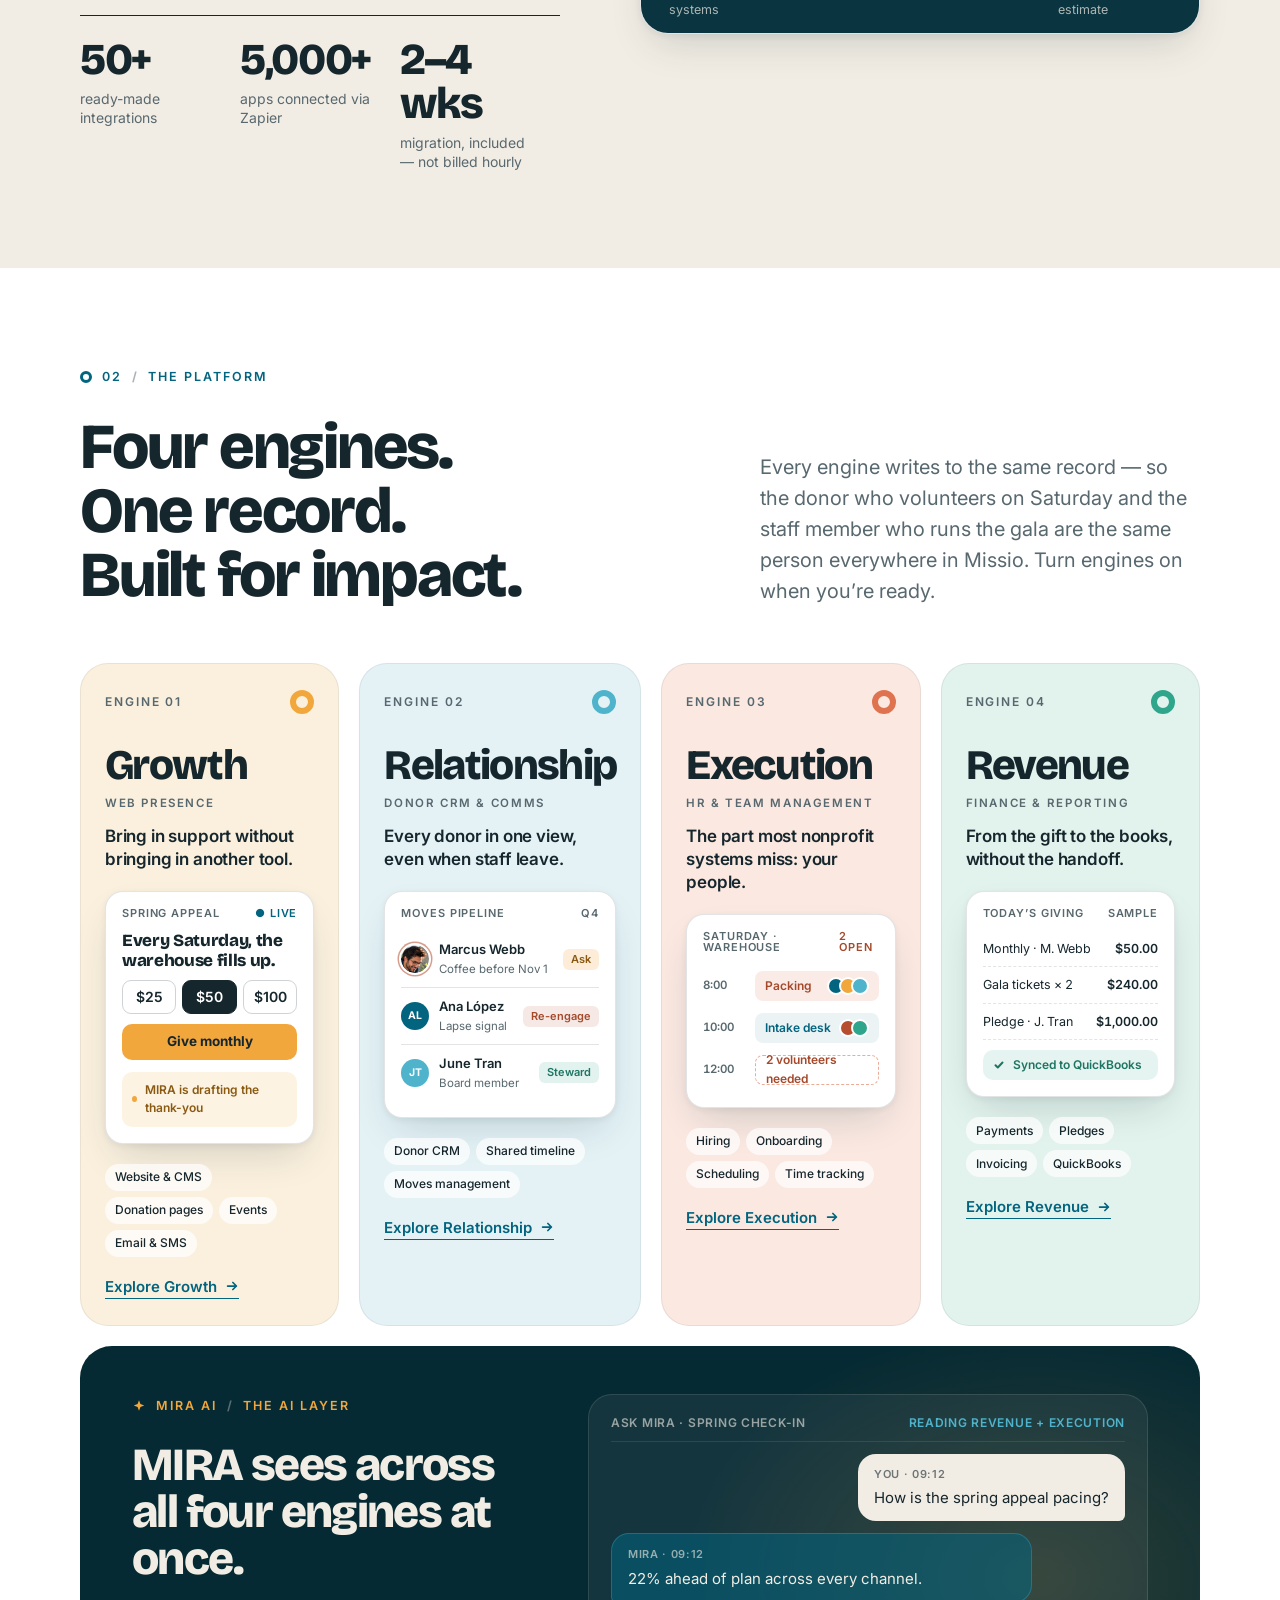
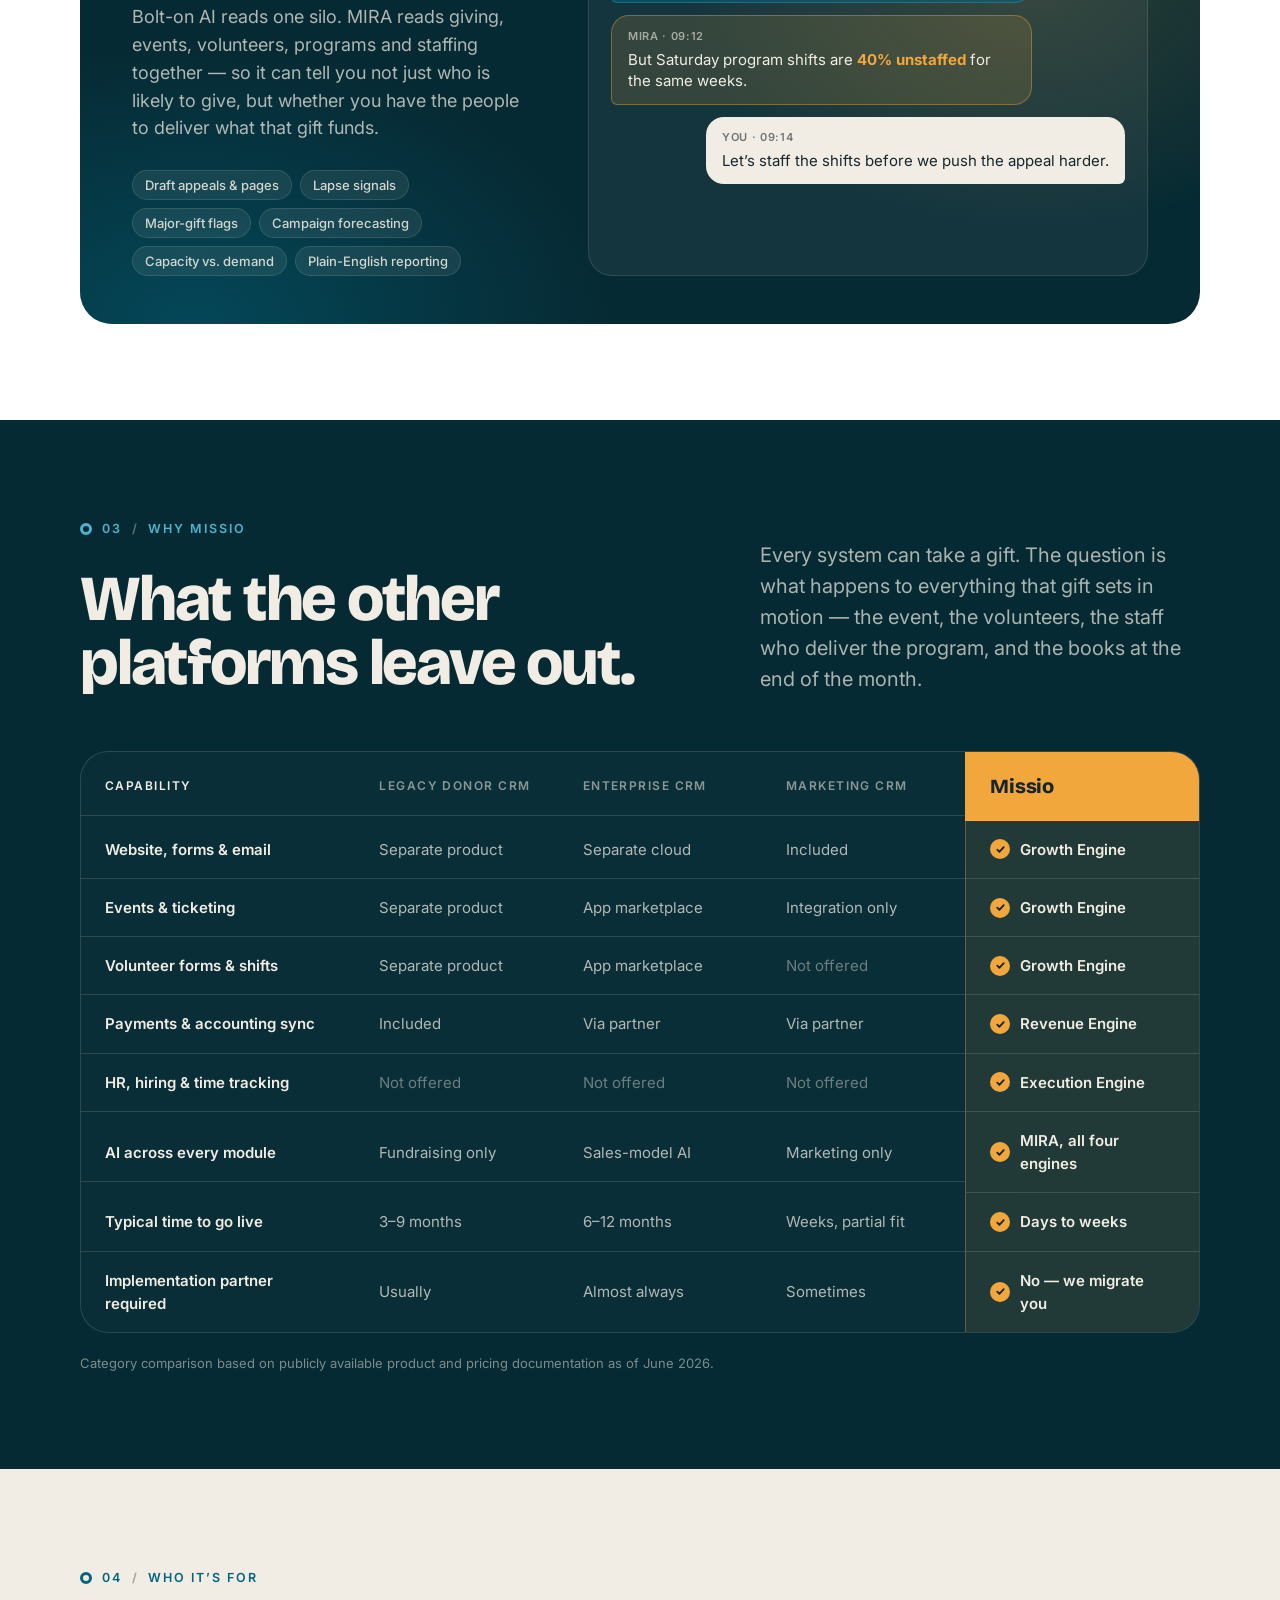
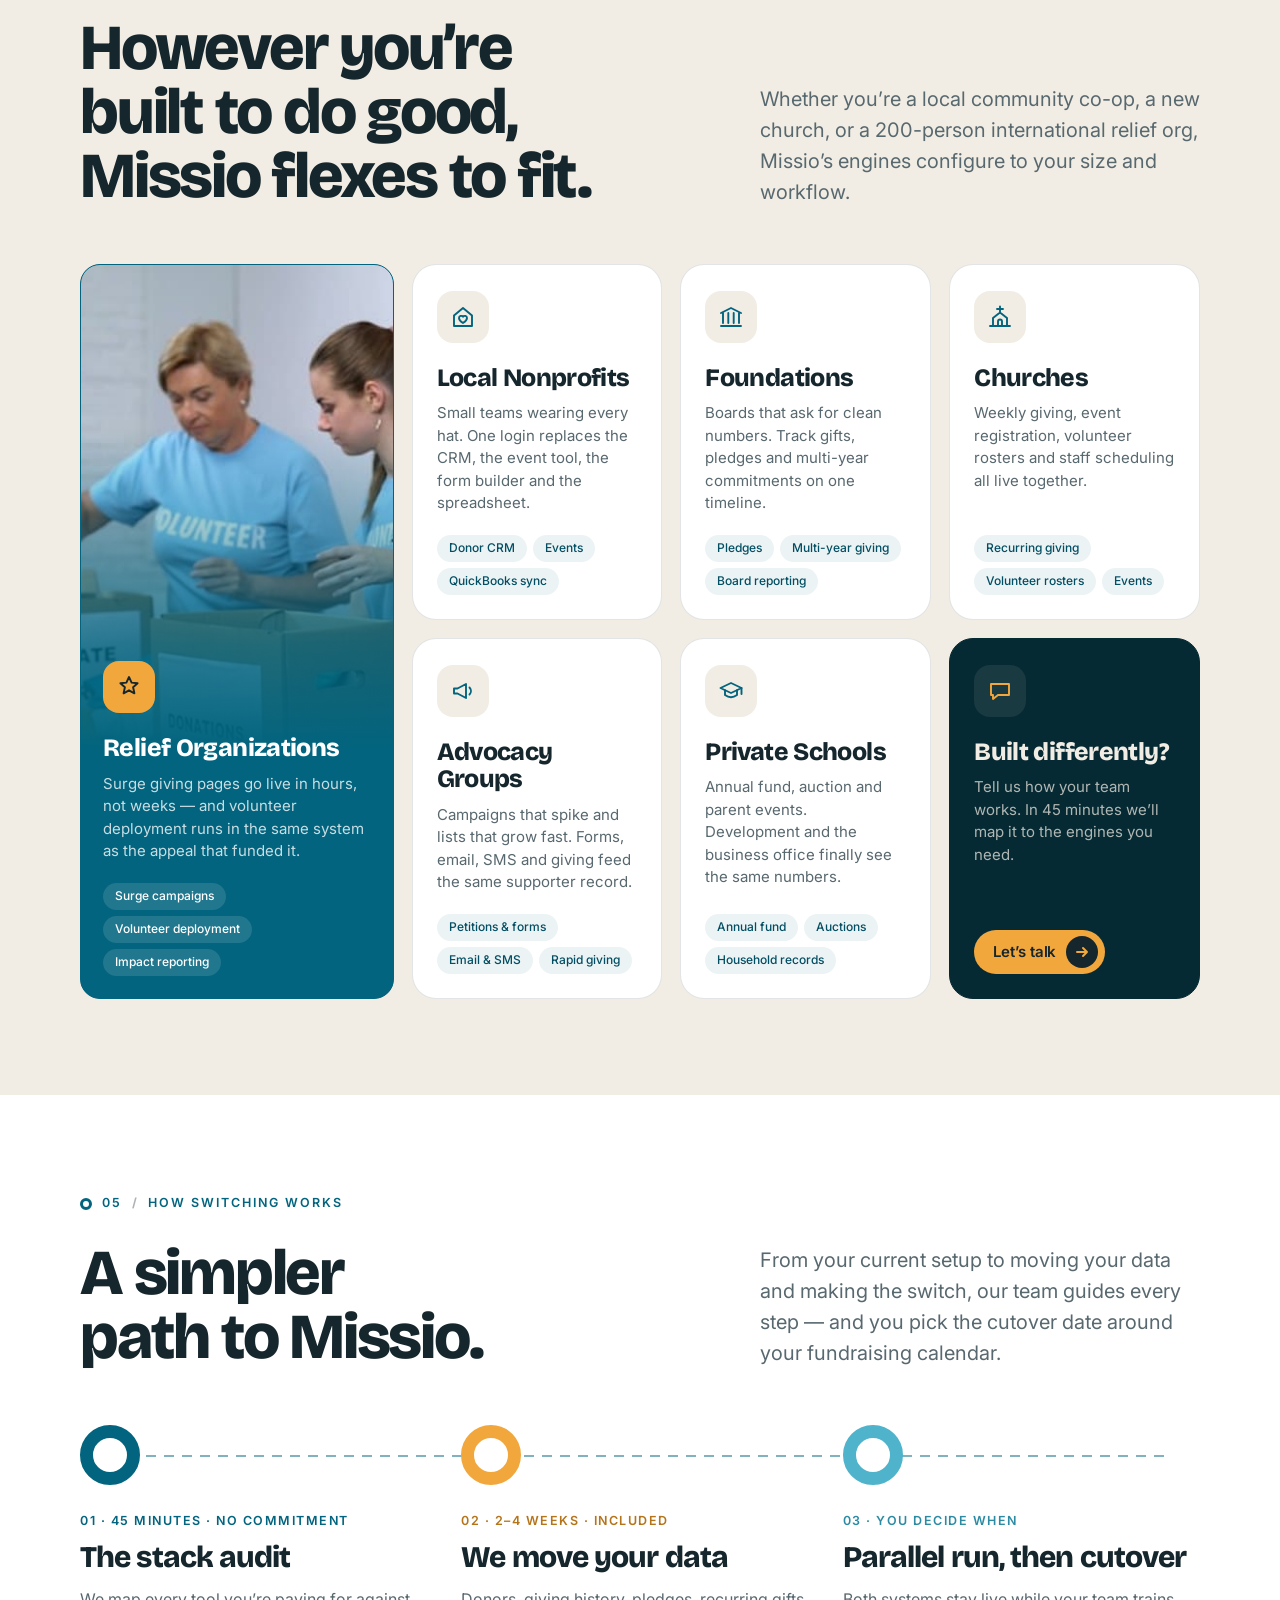
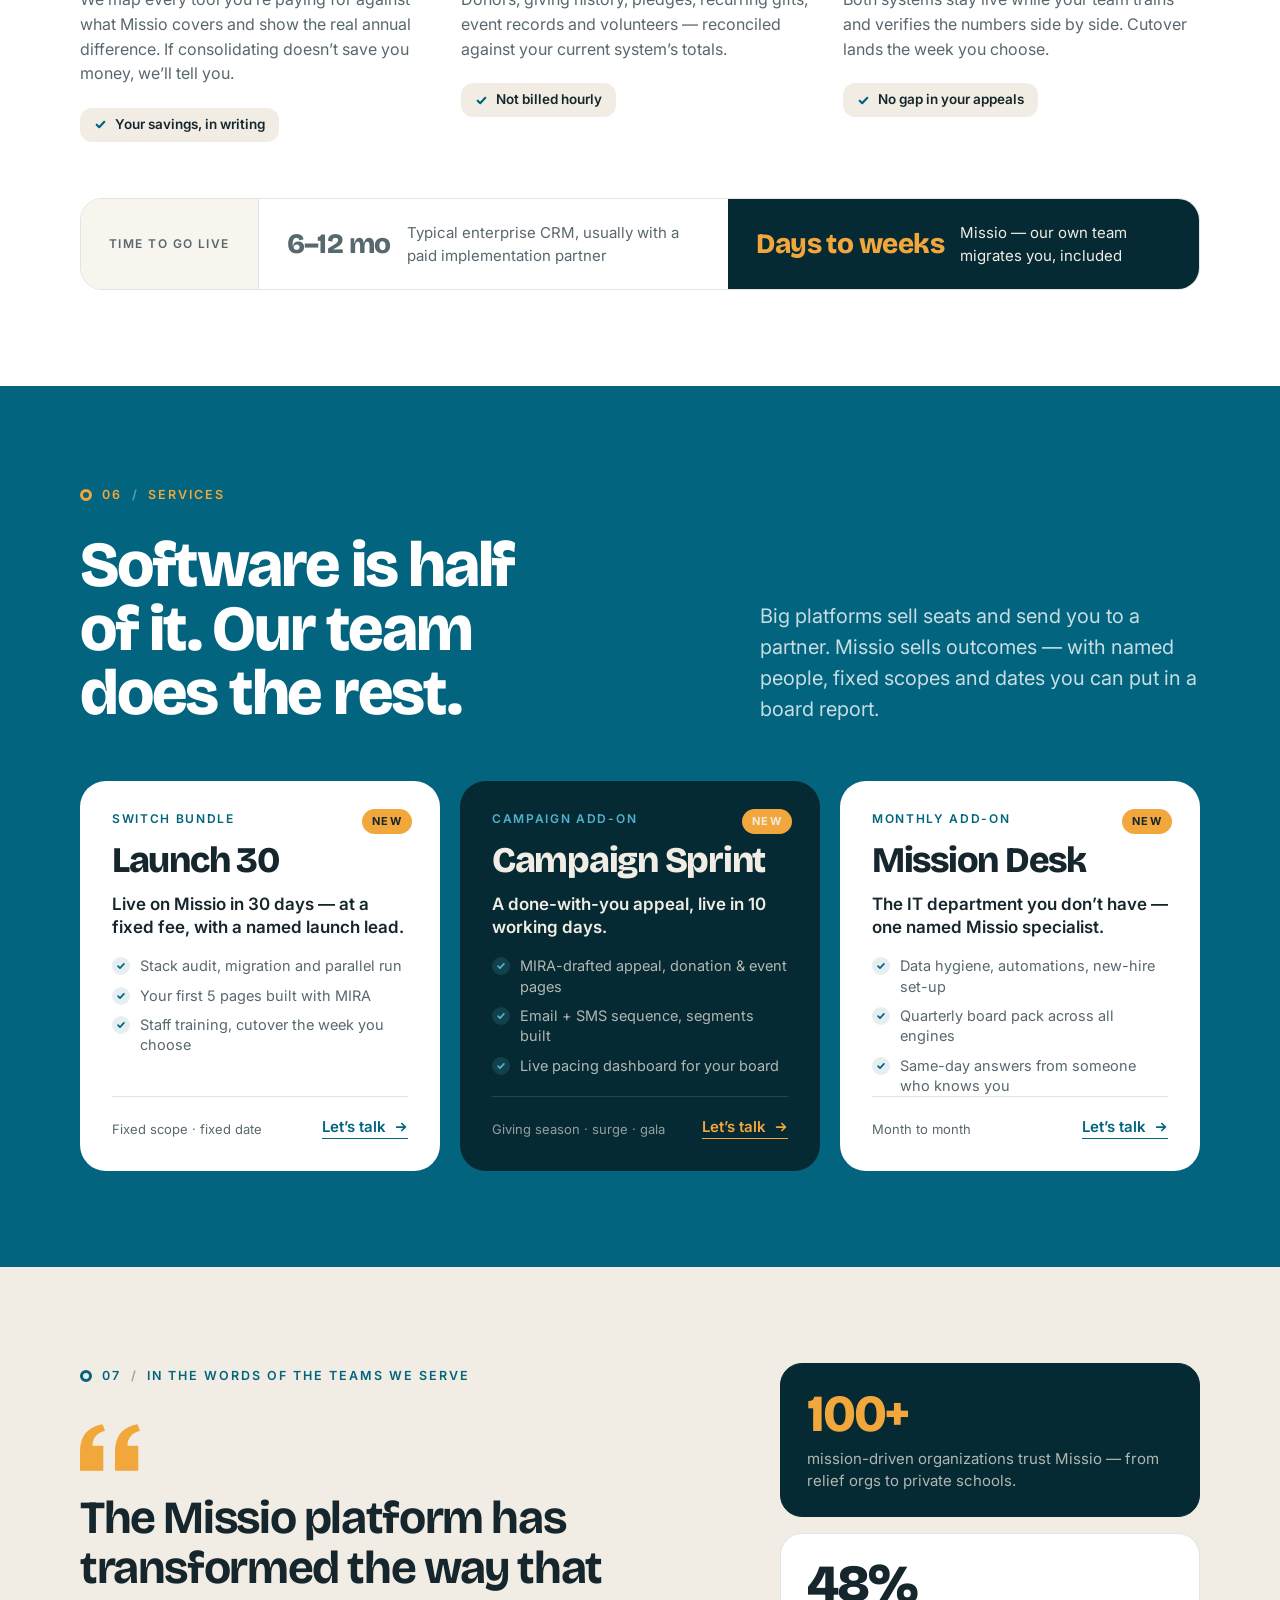
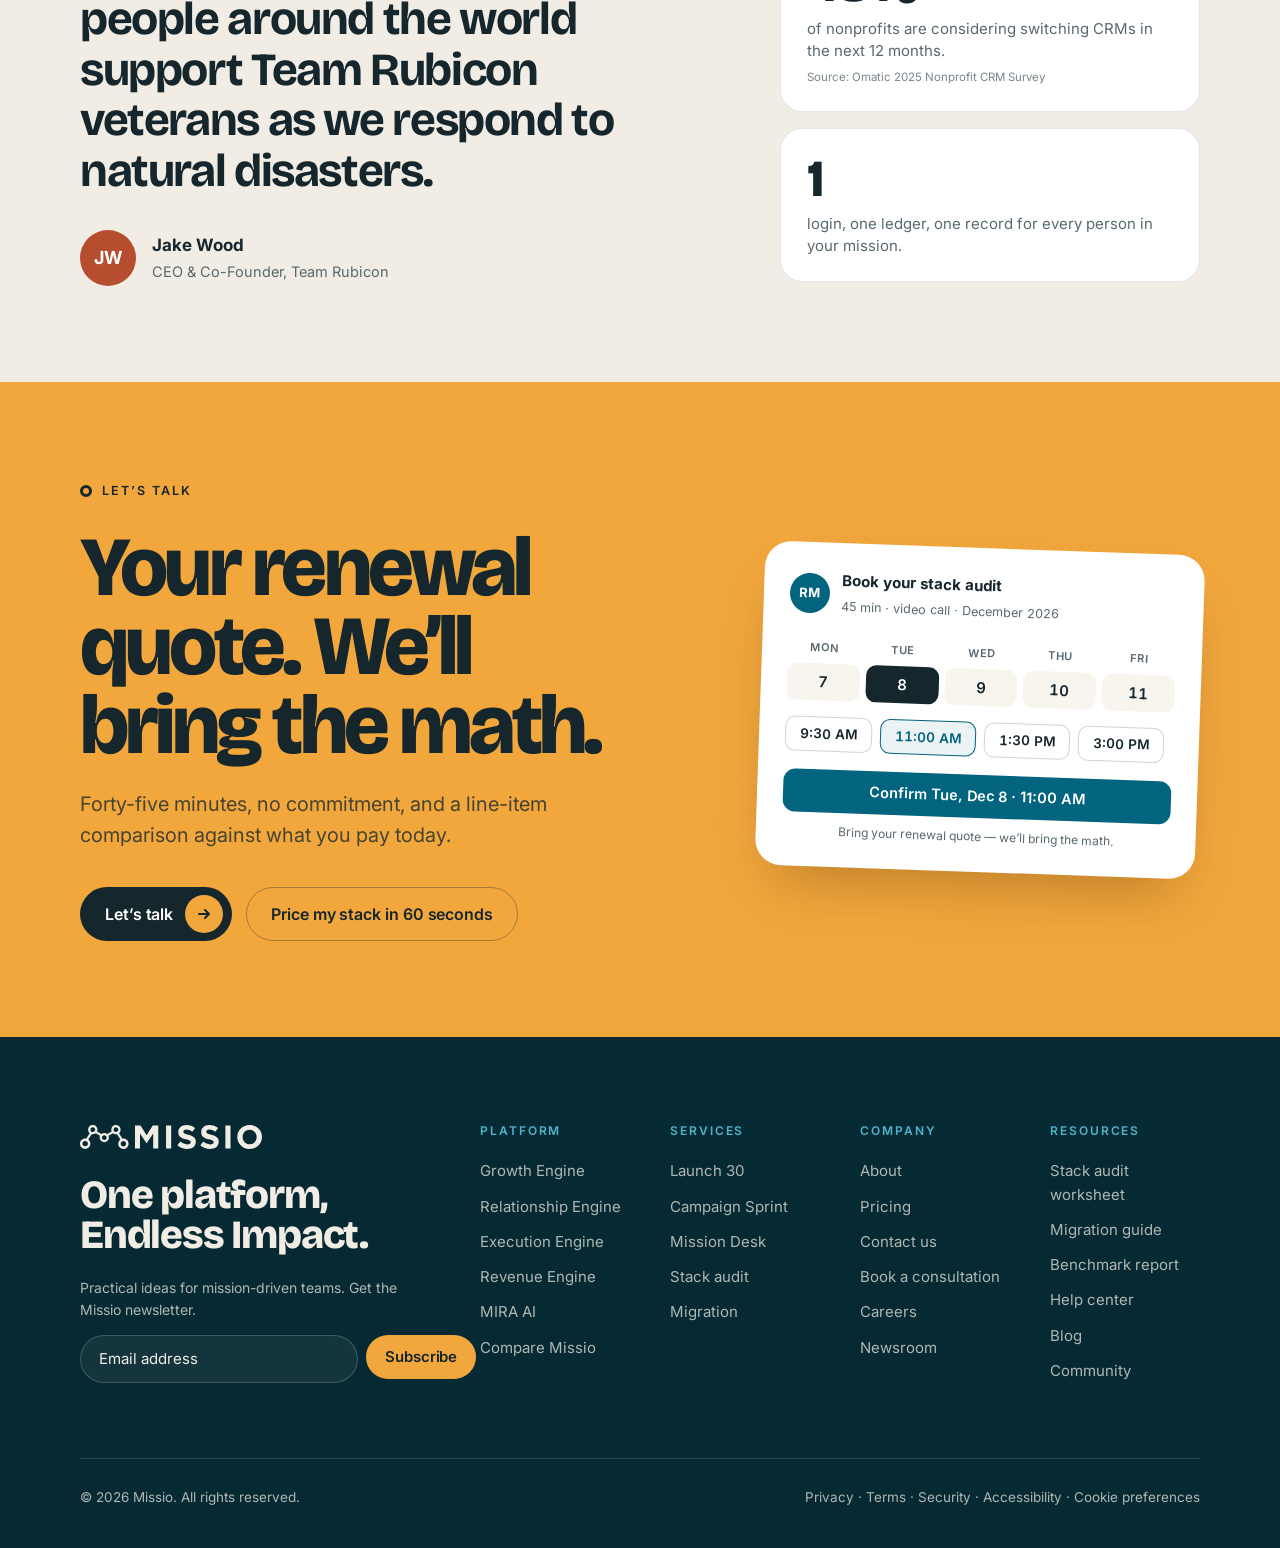
<file: site/home.html>
<!doctype html>
<html lang="en">
<head>
<meta charset="utf-8">
<meta name="viewport" content="width=device-width, initial-scale=1">
<title>Missio — Run your mission, not your software stack</title>
<link rel="stylesheet" href="missio.css">
<style>
.avp{background:#fff !important;padding:0;overflow:hidden;box-shadow:0 0 0 2px #fff,0 0 0 3.5px rgba(181,77,46,.55)}
.avp img{width:100%;height:100%;object-fit:cover;border-radius:50%}
/* =================== HERO =================== */
.hero{position:relative;background:var(--night);color:var(--paper);overflow:hidden;height:900px}
.hero::before{content:"";position:absolute;inset:0;background:
  radial-gradient(760px 560px at 80% 68%, rgba(2,100,126,.62), transparent 70%),
  radial-gradient(520px 380px at 96% 8%, rgba(79,179,204,.14), transparent 70%),
  radial-gradient(900px 500px at 10% 110%, rgba(242,167,61,.10), transparent 70%);pointer-events:none}
.hero::after{content:"";position:absolute;inset:0;pointer-events:none;opacity:.5;
  background-image:linear-gradient(rgba(242,237,228,.035) 1px,transparent 1px),linear-gradient(90deg,rgba(242,237,228,.035) 1px,transparent 1px);
  background-size:80px 80px;mask-image:radial-gradient(900px 600px at 70% 60%,#000 20%,transparent 75%)}
.hero .wrap{position:relative;z-index:2}
.hero-top{padding-top:40px}
.hero h1{font-size:106px;line-height:.93;letter-spacing:-.038em;margin-top:22px;color:var(--paper)}
.hero h1 .l2{display:block;color:#5F8F9A}
.hero h1 .l2 em{font-style:normal;color:var(--paper);position:relative}
.hero h1 .hl{color:var(--amber)}
.hero-row{display:grid;grid-template-columns:520px 1fr;gap:40px;margin-top:34px}
.hero .lead{color:rgba(242,237,228,.74);font-size:19.5px;max-width:500px}
.hero .lead strong{color:var(--paper);font-weight:600}
.ctas{display:flex;gap:14px;margin-top:30px}
.checks{display:flex;gap:22px;margin-top:28px;font-size:14.5px;color:rgba(242,237,228,.78)}
.checks span{display:flex;align-items:center;gap:8px}
.checks i{width:20px;height:20px;border-radius:50%;background:rgba(242,167,61,.16);display:grid;place-items:center;color:var(--amber)}
.checks i svg{width:11px;height:11px}

/* stage — the logo's M becomes the product: four engines, one record */
.stage{position:relative;height:400px;margin-right:-80px}
.stage svg.graph{position:absolute;left:0;top:0;width:800px;height:400px;overflow:visible}
.rec{position:absolute;left:206px;top:68px;width:368px;border-radius:22px;background:#fff;color:var(--ink);
  box-shadow:0 0 0 1px rgba(255,255,255,.4),0 30px 60px -10px rgba(0,0,0,.5),0 0 90px rgba(79,179,204,.28);
  transform:perspective(1600px) rotateY(-8deg) rotateX(4deg);transform-origin:50% 50%;overflow:hidden}
.rec-h{display:flex;align-items:center;gap:12px;padding:16px 18px 13px;border-bottom:1px solid var(--line)}
.av{width:44px;height:44px;border-radius:50%;display:grid;place-items:center;font:700 15px/1 var(--text);color:#fff;flex:none}
.rec-h .nm{font:700 17px/1.1 var(--text);letter-spacing:-.01em}
.rec-h .sub{font-size:12px;white-space:nowrap;color:var(--muted);margin-top:4px}
.rec-h .one{white-space:nowrap;margin-left:auto;font:700 10.5px/1 var(--text);letter-spacing:.12em;color:var(--teal);background:rgba(2,100,126,.08);padding:7px 9px;border-radius:999px}
.tl-list{padding:4px 18px 10px}
.tl-it{display:grid;grid-template-columns:14px 1fr auto;gap:12px;align-items:center;padding:8px 0;border-bottom:1px dashed var(--line)}
.tl-it:last-child{border-bottom:0}
.tl-it .ring{width:12px;height:12px;border-radius:50%;border:3px solid}
.tl-it .t{font:600 14px/1.25 var(--text)}
.tl-it .t small{display:block;font:400 12px/1.3 var(--text);color:var(--muted);margin-top:2px;white-space:nowrap}
.tl-it .etag{font:600 10.5px/1 var(--text);letter-spacing:.06em;text-transform:uppercase;padding:6px 8px;border-radius:6px}
.mira-flag{margin:0 12px 12px;padding:11px 13px;border-radius:14px;background:var(--night);color:var(--paper);display:flex;gap:12px;align-items:center}
.mira-flag .spark{width:30px;height:30px;border-radius:9px;background:linear-gradient(140deg,var(--amber),#F7C877);display:grid;place-items:center;color:var(--night);flex:none}
.mira-flag p{font-size:12.5px;line-height:1.35;color:rgba(242,237,228,.8)}
.mira-flag p b{color:var(--paper);font-weight:600}

.node{position:absolute;display:flex;align-items:center;gap:10px;padding:8px 14px 8px 8px;border-radius:999px;background:rgba(9,52,63,.78);
  border:1px solid rgba(242,237,228,.16);backdrop-filter:blur(8px);box-shadow:0 10px 30px rgba(0,0,0,.25);white-space:nowrap}
.node .rg{width:30px;height:30px;border-radius:50%;border:7px solid;flex:none;box-shadow:0 0 24px currentColor}
.node.rev{flex-direction:row-reverse;padding:8px 8px 8px 14px;text-align:right}
.node b{display:block;font:600 14px/1.1 var(--text);color:var(--paper)}
.node small{display:block;font:500 11.5px/1.2 var(--text);color:rgba(242,237,228,.6);margin-top:3px}
.toast{position:absolute;background:#fff;color:var(--ink);border-radius:14px;padding:11px 14px;display:flex;gap:10px;align-items:center;
  box-shadow:0 20px 40px -10px rgba(0,0,0,.45);font-size:13px;white-space:nowrap}
.toast b{font-weight:700}
.toast .ic{width:28px;height:28px;border-radius:8px;display:grid;place-items:center;flex:none}
.blur1{filter:blur(.6px);opacity:.92}

/* trust strip */
.trust{position:absolute;left:0;right:0;bottom:0;z-index:2;border-top:1px solid var(--line-dark);background:rgba(4,30,37,.55);backdrop-filter:blur(6px)}
.trust .wrap{display:flex;align-items:center;gap:40px;height:96px}
.trust .lbl{font:600 11px/1.45 var(--text);letter-spacing:.14em;text-transform:uppercase;color:rgba(242,237,228,.55);width:250px;flex:none;white-space:nowrap}
.trust .names{display:flex;gap:24px;align-items:center;font:700 16px/1 var(--display);letter-spacing:-.01em;color:rgba(242,237,228,.62);white-space:nowrap}
.trust .names span{display:flex;align-items:center;gap:24px}
.trust .names span::after{content:"";width:6px;height:6px;border-radius:50%;border:1.5px solid rgba(242,237,228,.35)}
.trust .names span:last-child::after{display:none}

/* =================== 01 PROBLEM =================== */
.problem{background:var(--paper)}
.problem .grid{display:grid;grid-template-columns:1fr 560px;gap:80px;align-items:center}
.problem h2 .tl{display:block;margin-top:10px}
.problem .lead{margin-top:24px;max-width:600px;font-size:18px}
.stats{display:grid;grid-template-columns:repeat(3,1fr);gap:0;margin-top:36px;border-top:1.5px solid var(--ink)}
.stats div{padding:22px 20px 0 0}
.stats b{display:block;font:800 44px/1 var(--display);letter-spacing:-.03em}
.stats span{display:block;font-size:14px;color:var(--muted);margin-top:8px;line-height:1.35}
.calc{background:#fff;border-radius:28px;box-shadow:var(--e2);border:1px solid var(--line);overflow:hidden}
.calc-h{padding:24px 28px 8px;display:flex;justify-content:space-between;align-items:baseline}
.calc-h b{font:700 18px/1.2 var(--text);letter-spacing:-.01em}
.calc-h small{font-size:12px;color:var(--muted)}
.tools{padding:8px 28px 18px;display:grid;grid-template-columns:1fr 1fr;gap:8px}
.tool{display:flex;align-items:center;gap:10px;padding:10px 12px;border-radius:12px;border:1px solid var(--line);font-size:14px;font-weight:500}
.tool .bx{width:18px;height:18px;border-radius:5px;border:1.5px solid var(--line-strong);display:grid;place-items:center;flex:none}
.tool.on{background:rgba(2,100,126,.05);border-color:rgba(2,100,126,.3)}
.tool.on .bx{background:var(--teal);border-color:var(--teal);color:#fff}
.tool .bx svg{width:11px;height:11px}
.tool em{font-style:normal;margin-left:auto;color:var(--muted);font-size:12.5px;font-variant-numeric:tabular-nums}
.calc-r{background:var(--night);color:var(--paper);padding:22px 28px 24px;display:grid;grid-template-columns:1fr 1fr 1.25fr;gap:16px;align-items:end}
.calc-r small{display:block;font-size:12px;color:rgba(242,237,228,.6);margin-bottom:6px}
.calc-r .v{font:700 26px/1 var(--text);letter-spacing:-.02em;font-variant-numeric:tabular-nums}
.calc-r .v s{color:rgba(242,237,228,.5);text-decoration-thickness:2px}
.calc-r .keep .v{font-size:38px;color:var(--amber)}
.calc-f{padding:14px 28px;background:#0A3540;color:rgba(242,237,228,.7);font-size:12.5px;display:flex;justify-content:space-between}
.calc-f b{color:var(--paper);font-weight:600}

/* =================== 02 ENGINES =================== */
.engines{background:#fff}
.eng-grid{display:grid;grid-template-columns:1fr 1fr;gap:24px}
.eng{position:relative;border-radius:28px;padding:34px 34px 30px;background:var(--paper-2);border:1px solid var(--line);overflow:hidden;min-height:420px;display:grid;grid-template-columns:1fr 250px;gap:26px}
.eng .tag{display:flex;align-items:center;gap:10px;font:600 12px/1 var(--text);letter-spacing:.14em;text-transform:uppercase;color:var(--muted)}
.eng .tag .rg{width:16px;height:16px;border-radius:50%;border:4px solid}
.eng h3{font:800 34px/1 var(--display);letter-spacing:-.03em;margin-top:22px}
.eng h3 span{display:block;font:600 14px/1 var(--text);letter-spacing:0;color:var(--muted);margin-top:10px}
.eng .say{font:600 19px/1.32 var(--text);letter-spacing:-.01em;margin-top:20px;color:var(--ink)}
.eng .chips{display:flex;flex-wrap:wrap;gap:7px;margin-top:20px}
.eng .chip{background:#fff;border:1px solid var(--line);color:var(--ink)}
.eng .more{position:absolute;left:34px;bottom:30px}
.eng .ui{align-self:stretch;position:relative}
.mini{background:#fff;border-radius:18px;box-shadow:var(--e2);border:1px solid var(--line);padding:16px;font-size:12.5px}
.mini .mh{display:flex;justify-content:space-between;align-items:center;font:600 11px/1 var(--text);letter-spacing:.08em;text-transform:uppercase;color:var(--muted);margin-bottom:12px}
.amts{display:grid;grid-template-columns:repeat(3,1fr);gap:6px;margin:10px 0}
.amts span{border:1px solid var(--line-strong);border-radius:9px;text-align:center;padding:9px 0;font:600 14px/1 var(--text)}
.amts span.on{background:var(--ink);color:#fff;border-color:var(--ink)}
.mini .give{background:var(--amber);border-radius:10px;text-align:center;padding:11px;font:700 13.5px/1 var(--text)}
.mini .ttl{font:800 17px/1.15 var(--display);letter-spacing:-.02em}
.typing{display:flex;align-items:center;gap:8px;margin-top:12px;padding:9px 10px;border-radius:10px;background:rgba(242,167,61,.14);font-size:12px;color:#8A5A12;font-weight:600}
.typing i{width:6px;height:6px;border-radius:50%;background:var(--amber)}
.rowp{display:flex;align-items:center;gap:10px;padding:8px 0;border-bottom:1px solid var(--line)}
.rowp:last-child{border-bottom:0}
.rowp .av{width:28px;height:28px;font-size:10.5px}
.rowp b{font-weight:600;font-size:13px;display:block}
.rowp small{color:var(--muted);font-size:11.5px}
.rowp .st{margin-left:auto;font:600 11px/1 var(--text);padding:5px 8px;border-radius:6px}
.shift{display:grid;grid-template-columns:44px 1fr;gap:8px;align-items:center;padding:6px 0}
.shift .tm{font:600 11.5px/1 var(--text);color:var(--muted);font-variant-numeric:tabular-nums}
.shift .bar{height:30px;border-radius:8px;display:flex;align-items:center;padding:0 10px;font-size:12px;font-weight:600;gap:6px}
.stack-av{display:flex;margin-left:auto}
.stack-av i{width:18px;height:18px;border-radius:50%;border:2px solid #fff;margin-left:-6px}
.ledger{font-variant-numeric:tabular-nums}
.ledger .lr{display:flex;justify-content:space-between;padding:8px 0;border-bottom:1px dashed var(--line);font-size:12.5px}
.ledger .lr b{font-weight:600}
.sync{margin-top:10px;display:flex;align-items:center;gap:8px;padding:9px 10px;border-radius:10px;background:rgba(47,165,140,.12);color:#1F7563;font:600 12px/1 var(--text)}


.eng-grid{display:grid;grid-template-columns:repeat(4,1fr);gap:20px}
.eng4{display:flex;flex-direction:column;border-radius:28px;padding:26px 24px 26px;background:var(--tint);border:1px solid rgba(22,38,45,.07)}
.eng4 .top{display:flex;justify-content:space-between;align-items:center}
.eng4 .no{font:600 12px/1 var(--text);letter-spacing:.16em;color:var(--muted)}
.eng4 .rg{width:24px;height:24px;border-radius:50%;border:6.5px solid var(--c)}
.eng4 h3{font:800 42px/1 var(--display);letter-spacing:-.04em;margin-top:30px}
.eng4 .sub{font:600 11.5px/1 var(--text);letter-spacing:.14em;text-transform:uppercase;color:var(--muted);margin-top:12px}
.eng4 .say{font:600 17px/1.35 var(--text);letter-spacing:-.01em;margin-top:16px;min-height:46px}
.eng4 .mini{margin-top:20px}
.eng4 .chips{display:flex;flex-wrap:wrap;gap:6px;margin-top:20px}
.eng4 .chip{background:rgba(255,255,255,.7);color:var(--ink);height:27px;font-size:12px;padding:0 10px}
.eng4 .more{margin-top:22px;align-self:flex-start}
/* MIRA band */
.mira{margin-top:20px;border-radius:32px;background:var(--night);color:var(--paper);padding:48px 52px;display:grid;grid-template-columns:1fr 560px;gap:56px;position:relative;overflow:hidden}
.mira::before{content:"";position:absolute;inset:0;background:radial-gradient(500px 360px at 85% 40%,rgba(242,167,61,.16),transparent 70%),radial-gradient(600px 400px at 10% 100%,rgba(2,100,126,.5),transparent 70%)}
.mira > *{position:relative}
.mira h3{font:800 46px/1.02 var(--display);letter-spacing:-.035em;margin-top:22px}
.mira p.lead{color:rgba(242,237,228,.72);margin-top:20px;font-size:18px}
.mira .chips{display:flex;flex-wrap:wrap;gap:8px;margin-top:28px}
.chat{background:rgba(242,237,228,.06);border:1px solid rgba(242,237,228,.12);border-radius:24px;padding:22px;display:flex;flex-direction:column;gap:12px}
.chat .ch{display:flex;justify-content:space-between;font:600 12px/1 var(--text);color:rgba(242,237,228,.6);letter-spacing:.06em;text-transform:uppercase;padding-bottom:12px;border-bottom:1px solid rgba(242,237,228,.1)}
.chat .ch span{color:var(--sky)}
.bub{max-width:82%;padding:13px 16px;border-radius:18px;font-size:15px;line-height:1.4}
.bub small{display:block;font-size:11px;letter-spacing:.06em;text-transform:uppercase;opacity:.6;margin-bottom:5px;font-weight:600}
.bub.me{align-self:flex-end;background:var(--paper);color:var(--ink);border-bottom-right-radius:6px}
.bub.ai{background:rgba(2,100,126,.55);border:1px solid rgba(79,179,204,.3);border-bottom-left-radius:6px}
.bub.ai.warn{background:rgba(242,167,61,.14);border-color:rgba(242,167,61,.4)}
.bub.ai.warn b{color:var(--amber)}

/* =================== 03 COMPARISON =================== */
.compare{background:var(--night);color:var(--paper);position:relative;overflow:hidden}
.compare .sec-head p{color:rgba(242,237,228,.7)}
.tbl{border-radius:28px;border:1px solid var(--line-dark);overflow:hidden;background:rgba(242,237,228,.02)}
.tr{display:grid;grid-template-columns:1.35fr 1fr 1fr 1fr 1.15fr;align-items:center}
.tr > div{padding:17px 24px;font-size:15px;border-bottom:1px solid var(--line-dark)}
.tr:last-child > div{border-bottom:0}
.th > div{font:600 12px/1.2 var(--text);letter-spacing:.12em;text-transform:uppercase;color:rgba(242,237,228,.55);padding-top:22px;padding-bottom:22px}
.tr > div:first-child{font-weight:600;color:var(--paper)}
.tr .no{color:rgba(242,237,228,.42)}
.tr .mid{color:rgba(242,237,228,.72)}
.tr .ms{background:rgba(242,167,61,.1);color:var(--paper);font-weight:600;display:flex;align-items:center;gap:10px;border-left:1px solid rgba(242,167,61,.35)}
.th .ms{background:var(--amber);color:var(--ink);font-family:var(--display);font-size:20px;letter-spacing:-.01em;text-transform:none;font-weight:800}
.tr .ms i{width:20px;height:20px;border-radius:50%;background:var(--amber);color:var(--ink);display:grid;place-items:center;flex:none}
.tr .ms i svg{width:11px;height:11px}
.foot-note{font-size:13px;color:rgba(242,237,228,.5);margin-top:20px}
.cmp-pick{display:none}

/* =================== 04 AUDIENCES =================== */
.aud{background:var(--paper)}
.aud-grid{display:grid;grid-template-columns:1.25fr 1fr 1fr 1fr;gap:18px}
.au{background:#fff;border-radius:24px;padding:26px 24px 24px;border:1px solid var(--line);display:flex;flex-direction:column;min-height:286px}
.au h4{font-size:23px}
.au.ask{background:var(--night);color:var(--paper);border-color:var(--night)}
.au.ask p{color:rgba(242,237,228,.72)}
.au.ask .btn{margin-top:auto;align-self:flex-start}
.au .ic{width:52px;height:52px;border-radius:16px;display:grid;place-items:center;background:var(--paper);color:var(--teal)}
.au .ic svg{width:26px;height:26px}
.au h4{font:800 25px/1.1 var(--display);letter-spacing:-.025em;margin-top:22px}
.au p{font-size:15px;color:var(--muted);margin-top:10px;line-height:1.5}
.au .chips{display:flex;flex-wrap:wrap;gap:6px;margin-top:auto;padding-top:20px}
.au .chip{height:27px;font-size:12px}
.au.feat{grid-row:span 2;justify-content:flex-end;background:linear-gradient(180deg,rgba(2,100,126,0) 22%,rgba(2,100,126,.8) 52%,#02647E 66%),url(../assets/nonprofit-benefits.jpg) 30% 0/auto 76% no-repeat,#02647E;color:#fff;border-color:var(--teal)}
.au.feat .chips{margin-top:0;padding-top:20px}
.au.feat p{color:rgba(255,255,255,.78)}
.au.feat .ic{background:var(--amber);color:var(--ink)}
.au.feat .chip{background:rgba(255,255,255,.12);color:#fff}

/* =================== 05 SWITCH =================== */
.switch{background:#fff}
.steps{display:grid;grid-template-columns:repeat(3,1fr);gap:24px;position:relative}
.steps::before{content:"";position:absolute;left:30px;right:30px;top:30px;height:2px;background:repeating-linear-gradient(90deg,var(--teal) 0 10px,transparent 10px 18px);opacity:.5}
.step{position:relative}
.step .rg{display:block;width:60px;height:60px;border-radius:50%;border:13px solid var(--teal);background:#fff;position:relative;z-index:1}
.step:nth-child(2) .rg{border-color:var(--amber)}
.step:nth-child(3) .rg{border-color:var(--sky)}
.step .meta{font:600 12.5px/1 var(--text);letter-spacing:.12em;text-transform:uppercase;color:var(--teal);margin-top:30px}
.step h4{font:800 30px/1.05 var(--display);letter-spacing:-.03em;margin-top:14px}
.step p{font-size:16px;color:var(--muted);margin-top:14px;max-width:360px}
.step .proof{margin-top:22px;display:inline-flex;align-items:center;gap:8px;padding:10px 14px;border-radius:12px;background:var(--paper);font:600 13.5px/1 var(--text)}
.vs{margin-top:56px;display:grid;grid-template-columns:auto 1fr 1fr;border-radius:22px;overflow:hidden;border:1px solid var(--line)}
.vs > div{padding:22px 28px;font-size:15px;display:flex;align-items:center;gap:16px}
.vs .k{font:600 12px/1.3 var(--text);letter-spacing:.12em;text-transform:uppercase;color:var(--muted);background:var(--paper-2)}
.vs .them{color:var(--muted);border-left:1px solid var(--line)}
.vs .us{background:var(--night);color:var(--paper)}
.vs b{font:800 28px/1 var(--display);letter-spacing:-.02em;white-space:nowrap}
.vs .us b{color:var(--amber)}

/* =================== 06 SERVICES =================== */
.svc{background:var(--teal);color:#fff;position:relative;overflow:hidden}
.svc .eyebrow{color:var(--amber)}
.svc .eyebrow b{color:#fff}
.svc .sec-head p{color:rgba(255,255,255,.78)}
.svc-grid{display:grid;grid-template-columns:repeat(3,1fr);gap:20px;position:relative}
.sv{background:#fff;color:var(--ink);border-radius:26px;padding:32px;display:flex;flex-direction:column;min-height:372px;position:relative}
.sv .new{position:absolute;top:28px;right:28px;font:700 11px/1 var(--text);letter-spacing:.12em;background:var(--amber);padding:7px 10px;border-radius:999px}
.sv .kind{font:600 12px/1 var(--text);letter-spacing:.14em;text-transform:uppercase;color:var(--teal)}
.sv h4{font:800 36px/1 var(--display);letter-spacing:-.035em;margin-top:18px}
.sv .pitch{font:600 17px/1.35 var(--text);margin-top:14px}
.sv ul{list-style:none;margin-top:18px;display:flex;flex-direction:column;gap:9px}
.sv li{display:flex;gap:10px;font-size:14.5px;color:var(--muted);line-height:1.4}
.sv li i{width:18px;height:18px;border-radius:50%;background:rgba(2,100,126,.1);color:var(--teal);display:grid;place-items:center;flex:none;margin-top:1px}
.sv li i svg{width:10px;height:10px}
.sv .bot{margin-top:auto;padding-top:22px;border-top:1px solid var(--line);display:flex;justify-content:space-between;align-items:center}
.sv .bot small{font-size:13px;color:var(--muted)}
.sv.dark{background:var(--night);color:var(--paper)}
.sv.dark .kind{color:var(--sky)}
.sv.dark li{color:rgba(242,237,228,.72)}
.sv.dark li i{background:rgba(79,179,204,.16);color:var(--sky)}
.sv.dark .bot{border-color:var(--line-dark)}
.sv.dark .bot small{color:rgba(242,237,228,.6)}
.sv.dark .link-arrow{color:var(--amber)}

/* =================== 07 PROOF =================== */
.proof-sec{background:var(--paper)}
.proof-grid{display:grid;grid-template-columns:1fr 420px;gap:64px;align-items:start}
.qmark{display:block;width:60px;height:47px;color:var(--amber)}
.quote{font:700 46px/1.1 var(--display);letter-spacing:-.03em;margin-top:22px}
.who{display:flex;align-items:center;gap:16px;margin-top:34px}
.who .av{width:56px;height:56px;font-size:18px;background:var(--rust)}
.who b{display:block;font-size:17px}
.who small{font-size:14.5px;color:var(--muted)}
.statc{display:flex;flex-direction:column;gap:16px}
.st-card{border-radius:22px;padding:24px 26px;background:#fff;border:1px solid var(--line)}
.st-card b{display:block;font:800 52px/1 var(--display);letter-spacing:-.04em}
.st-card p{font-size:15px;color:var(--muted);margin-top:8px;line-height:1.45}
.st-card small{display:block;font-size:11.5px;color:var(--muted);opacity:.8;margin-top:8px}
.st-card.t{background:var(--night);color:var(--paper);border-color:var(--night)}
.st-card.t b{color:var(--amber)}
.st-card.t p{color:rgba(242,237,228,.72)}

/* =================== 08 OBJECTIONS =================== */
.obj{background:#fff}
.obj-grid{display:grid;grid-template-columns:1fr 1fr;gap:56px}
.objs{display:flex;flex-direction:column}
.ob{display:grid;grid-template-columns:54px 1fr 40px;align-items:center;padding:24px 0;border-top:1px solid var(--line)}
.ob:last-child{border-bottom:1px solid var(--line)}
.ob .n{font:600 13px/1 var(--text);color:var(--muted);letter-spacing:.1em}
.ob q{font:700 21px/1.3 var(--text);letter-spacing:-.015em;quotes:"\201C" "\201D"}
.ob .pm{width:36px;height:36px;border-radius:50%;border:1.5px solid var(--line-strong);display:grid;place-items:center;font-size:18px;color:var(--muted)}
.ob.open q{color:var(--teal)}
.ob.open .pm{background:var(--teal);border-color:var(--teal);color:#fff}
.mr{border-radius:28px;overflow:hidden;border:1px solid var(--line);box-shadow:var(--e2)}
.mr > div{padding:30px 34px}
.mr small{font:700 11.5px/1 var(--text);letter-spacing:.16em;text-transform:uppercase}
.mr p{font-size:17px;line-height:1.55;margin-top:12px}
.mr .myth{background:var(--paper-2)}
.mr .myth small{color:var(--rust)}
.mr .myth p{color:var(--muted);text-decoration:line-through;text-decoration-color:rgba(181,77,46,.45);text-decoration-thickness:1.5px}
.mr .real{background:var(--night);color:var(--paper)}
.mr .real small{color:var(--amber)}
.mr .real p{font-size:19px;color:var(--paper)}

/* =================== CTA =================== */
.cta{background:var(--amber);position:relative;overflow:hidden}
.cta .wrap{display:grid;grid-template-columns:1fr 440px;gap:64px;align-items:center;padding-top:96px;padding-bottom:96px}
.cta h2{font-size:84px;line-height:.94;letter-spacing:-.045em}
.cta p{font-size:20px;margin-top:24px;max-width:560px;color:rgba(22,38,45,.78)}
.cta .ctas{margin-top:36px}
.book{background:#fff;border-radius:26px;padding:26px;box-shadow:0 30px 60px -20px rgba(80,45,0,.35);transform:rotate(2deg)}
.book .bh{display:flex;align-items:center;gap:12px}
.book .bh .av{background:var(--teal);width:40px;height:40px;font-size:13px}
.book .bh b{font-size:15px;display:block}
.book .bh small{font-size:12.5px;color:var(--muted)}
.cal{display:grid;grid-template-columns:repeat(5,1fr);gap:6px;margin-top:20px;text-align:center}
.cal span{font:600 11px/1 var(--text);color:var(--muted);letter-spacing:.06em;padding:4px 0}
.cal i{font-style:normal;font:600 15px/1 var(--text);padding:11px 0;border-radius:10px;background:var(--paper-2);font-variant-numeric:tabular-nums}
.cal i.on{background:var(--ink);color:#fff}
.slots{display:flex;flex-wrap:wrap;gap:8px;margin-top:16px}
.slots span{padding:10px 14px;border-radius:10px;border:1px solid var(--line-strong);font:600 13.5px/1 var(--text);font-variant-numeric:tabular-nums}
.slots span.on{border-color:var(--teal);background:rgba(2,100,126,.08);color:var(--teal)}
.book .go{margin-top:18px;background:var(--teal);color:#fff;border-radius:12px;padding:14px;text-align:center;font:600 14.5px/1 var(--text)}
.book .note{font-size:12px;color:var(--muted);text-align:center;margin-top:10px}

/* =================== mega menu (state: #mega) =================== */
.mega{display:none;position:absolute;left:80px;right:80px;top:84px;z-index:40;background:#fff;color:var(--ink);border-radius:26px;box-shadow:0 40px 80px -20px rgba(0,0,0,.5);padding:28px;grid-template-columns:1fr 1fr 300px;gap:10px}
.mega-on .mega{display:grid}
.mega-on .hero .stage,.mega-on .hero .hero-row{filter:blur(2px);opacity:.5}
.mega .col h6{font:600 11.5px/1 var(--text);letter-spacing:.16em;text-transform:uppercase;color:var(--muted);padding:6px 14px 14px}
.mi{display:grid;grid-template-columns:42px 1fr;gap:14px;padding:13px 14px;border-radius:16px;align-items:center}
.mi.on{background:var(--paper-2)}
.mi .rg{width:42px;height:42px;border-radius:12px;display:grid;place-items:center;background:var(--paper)}
.mi .rg i{width:18px;height:18px;border-radius:50%;border:5px solid}
.mi b{font:700 16px/1.2 var(--text);letter-spacing:-.01em;display:flex;gap:8px;align-items:center}
.mi small{font-size:13.5px;color:var(--muted);line-height:1.35;display:block;margin-top:3px}
.mi .k{font:600 10px/1 var(--text);letter-spacing:.08em;padding:4px 6px;border-radius:5px;background:rgba(242,167,61,.2);color:#8A5A12}
.feat{border-radius:20px;background:var(--night);color:var(--paper);padding:22px;display:flex;flex-direction:column}
.feat .vid{height:150px;border-radius:14px;background:linear-gradient(135deg,#0B3742,#02647E);position:relative;display:grid;place-items:center;overflow:hidden}
.feat .vid img{width:62%;opacity:.95}
.feat .vid .pl{position:absolute;right:14px;bottom:14px;width:44px;height:44px;border-radius:50%;background:var(--amber);display:grid;place-items:center;color:var(--ink)}
.feat b{font:800 21px/1.1 var(--display);letter-spacing:-.02em;margin-top:18px}
.feat small{font-size:13.5px;color:rgba(242,237,228,.68);margin-top:8px;line-height:1.4}
.mega .bar{grid-column:1/-1;display:flex;justify-content:space-between;align-items:center;padding:16px 14px 2px;margin-top:6px;border-top:1px solid var(--line);font-size:14px;color:var(--muted)}
.mega .bar b{color:var(--ink)}

/* =================== mobile =================== */
.m-sticky{display:none}
@media (max-width:760px){
  .hero{height:auto;padding-bottom:0}
  .hero::after{display:none}
  .hero-top{padding-top:22px}
  .hero .eyebrow{font-size:11px}
  .hero h1{font-size:50px;margin-top:16px;line-height:.96;letter-spacing:-.035em}
  .hero h1 .l2{display:inline}
  .hero-row{grid-template-columns:1fr;margin-top:18px;gap:0}
  .hero .lead{font-size:16px;line-height:1.5}
  .ctas{flex-direction:column;gap:10px;margin-top:22px}
  .ctas .btn{justify-content:space-between;width:100%}
  .ctas .btn-ghost-d{justify-content:center;gap:12px}
  .checks{gap:14px;margin-top:18px;font-size:12.5px;flex-wrap:wrap}
  .checks i{width:17px;height:17px}
  .stage{height:auto;margin:30px 0 0;padding-bottom:110px}
  .stage svg.graph,.stage .node{display:none}
  .stage::before{content:"Growth · Relationship · Execution · Revenue";display:block;font:600 11px/1 var(--text);letter-spacing:.12em;text-transform:uppercase;color:var(--sky);margin-bottom:14px}
  .rec{position:relative;left:0;top:0;width:100%;transform:none}
  .trust,.mega{display:none}
  .sec-head{grid-template-columns:1fr}
  .problem .grid,.proof-grid,.cta .wrap,.mira{grid-template-columns:1fr}
  .eng-grid,.aud-grid,.steps,.svc-grid{grid-template-columns:1fr}
  .cmp-pick{display:flex;align-items:center;justify-content:space-between;gap:10px;margin-bottom:12px;font:500 14px/1 var(--text);color:rgba(242,237,228,.7)}
  .cmp-pick span{display:inline-flex;align-items:center;gap:8px;padding:11px 14px;border-radius:999px;border:1px solid rgba(242,237,228,.25);color:var(--paper);font-weight:600}
  .tr{grid-template-columns:1.25fr 1fr 1.1fr}
  .tr > div:nth-child(3),.tr > div:nth-child(4){display:none}
  .tr > div{padding:14px 12px;font-size:13.5px}
  .th > div{font-size:10.5px;padding-top:16px;padding-bottom:16px}
  .th .ms{font-size:16px}
  .tr .ms{gap:8px}
  .tr .ms i{width:18px;height:18px}
  .vs{grid-template-columns:1fr}
  .m-sticky{display:flex;position:fixed;left:12px;right:12px;bottom:12px;z-index:60;background:var(--ink);color:#fff;border-radius:999px;padding:7px 7px 7px 20px;align-items:center;justify-content:space-between;box-shadow:0 14px 30px rgba(0,0,0,.35);border:1px solid rgba(242,237,228,.14)}
  .m-sticky span{font:600 14px/1.2 var(--text)}
  .m-sticky small{display:block;font-weight:400;font-size:12px;opacity:.7}
}
/* mobile menu (state: #menu) */
.mmenu{display:none}
@media (max-width:760px){
  .menu-on .mmenu{display:block;position:fixed;inset:0;z-index:80;background:var(--paper);color:var(--ink);overflow:hidden}
  .menu-on .m-sticky{display:none}
  .mm-top{height:68px;display:flex;align-items:center;justify-content:space-between;padding:0 20px;border-bottom:1px solid var(--line)}
  .mm-top img{height:21px}
  .mm-x{width:44px;height:44px;border-radius:50%;background:var(--ink);color:#fff;display:grid;place-items:center;font-size:22px}
  .mm-body{padding:18px 20px 0}
  .mm-h{font:600 11px/1 var(--text);letter-spacing:.16em;text-transform:uppercase;color:var(--muted);margin:14px 0 10px;display:flex;justify-content:space-between}
  .mm-h span{letter-spacing:.04em;text-transform:none;color:var(--teal)}
  .mm-eng{display:grid;grid-template-columns:1fr 1fr;gap:8px}
  .mm-eng a{background:#fff;border:1px solid var(--line);border-radius:16px;padding:13px 14px;display:flex;flex-direction:column;gap:8px}
  .mm-eng a i{width:16px;height:16px;border-radius:50%;border:4px solid}
  .mm-eng a b{font:700 15px/1.15 var(--text);letter-spacing:-.01em}
  .mm-eng a small{font-size:12px;color:var(--muted);line-height:1.3}
  .mm-pills{display:flex;flex-wrap:wrap;gap:7px}
  .mm-pills a{padding:10px 13px;border-radius:999px;background:#fff;border:1px solid var(--line);font:600 13.5px/1 var(--text)}
  .mm-list a{display:flex;justify-content:space-between;align-items:center;padding:15px 0;border-bottom:1px solid var(--line);font:700 20px/1 var(--display);letter-spacing:-.02em}
  .mm-list a span{font:500 12px/1 var(--text);color:var(--muted);letter-spacing:0}
  .mm-cta{position:absolute;left:20px;right:20px;bottom:20px;display:grid;grid-template-columns:1fr auto;gap:8px}
  .mm-cta .btn{justify-content:space-between}
}
</style>
</head>
<body>
<svg width="0" height="0" style="position:absolute">
  <defs>
    <symbol id="arr" viewBox="0 0 16 16"><path d="M3 8h10M9 4l4 4-4 4" fill="none" stroke="currentColor" stroke-width="2" stroke-linecap="round" stroke-linejoin="round"/></symbol>
    <symbol id="chev" viewBox="0 0 10 10"><path d="M2 3.5l3 3 3-3" fill="none" stroke="currentColor" stroke-width="1.6" stroke-linecap="round" stroke-linejoin="round"/></symbol>
    <symbol id="chk" viewBox="0 0 12 12"><path d="M2.5 6.2l2.3 2.3 4.7-5" fill="none" stroke="currentColor" stroke-width="2" stroke-linecap="round" stroke-linejoin="round"/></symbol>
    <symbol id="play" viewBox="0 0 12 12"><path d="M4 2.5v7l5.5-3.5z" fill="currentColor"/></symbol>
    <symbol id="spark" viewBox="0 0 16 16"><path d="M8 1.5l1.6 4.3 4.4 1.7-4.4 1.7L8 13.5 6.4 9.2 2 7.5l4.4-1.7z" fill="currentColor"/></symbol>
  </defs>
</svg>

<!-- ============================== HERO ============================== -->
<header class="hero on-dark">
  <nav class="nav nav-dark">
    <div class="wrap">
      <a href="home.html"><img class="logo" src="../assets/missio-logo-cream.svg" alt="Missio"></a>
      <ul>
        <li class="on" data-mega style="cursor:pointer">Platform <svg><use href="#chev"/></svg></li>
        <li>Who it’s for <svg><use href="#chev"/></svg></li>
        <li>Services <svg><use href="#chev"/></svg></li>
        <li>Why Missio</li>
        <li>Pricing</li>
        <li>Resources <svg><use href="#chev"/></svg></li>
      </ul>
      <div class="right">
        <span class="hide-m" style="opacity:.86">Log in</span>
        <a class="btn btn-amber btn-sm hide-m">Let’s talk <span class="arr"><svg><use href="#arr"/></svg></span></a>
        <span class="burger"><svg width="18" height="12" viewBox="0 0 18 12"><path d="M1 1h16M1 6h16M1 11h10" stroke="currentColor" stroke-width="1.8" stroke-linecap="round"/></svg></span>
      </div>
    </div>
  </nav>

  <!-- mega menu: Platform (2 clicks to any engine) -->
  <div class="mega">
    <div class="col">
      <h6>Four engines · one record</h6>
      <a href="growth-engine.html" class="mi on"><span class="rg"><i style="border-color:var(--growth)"></i></span><div><b>Growth Engine</b><small>Website, donation pages, events, forms, email &amp; SMS</small></div></a>
      <div class="mi"><span class="rg"><i style="border-color:var(--relation)"></i></span><div><b>Relationship Engine</b><small>Donor CRM, shared timeline, moves management</small></div></div>
      <div class="mi"><span class="rg"><i style="border-color:var(--execution)"></i></span><div><b>Execution Engine</b><small>Hiring, onboarding, scheduling, time tracking</small></div></div>
      <div class="mi"><span class="rg"><i style="border-color:var(--revenue)"></i></span><div><b>Revenue Engine</b><small>Giving, pledges, invoicing, QuickBooks sync</small></div></div>
    </div>
    <div class="col">
      <h6>Intelligence &amp; proof</h6>
      <div class="mi"><span class="rg" style="background:var(--night);color:var(--amber)"><svg width="18" height="18"><use href="#spark"/></svg></span><div><b>MIRA AI <span class="k">ALL 4 ENGINES</span></b><small>Drafts appeals, flags major gifts, answers in plain English</small></div></div>
      <div class="mi"><span class="rg"><svg width="20" height="20" viewBox="0 0 20 20"><path d="M3 15V9m5 6V5m5 10v-4m4 4V7" stroke="#02647E" stroke-width="2.2" stroke-linecap="round"/></svg></span><div><b>Compare Missio</b><small>What legacy, enterprise and marketing CRMs leave out</small></div></div>
      <div class="mi"><span class="rg"><svg width="20" height="20" viewBox="0 0 20 20"><path d="M4 4h12v12H4zM4 8h12M8 8v8" fill="none" stroke="#02647E" stroke-width="1.8"/></svg></span><div><b>Integrations</b><small>50+ ready-made, 5,000+ apps via Zapier</small></div></div>
      <div class="mi"><span class="rg"><svg width="20" height="20" viewBox="0 0 20 20"><path d="M10 2.5l6 2.5v4.6c0 3.9-2.6 6.6-6 7.9-3.4-1.3-6-4-6-7.9V5z" fill="none" stroke="#02647E" stroke-width="1.8"/></svg></span><div><b>Security &amp; procurement</b><small>Every answer in writing, before you sign</small></div></div>
    </div>
    <div class="feat">
      <div class="vid"><img src="../assets/missio-mark-cream.svg" alt=""><span class="pl"><svg width="14" height="14"><use href="#play"/></svg></span></div>
      <b>Watch one gift move through every engine</b>
      <small>The whole platform in 1:36 — without a single export.</small>
    </div>
    <div class="bar"><span>Not sure where to start? <b>Book a 45-minute stack audit</b> — no commitment.</span><span class="link-arrow">Let’s talk <svg width="14" height="14"><use href="#arr"/></svg></span></div>
  </div>

  <div class="wrap hero-top">
    <span class="eyebrow"><span class="ring"></span>One login <b>·</b> Endless impact</span>
    <h1 class="d1">Run your <span class="hl">mission,</span><span class="l2"> not your software stack.</span></h1>
    <div class="hero-row">
      <div>
        <p class="lead">Missio puts fundraising, donors, events, volunteers, staff and the books on <strong>one login</strong> — four connected engines that share one record for every person in your mission.</p>
        <div class="ctas">
          <a class="btn btn-amber">Let’s talk <span class="arr"><svg><use href="#arr"/></svg></span></a>
          <a class="btn btn-ghost-d"><span class="play"><svg width="10" height="10"><use href="#play"/></svg></span>Watch the 2-min overview</a>
        </div>
        <div class="checks">
          <span><i><svg><use href="#chk"/></svg></i>Migration included</span>
          <span><i><svg><use href="#chk"/></svg></i>No IT department</span>
          <span><i><svg><use href="#chk"/></svg></i>Live in days</span>
        </div>
      </div>

      <div class="stage">
        <svg class="graph" viewBox="0 0 800 400">
          <defs>
            <linearGradient id="gl" x1="0" x2="1"><stop offset="0" stop-color="#F2A73D"/><stop offset=".5" stop-color="#4FB3CC"/><stop offset="1" stop-color="#2FA58C"/></linearGradient>
            <filter id="glow" x="-50%" y="-50%" width="200%" height="200%"><feGaussianBlur stdDeviation="7"/></filter>
          </defs>
          <!-- the Missio M: Growth → Relationship → one record → Execution → Revenue -->
          <polyline points="40,330 130,30 390,170 650,30 740,330" fill="none" stroke="url(#gl)" stroke-width="12" stroke-linejoin="round" opacity=".25" filter="url(#glow)"/>
          <polyline points="40,330 130,30 390,170 650,30 740,330" fill="none" stroke="url(#gl)" stroke-width="2.4" stroke-linejoin="round" opacity=".95"/>
          <polyline points="40,330 130,30 390,170 650,30 740,330" fill="none" stroke="#fff" stroke-width="2.4" stroke-dasharray="2 16" stroke-linecap="round" opacity=".5"/>
          <circle cx="85" cy="180" r="5.5" fill="#F2A73D"/><circle cx="85" cy="180" r="14" fill="#F2A73D" opacity=".22"/>
          <circle cx="695" cy="180" r="5.5" fill="#2FA58C"/><circle cx="695" cy="180" r="14" fill="#2FA58C" opacity=".22"/>
        </svg>

        <div class="node" style="left:17px;top:307px"><span class="rg" style="color:var(--growth);border-color:var(--growth)"></span><div><b>Growth Engine</b><small>Pages, events, email</small></div></div>
        <div class="node" style="left:107px;top:7px"><span class="rg" style="color:var(--relation);border-color:var(--relation)"></span><div><b>Relationship Engine</b><small>One shared timeline</small></div></div>
        <div class="node rev" style="right:127px;top:7px"><span class="rg" style="color:var(--execution);border-color:var(--execution)"></span><div><b>Execution Engine</b><small>Shifts, staff &amp; hiring</small></div></div>
        <div class="node rev" style="right:37px;top:307px"><span class="rg" style="color:var(--revenue);border-color:var(--revenue)"></span><div><b>Revenue Engine</b><small>Gift to the books</small></div></div>

        <div class="rec">
          <div class="rec-h">
            <span class="av avp"><img src="../assets/avatar-marcus.jpg" alt="Marcus Webb"></span>
            <div><div class="nm">Marcus Webb</div><div class="sub">Donor · Volunteer · Gala guest</div></div>
            <span class="one">1 RECORD</span>
          </div>
          <div class="tl-list">
            <div class="tl-it"><span class="ring" style="border-color:var(--growth)"></span><div class="t">Bought 2 spring gala tickets<small>Page built in an afternoon</small></div><span class="etag" style="background:rgba(242,167,61,.16);color:#8A5A12">Growth</span></div>
            <div class="tl-it"><span class="ring" style="border-color:var(--revenue)"></span><div class="t">Started a monthly gift<small>Synced to QuickBooks</small></div><span class="etag" style="background:rgba(47,165,140,.14);color:#1F7563">Revenue</span></div>
            <div class="tl-it"><span class="ring" style="border-color:var(--execution)"></span><div class="t">Signed up for a Saturday shift<small>Warehouse packing team</small></div><span class="etag" style="background:rgba(224,115,79,.14);color:#A5492B">Execution</span></div>
          </div>
          <div class="mira-flag"><span class="spark"><svg width="15" height="15"><use href="#spark"/></svg></span><p><b>MIRA · Major-gift flag.</b> Gives after every gala, now volunteers monthly. Ask before Nov 1.</p></div>
        </div>
      </div>
    </div>
  </div>

  <div class="trust">
    <div class="wrap">
      <div class="lbl">Trusted by 100+<br>mission-driven organizations</div>
      <div class="names"><span>Team Rubicon</span><span>Lakeland Habitat for Humanity</span><span>University of South Florida</span><span>African Wildlife Foundation</span></div>
    </div>
  </div>
</header>

<!-- ============================== 01 PROBLEM ============================== -->
<section class="sec problem">
  <div class="wrap grid">
    <div>
      <span class="eyebrow"><span class="ring"></span>01 <b>/</b> Why teams switch</span>
      <h2 class="d2" style="margin-top:26px;font-size:54px;line-height:1.02">Every hour spent wrestling with software steals an hour from the mission. <span class="tl">Missio gives that time back.</span></h2>
      <p class="lead">One login replaces the CRM, the event tool, the form builder and the spreadsheet holding them together — so your team spends less time managing software and more time with the people you serve.</p>
      <div class="stats">
        <div><b class="tnum">50+</b><span>ready-made integrations</span></div>
        <div><b class="tnum">5,000+</b><span>apps connected via Zapier</span></div>
        <div><b class="tnum">2–4 wks</b><span>migration, included — not billed hourly</span></div>
      </div>
    </div>
    <div class="calc">
      <div class="calc-h"><b>What is your stack actually costing you?</b><small>1 · Tools you pay for</small></div>
      <div class="tools">
        <div class="tool on"><span class="bx"><svg><use href="#chk"/></svg></span>Donor CRM<em>$12,000/yr</em></div>
        <div class="tool on"><span class="bx"><svg><use href="#chk"/></svg></span>Events &amp; ticketing<em>$6,000/yr</em></div>
        <div class="tool on"><span class="bx"><svg><use href="#chk"/></svg></span>Online giving pages<em>$4,200/yr</em></div>
        <div class="tool on"><span class="bx"><svg><use href="#chk"/></svg></span>Email marketing<em>$3,600/yr</em></div>
        <div class="tool"><span class="bx"></span>Volunteer management<em>$3,000/yr</em></div>
        <div class="tool on"><span class="bx"><svg><use href="#chk"/></svg></span>Payment platform fees<em>$5,400/yr</em></div>
        <div class="tool"><span class="bx"></span>HR &amp; scheduling<em>$7,200/yr</em></div>
        <div class="tool"><span class="bx"></span>Website CMS<em>$4,800/yr</em></div>
      </div>
      <div class="calc-r">
        <div><small>What you pay today</small><div class="v"><s>$31,200</s></div></div>
        <div><small>Same work in Missio</small><div class="v">$18,000</div></div>
        <div class="keep"><small>You keep each year</small><div class="v">$13,200</div></div>
      </div>
      <div class="calc-f"><span><b>+ 120 staff hours</b> a year back from moving data between systems</span><span>Illustrative estimate</span></div>
    </div>
  </div>
</section>

<!-- ============================== 02 ENGINES ============================== -->
<section class="sec engines">
  <div class="wrap">
    <div class="sec-head">
      <div>
        <span class="eyebrow"><span class="ring"></span>02 <b>/</b> The platform</span>
        <h2 class="d2" style="margin-top:24px">Four engines.<br>One record.<br>Built for impact.</h2>
      </div>
      <p class="lead">Every engine writes to the same record — so the donor who volunteers on Saturday and the staff member who runs the gala are the same person everywhere in Missio. Turn engines on when you’re ready.</p>
    </div>
    <div class="eng-grid">
      <div class="eng4" style="--tint:#FBF0DE;--c:var(--growth)">
        <div class="top"><span class="no">ENGINE 01</span><span class="rg"></span></div>
        <h3>Growth</h3><div class="sub">Web presence</div>
        <p class="say">Bring in support without bringing in another tool.</p>
        <div class="mini">
          <div class="mh"><span>Spring appeal</span><span style="color:var(--teal)">● Live</span></div>
          <div class="ttl">Every Saturday, the warehouse fills up.</div>
          <div class="amts"><span>$25</span><span class="on">$50</span><span>$100</span></div>
          <div class="give">Give monthly</div>
          <div class="typing"><i></i>MIRA is drafting the thank-you</div>
        </div>
        <div class="chips"><span class="chip">Website &amp; CMS</span><span class="chip">Donation pages</span><span class="chip">Events</span><span class="chip">Email &amp; SMS</span></div>
        <a href="growth-engine.html" class="link-arrow more">Explore Growth <svg width="14" height="14"><use href="#arr"/></svg></a>
      </div>
      <div class="eng4" style="--tint:#E4F2F6;--c:var(--relation)">
        <div class="top"><span class="no">ENGINE 02</span><span class="rg"></span></div>
        <h3>Relationship</h3><div class="sub">Donor CRM &amp; comms</div>
        <p class="say">Every donor in one view, even when staff leave.</p>
        <div class="mini">
          <div class="mh"><span>Moves pipeline</span><span>Q4</span></div>
          <div class="rowp"><span class="av avp"><img src="../assets/avatar-marcus.jpg" alt="Marcus Webb"></span><div><b>Marcus Webb</b><small>Coffee before Nov 1</small></div><span class="st" style="background:rgba(242,167,61,.2);color:#8A5A12">Ask</span></div>
          <div class="rowp"><span class="av" style="background:#02647E">AL</span><div><b>Ana López</b><small>Lapse signal</small></div><span class="st" style="background:rgba(181,77,46,.12);color:#A5492B">Re-engage</span></div>
          <div class="rowp"><span class="av" style="background:#4FB3CC">JT</span><div><b>June Tran</b><small>Board member</small></div><span class="st" style="background:rgba(47,165,140,.14);color:#1F7563">Steward</span></div>
        </div>
        <div class="chips"><span class="chip">Donor CRM</span><span class="chip">Shared timeline</span><span class="chip">Moves management</span></div>
        <a class="link-arrow more">Explore Relationship <svg width="14" height="14"><use href="#arr"/></svg></a>
      </div>
      <div class="eng4" style="--tint:#FAE8E1;--c:var(--execution)">
        <div class="top"><span class="no">ENGINE 03</span><span class="rg"></span></div>
        <h3>Execution</h3><div class="sub">HR &amp; team management</div>
        <p class="say">The part most nonprofit systems miss: your people.</p>
        <div class="mini">
          <div class="mh"><span>Saturday · warehouse</span><span style="color:#A5492B">2 open</span></div>
          <div class="shift"><span class="tm">8:00</span><span class="bar" style="background:rgba(224,115,79,.14);color:#A5492B">Packing<span class="stack-av"><i style="background:#02647E"></i><i style="background:#F2A73D"></i><i style="background:#4FB3CC"></i></span></span></div>
          <div class="shift"><span class="tm">10:00</span><span class="bar" style="background:rgba(2,100,126,.08);color:var(--teal)">Intake desk<span class="stack-av"><i style="background:#B54D2E"></i><i style="background:#2FA58C"></i></span></span></div>
          <div class="shift"><span class="tm">12:00</span><span class="bar" style="border:1.5px dashed rgba(224,115,79,.6);color:#A5492B">2 volunteers needed</span></div>
        </div>
        <div class="chips"><span class="chip">Hiring</span><span class="chip">Onboarding</span><span class="chip">Scheduling</span><span class="chip">Time tracking</span></div>
        <a class="link-arrow more">Explore Execution <svg width="14" height="14"><use href="#arr"/></svg></a>
      </div>
      <div class="eng4" style="--tint:#E2F2EC;--c:var(--revenue)">
        <div class="top"><span class="no">ENGINE 04</span><span class="rg"></span></div>
        <h3>Revenue</h3><div class="sub">Finance &amp; reporting</div>
        <p class="say">From the gift to the books, without the handoff.</p>
        <div class="mini ledger">
          <div class="mh"><span>Today’s giving</span><span>Sample</span></div>
          <div class="lr"><span>Monthly · M. Webb</span><b>$50.00</b></div>
          <div class="lr"><span>Gala tickets × 2</span><b>$240.00</b></div>
          <div class="lr"><span>Pledge · J. Tran</span><b>$1,000.00</b></div>
          <div class="sync"><svg width="12" height="12"><use href="#chk"/></svg>Synced to QuickBooks</div>
        </div>
        <div class="chips"><span class="chip">Payments</span><span class="chip">Pledges</span><span class="chip">Invoicing</span><span class="chip">QuickBooks</span></div>
        <a class="link-arrow more">Explore Revenue <svg width="14" height="14"><use href="#arr"/></svg></a>
      </div>
    </div>

    <div class="mira on-dark">
      <div>
        <span class="eyebrow" style="color:var(--amber)"><svg width="14" height="14"><use href="#spark"/></svg>MIRA AI <b>/</b> The AI layer</span>
        <h3>MIRA sees across all four engines at once.</h3>
        <p class="lead">Bolt-on AI reads one silo. MIRA reads giving, events, volunteers, programs and staffing together — so it can tell you not just who is likely to give, but whether you have the people to deliver what that gift funds.</p>
        <div class="chips"><span class="chip chip-d">Draft appeals &amp; pages</span><span class="chip chip-d">Lapse signals</span><span class="chip chip-d">Major-gift flags</span><span class="chip chip-d">Campaign forecasting</span><span class="chip chip-d">Capacity vs. demand</span><span class="chip chip-d">Plain-English reporting</span></div>
      </div>
      <div class="chat">
        <div class="ch">Ask MIRA · spring check-in <span>Reading Revenue + Execution</span></div>
        <div class="bub me"><small>You · 09:12</small>How is the spring appeal pacing?</div>
        <div class="bub ai"><small>MIRA · 09:12</small>22% ahead of plan across every channel.</div>
        <div class="bub ai warn"><small>MIRA · 09:12</small>But Saturday program shifts are <b>40% unstaffed</b> for the same weeks.</div>
        <div class="bub me"><small>You · 09:14</small>Let’s staff the shifts before we push the appeal harder.</div>
      </div>
    </div>
  </div>
</section>

<!-- ============================== 03 COMPARISON ============================== -->
<section class="sec compare on-dark">
  <div class="wrap">
    <div class="sec-head">
      <div>
        <span class="eyebrow"><span class="ring"></span>03 <b>/</b> Why Missio</span>
        <h2 class="d2" style="margin-top:24px">What the other platforms leave out.</h2>
      </div>
      <p class="lead">Every system can take a gift. The question is what happens to everything that gift sets in motion — the event, the volunteers, the staff who deliver the program, and the books at the end of the month.</p>
    </div>
    <div class="cmp-pick">Compare Missio with <span>Legacy donor CRM <svg width="10" height="10"><use href="#chev"/></svg></span></div>
    <div class="tbl">
      <div class="tr th"><div>Capability</div><div>Legacy donor CRM</div><div>Enterprise CRM</div><div>Marketing CRM</div><div class="ms">Missio</div></div>
      <div class="tr"><div>Website, forms &amp; email</div><div class="mid">Separate product</div><div class="mid">Separate cloud</div><div class="mid">Included</div><div class="ms"><i><svg><use href="#chk"/></svg></i>Growth Engine</div></div>
      <div class="tr"><div>Events &amp; ticketing</div><div class="mid">Separate product</div><div class="mid">App marketplace</div><div class="mid">Integration only</div><div class="ms"><i><svg><use href="#chk"/></svg></i>Growth Engine</div></div>
      <div class="tr"><div>Volunteer forms &amp; shifts</div><div class="mid">Separate product</div><div class="mid">App marketplace</div><div class="no">Not offered</div><div class="ms"><i><svg><use href="#chk"/></svg></i>Growth Engine</div></div>
      <div class="tr"><div>Payments &amp; accounting sync</div><div class="mid">Included</div><div class="mid">Via partner</div><div class="mid">Via partner</div><div class="ms"><i><svg><use href="#chk"/></svg></i>Revenue Engine</div></div>
      <div class="tr"><div>HR, hiring &amp; time tracking</div><div class="no">Not offered</div><div class="no">Not offered</div><div class="no">Not offered</div><div class="ms"><i><svg><use href="#chk"/></svg></i>Execution Engine</div></div>
      <div class="tr"><div>AI across every module</div><div class="mid">Fundraising only</div><div class="mid">Sales-model AI</div><div class="mid">Marketing only</div><div class="ms"><i><svg><use href="#chk"/></svg></i>MIRA, all four engines</div></div>
      <div class="tr"><div>Typical time to go live</div><div class="mid">3–9 months</div><div class="mid">6–12 months</div><div class="mid">Weeks, partial fit</div><div class="ms"><i><svg><use href="#chk"/></svg></i>Days to weeks</div></div>
      <div class="tr"><div>Implementation partner required</div><div class="mid">Usually</div><div class="mid">Almost always</div><div class="mid">Sometimes</div><div class="ms"><i><svg><use href="#chk"/></svg></i>No — we migrate you</div></div>
    </div>
    <p class="foot-note">Category comparison based on publicly available product and pricing documentation as of June 2026.</p>
  </div>
</section>

<!-- ============================== 04 AUDIENCES ============================== -->
<section class="sec aud">
  <div class="wrap">
    <div class="sec-head">
      <div>
        <span class="eyebrow"><span class="ring"></span>04 <b>/</b> Who it’s for</span>
        <h2 class="d2" style="margin-top:24px">However you’re built to do good, Missio flexes to fit.</h2>
      </div>
      <p class="lead">Whether you’re a local community co-op, a new church, or a 200-person international relief org, Missio’s engines configure to your size and workflow.</p>
    </div>
    <div class="aud-grid">
      <div class="au feat"><span class="ic"><svg viewBox="0 0 26 26" fill="none" stroke="currentColor" stroke-width="1.9" stroke-linecap="round" stroke-linejoin="round"><path d="M13 3l2.6 5.6 6 .6-4.5 4.1 1.3 6L13 16.3 7.6 19.3l1.3-6L4.4 9.2l6-.6z"/></svg></span><h4>Relief Organizations</h4><p>Surge giving pages go live in hours, not weeks — and volunteer deployment runs in the same system as the appeal that funded it.</p><div class="chips"><span class="chip">Surge campaigns</span><span class="chip">Volunteer deployment</span><span class="chip">Impact reporting</span></div></div>
      <div class="au"><span class="ic"><svg viewBox="0 0 26 26" fill="none" stroke="currentColor" stroke-width="1.9" stroke-linecap="round" stroke-linejoin="round"><path d="M4 11.5L13 4l9 7.5V22H4z"/><path d="M13 19s-4-2.4-4-5a2.2 2.2 0 014-1.2A2.2 2.2 0 0117 14c0 2.6-4 5-4 5z"/></svg></span><h4>Local Nonprofits</h4><p>Small teams wearing every hat. One login replaces the CRM, the event tool, the form builder and the spreadsheet.</p><div class="chips"><span class="chip">Donor CRM</span><span class="chip">Events</span><span class="chip">QuickBooks sync</span></div></div>
      <div class="au"><span class="ic"><svg viewBox="0 0 26 26" fill="none" stroke="currentColor" stroke-width="1.9" stroke-linecap="round" stroke-linejoin="round"><path d="M3 9l10-5 10 5M5 9v10m5.3-10v10m5.4-10v10M21 9v10M3 22h20"/></svg></span><h4>Foundations</h4><p>Boards that ask for clean numbers. Track gifts, pledges and multi-year commitments on one timeline.</p><div class="chips"><span class="chip">Pledges</span><span class="chip">Multi-year giving</span><span class="chip">Board reporting</span></div></div>
      <div class="au"><span class="ic"><svg viewBox="0 0 26 26" fill="none" stroke="currentColor" stroke-width="1.9" stroke-linecap="round" stroke-linejoin="round"><path d="M13 2.5v6M10 5h6M6 22v-8l7-5.5 7 5.5v8M3 22h20M11 22v-4.5a2 2 0 014 0V22"/></svg></span><h4>Churches</h4><p>Weekly giving, event registration, volunteer rosters and staff scheduling all live together.</p><div class="chips"><span class="chip">Recurring giving</span><span class="chip">Volunteer rosters</span><span class="chip">Events</span></div></div>
      <div class="au"><span class="ic"><svg viewBox="0 0 26 26" fill="none" stroke="currentColor" stroke-width="1.9" stroke-linecap="round" stroke-linejoin="round"><path d="M4 10.5v5h3.5L16 20V6l-8.5 4.5zM19.5 9.5a5 5 0 010 7"/></svg></span><h4>Advocacy Groups</h4><p>Campaigns that spike and lists that grow fast. Forms, email, SMS and giving feed the same supporter record.</p><div class="chips"><span class="chip">Petitions &amp; forms</span><span class="chip">Email &amp; SMS</span><span class="chip">Rapid giving</span></div></div>
      <div class="au"><span class="ic"><svg viewBox="0 0 26 26" fill="none" stroke="currentColor" stroke-width="1.9" stroke-linecap="round" stroke-linejoin="round"><path d="M2.5 10L13 5l10.5 5L13 15z"/><path d="M7 12.2V17c3.6 2.6 8.4 2.6 12 0v-4.8M23.5 10v6"/></svg></span><h4>Private Schools</h4><p>Annual fund, auction and parent events. Development and the business office finally see the same numbers.</p><div class="chips"><span class="chip">Annual fund</span><span class="chip">Auctions</span><span class="chip">Household records</span></div></div>
      <div class="au ask"><span class="ic" style="background:rgba(242,237,228,.08);color:var(--amber)"><svg viewBox="0 0 26 26" fill="none" stroke="currentColor" stroke-width="1.9" stroke-linecap="round" stroke-linejoin="round"><path d="M4 6h18v11H11l-5 4v-4H4z"/></svg></span><h4>Built differently?</h4><p>Tell us how your team works. In 45 minutes we’ll map it to the engines you need.</p><a class="btn btn-amber btn-sm">Let’s talk <span class="arr"><svg><use href="#arr"/></svg></span></a></div>
    </div>
  </div>
</section>

<!-- ============================== 05 SWITCH ============================== -->
<section class="sec switch">
  <div class="wrap">
    <div class="sec-head">
      <div>
        <span class="eyebrow"><span class="ring"></span>05 <b>/</b> How switching works</span>
        <h2 class="d2" style="margin-top:24px">A simpler path to Missio.</h2>
      </div>
      <p class="lead">From your current setup to moving your data and making the switch, our team guides every step — and you pick the cutover date around your fundraising calendar.</p>
    </div>
    <div class="steps">
      <div class="step"><span class="rg"></span><div class="meta">01 · 45 minutes · no commitment</div><h4>The stack audit</h4><p>We map every tool you’re paying for against what Missio covers and show the real annual difference. If consolidating doesn’t save you money, we’ll tell you.</p><span class="proof"><svg width="13" height="13" style="color:var(--teal)"><use href="#chk"/></svg>Your savings, in writing</span></div>
      <div class="step"><span class="rg"></span><div class="meta" style="color:#B5741A">02 · 2–4 weeks · included</div><h4>We move your data</h4><p>Donors, giving history, pledges, recurring gifts, event records and volunteers — reconciled against your current system’s totals.</p><span class="proof"><svg width="13" height="13" style="color:var(--teal)"><use href="#chk"/></svg>Not billed hourly</span></div>
      <div class="step"><span class="rg"></span><div class="meta" style="color:#2C8BA3">03 · You decide when</div><h4>Parallel run, then cutover</h4><p>Both systems stay live while your team trains and verifies the numbers side by side. Cutover lands the week you choose.</p><span class="proof"><svg width="13" height="13" style="color:var(--teal)"><use href="#chk"/></svg>No gap in your appeals</span></div>
    </div>
    <div class="vs">
      <div class="k">Time to go live</div>
      <div class="them"><b>6–12 mo</b>Typical enterprise CRM, usually with a paid implementation partner</div>
      <div class="us"><b>Days to weeks</b>Missio — our own team migrates you, included</div>
    </div>
  </div>
</section>

<!-- ============================== 06 SERVICES (new offerings) ============================== -->
<section class="sec svc">
  <div class="wrap">
    <div class="sec-head">
      <div>
        <span class="eyebrow"><span class="ring"></span>06 <b>/</b> Services</span>
        <h2 class="d2" style="margin-top:24px">Software is half of it. Our team does the rest.</h2>
      </div>
      <p class="lead">Big platforms sell seats and send you to a partner. Missio sells outcomes — with named people, fixed scopes and dates you can put in a board report.</p>
    </div>
    <div class="svc-grid">
      <div class="sv"><span class="new">NEW</span><span class="kind">Switch bundle</span><h4>Launch 30</h4><p class="pitch">Live on Missio in 30 days — at a fixed fee, with a named launch lead.</p>
        <ul><li><i><svg><use href="#chk"/></svg></i>Stack audit, migration and parallel run</li><li><i><svg><use href="#chk"/></svg></i>Your first 5 pages built with MIRA</li><li><i><svg><use href="#chk"/></svg></i>Staff training, cutover the week you choose</li></ul>
        <div class="bot"><small>Fixed scope · fixed date</small><span class="link-arrow">Let’s talk <svg width="14" height="14"><use href="#arr"/></svg></span></div></div>
      <div class="sv dark"><span class="new">NEW</span><span class="kind">Campaign add-on</span><h4>Campaign Sprint</h4><p class="pitch">A done-with-you appeal, live in 10 working days.</p>
        <ul><li><i><svg><use href="#chk"/></svg></i>MIRA-drafted appeal, donation &amp; event pages</li><li><i><svg><use href="#chk"/></svg></i>Email + SMS sequence, segments built</li><li><i><svg><use href="#chk"/></svg></i>Live pacing dashboard for your board</li></ul>
        <div class="bot"><small>Giving season · surge · gala</small><span class="link-arrow">Let’s talk <svg width="14" height="14"><use href="#arr"/></svg></span></div></div>
      <div class="sv"><span class="new">NEW</span><span class="kind">Monthly add-on</span><h4>Mission Desk</h4><p class="pitch">The IT department you don’t have — one named Missio specialist.</p>
        <ul><li><i><svg><use href="#chk"/></svg></i>Data hygiene, automations, new-hire set-up</li><li><i><svg><use href="#chk"/></svg></i>Quarterly board pack across all engines</li><li><i><svg><use href="#chk"/></svg></i>Same-day answers from someone who knows you</li></ul>
        <div class="bot"><small>Month to month</small><span class="link-arrow">Let’s talk <svg width="14" height="14"><use href="#arr"/></svg></span></div></div>
    </div>
  </div>
</section>

<!-- ============================== 07 PROOF ============================== -->
<section class="sec proof-sec">
  <div class="wrap proof-grid">
    <div>
      <span class="eyebrow"><span class="ring"></span>07 <b>/</b> In the words of the teams we serve</span>
      <svg class="qmark" viewBox="0 0 72 56" style="margin-top:34px"><path d="M0 56V33C0 14 9 3 27 0l3 8C20 11 15 17 15 26h13v30zm42 0V33C42 14 51 3 69 0l3 8c-10 3-15 9-15 18h13v30z" fill="currentColor"/></svg>
      <p class="quote">The Missio platform has transformed the way that people around the world support Team Rubicon veterans as we respond to natural disasters.</p>
      <div class="who"><span class="av">JW</span><div><b>Jake Wood</b><small>CEO &amp; Co-Founder, Team Rubicon</small></div></div>
    </div>
    <div class="statc">
      <div class="st-card t"><b class="tnum">100+</b><p>mission-driven organizations trust Missio — from relief orgs to private schools.</p></div>
      <div class="st-card"><b class="tnum">48%</b><p>of nonprofits are considering switching CRMs in the next 12 months.</p><small>Source: Omatic 2025 Nonprofit CRM Survey</small></div>
      <div class="st-card"><b class="tnum">1</b><p>login, one ledger, one record for every person in your mission.</p></div>
    </div>
  </div>
</section>

<!-- ============================== CTA ============================== -->
<section class="cta">
  <div class="wrap">
    <div>
      <span class="eyebrow" style="color:var(--ink)"><span class="ring"></span>Let’s talk</span>
      <h2 class="d1" style="margin-top:24px">Your renewal quote. We’ll bring the math.</h2>
      <p>Forty-five minutes, no commitment, and a line-item comparison against what you pay today.</p>
      <div class="ctas">
        <a class="btn btn-ink">Let’s talk <span class="arr"><svg><use href="#arr"/></svg></span></a>
        <a class="btn btn-ghost" style="border-color:rgba(22,38,45,.35)">Price my stack in 60 seconds</a>
      </div>
    </div>
    <div class="book">
      <div class="bh"><span class="av">RM</span><div><b>Book your stack audit</b><small>45 min · video call · December 2026</small></div></div>
      <div class="cal"><span>MON</span><span>TUE</span><span>WED</span><span>THU</span><span>FRI</span><i>7</i><i class="on">8</i><i>9</i><i>10</i><i>11</i></div>
      <div class="slots"><span>9:30 AM</span><span class="on">11:00 AM</span><span>1:30 PM</span><span>3:00 PM</span></div>
      <div class="go">Confirm Tue, Dec 8 · 11:00 AM</div>
      <div class="note">Bring your renewal quote — we’ll bring the math.</div>
    </div>
  </div>
</section>

<!-- ============================== FOOTER ============================== -->
<footer class="foot">
  <div class="wrap">
    <div class="grid">
      <div>
        <img src="../assets/missio-logo-cream.svg" alt="Missio" style="height:24px">
        <div class="tag">One platform,<br>Endless Impact.</div>
        <div style="font-size:14px">Practical ideas for mission-driven teams. Get the Missio newsletter.</div>
        <div class="news"><input value="Email address"><a class="btn btn-amber btn-sm" style="padding:0 18px">Subscribe</a></div>
      </div>
      <div><h5>Platform</h5><ul><li><a href="growth-engine.html">Growth Engine</a></li><li>Relationship Engine</li><li>Execution Engine</li><li>Revenue Engine</li><li>MIRA AI</li><li>Compare Missio</li></ul></div>
      <div><h5>Services</h5><ul><li>Launch 30</li><li>Campaign Sprint</li><li>Mission Desk</li><li>Stack audit</li><li>Migration</li></ul></div>
      <div><h5>Company</h5><ul><li>About</li><li>Pricing</li><li>Contact us</li><li>Book a consultation</li><li>Careers</li><li>Newsroom</li></ul></div>
      <div><h5>Resources</h5><ul><li>Stack audit worksheet</li><li>Migration guide</li><li>Benchmark report</li><li>Help center</li><li>Blog</li><li>Community</li></ul></div>
    </div>
    <div class="base"><span>© 2026 Missio. All rights reserved.</span><span>Privacy · Terms · Security · Accessibility · Cookie preferences</span></div>
  </div>
</footer>

<!-- mobile: sticky CTA + full-screen menu (2 taps to any page) -->
<div class="m-sticky"><span>Bring your renewal quote<small>45 min · no commitment</small></span><a class="btn btn-amber btn-sm">Let’s talk <span class="arr"><svg><use href="#arr"/></svg></span></a></div>
<div class="mmenu">
  <div class="mm-top"><img src="../assets/missio-logo-teal.svg" alt="Missio"><span class="mm-x">×</span></div>
  <div class="mm-body">
    <div class="mm-h">Platform<span>4 engines · 1 record</span></div>
    <div class="mm-eng">
      <a href="growth-engine.html"><i style="border-color:var(--growth)"></i><b>Growth</b><small>Pages, events, email</small></a>
      <a><i style="border-color:var(--relation)"></i><b>Relationship</b><small>Donor CRM, timeline</small></a>
      <a><i style="border-color:var(--execution)"></i><b>Execution</b><small>Hiring, shifts, time</small></a>
      <a><i style="border-color:var(--revenue)"></i><b>Revenue</b><small>Giving to the books</small></a>
    </div>
    <div class="mm-h">Who it’s for</div>
    <div class="mm-pills"><a>Relief orgs</a><a>Local nonprofits</a><a>Foundations</a><a>Churches</a><a>Advocacy</a><a>Schools</a></div>
    <div class="mm-list" style="margin-top:10px">
      <a>MIRA AI <span>AI across all engines</span></a>
      <a>Services <span>Launch 30 · Sprint · Desk</span></a>
      <a>Why Missio <span>Honest comparison</span></a>
      <a>Pricing <span>Price your stack</span></a>
      <a>Resources <span>Guides · blog · help</span></a>
    </div>
  </div>
  <div class="mm-cta"><a class="btn btn-amber">Let’s talk <span class="arr"><svg><use href="#arr"/></svg></span></a><a class="btn btn-ghost" style="padding:0 20px">Log in</a></div>
</div>

<script>
  // presentation states for the design review: #mega (desktop mega-menu open), #menu (mobile menu open)
  if (location.hash === '#mega') document.body.classList.add('mega-on');
  if (location.hash === '#menu') document.body.classList.add('menu-on');
</script>
<script>
  // design-review hook: #y1234 opens the page scrolled to that offset (used by the presentation boards)
  (function(){var m=location.hash.match(/^#y(\d+)/); if(m){document.documentElement.style.scrollBehavior='auto'; window.addEventListener('load',function(){window.scrollTo(0,+m[1]);}); window.scrollTo(0,+m[1]);}})();
</script>
<script>
  // prototype behaviour: Platform mega-menu (click, Esc, click-away) and the mobile menu sheet
  (function(){
    var b=document.body;
    document.querySelectorAll('[data-mega]').forEach(function(el){el.addEventListener('click',function(e){e.preventDefault();e.stopPropagation();b.classList.toggle('mega-on');});});
    document.addEventListener('click',function(e){ if(b.classList.contains('mega-on') && !e.target.closest('.mega')) b.classList.remove('mega-on'); });
    document.addEventListener('keydown',function(e){ if(e.key==='Escape'){b.classList.remove('mega-on');b.classList.remove('menu-on');} });
    document.querySelectorAll('.burger').forEach(function(el){el.addEventListener('click',function(){b.classList.add('menu-on');});});
    document.querySelectorAll('.mm-x').forEach(function(el){el.addEventListener('click',function(){b.classList.remove('menu-on');});});
  })();
</script>
</body>
</html>
</file>
<file: site/missio.css>
/* ==========================================================================
   MISSIO — Bold redesign · design system (tokens + components)
   Display: Bricolage Grotesque 700–800 · Text/UI: Inter 400–700
   ========================================================================== */
@import url('https://fonts.googleapis.com/css2?family=Bricolage+Grotesque:opsz,wght@12..96,500;12..96,600;12..96,700;12..96,800&family=Inter:wght@400;500;600;700&display=swap');

:root{
  /* colour — brand core (kept from missio.io) */
  --teal:#02647E;        /* Missio Teal · logo, links, primary surfaces */
  --teal-700:#034E62;
  --night:#062A33;       /* Deep Mission · hero + dark sections */
  --night-2:#0B3742;
  --ink:#16262D;         /* text */
  --amber:#F2A73D;       /* Spark Amber · CTAs, highlights */
  --amber-600:#DE8F1F;
  --sky:#4FB3CC;         /* Signal Sky · data, links on dark */
  --rust:#B54D2E;        /* Field Rust · people / execution */
  --paper:#F2EDE4;       /* Warm Paper · base */
  --paper-2:#F8F5EF;
  --white:#FFFFFF;
  --muted:#58686F;
  --line:rgba(22,38,45,.12);
  --line-strong:rgba(22,38,45,.2);
  --line-dark:rgba(242,237,228,.14);
  /* engines */
  --growth:#F2A73D; --relation:#4FB3CC; --execution:#E0734F; --revenue:#2FA58C;
  /* type */
  --display:'Bricolage Grotesque', 'Inter', system-ui, sans-serif;
  --text:'Inter', system-ui, sans-serif;
  /* radius + shadow */
  --r-sm:10px; --r-md:16px; --r-lg:24px; --r-xl:32px;
  --e1:0 1px 2px rgba(6,42,51,.06), 0 2px 8px rgba(6,42,51,.06);
  --e2:0 2px 6px rgba(6,42,51,.06), 0 18px 40px -12px rgba(6,42,51,.18);
  --e3:0 4px 10px rgba(3,20,26,.18), 0 40px 80px -24px rgba(3,20,26,.45);
}

*{box-sizing:border-box;margin:0;padding:0}
html{-webkit-font-smoothing:antialiased;text-rendering:optimizeLegibility}
body{font-family:var(--text);color:var(--ink);background:var(--paper);font-size:17px;line-height:1.55}
img{display:block;max-width:100%}
a{color:inherit;text-decoration:none}
.wrap{width:100%;max-width:1440px;margin:0 auto;padding:0 80px}
.tnum{font-variant-numeric:tabular-nums}

/* ---------- type ---------- */
.d1,.d2,.d3,.h3{font-family:var(--display);font-optical-sizing:auto;font-weight:800;letter-spacing:-.035em;line-height:.96;text-wrap:balance}
.d1{font-size:104px}
.d2{font-size:64px;line-height:1}
.d3{font-size:46px;letter-spacing:-.03em;line-height:1.04}
.h3{font-size:28px;font-weight:700;letter-spacing:-.02em;line-height:1.12}
.lead{font-size:20px;line-height:1.55;color:var(--muted)}
.eyebrow{display:inline-flex;align-items:center;gap:10px;font:600 12.5px/1 var(--text);letter-spacing:.16em;text-transform:uppercase;color:var(--teal)}
.eyebrow .ring{width:12px;height:12px;border-radius:50%;border:3px solid currentColor;flex:none}
.eyebrow b{font-weight:700;color:var(--ink);opacity:.35;letter-spacing:.08em}
.on-dark .eyebrow{color:var(--sky)}
.on-dark .eyebrow b{color:var(--paper)}
.hl{color:var(--amber)}
.tl{color:var(--teal)}

/* ---------- buttons ---------- */
.btn{display:inline-flex;align-items:center;gap:12px;height:54px;padding:0 8px 0 24px;border-radius:999px;font:600 16px/1 var(--text);letter-spacing:-.005em;white-space:nowrap;border:1.5px solid transparent}
.btn .arr{width:38px;height:38px;border-radius:50%;display:grid;place-items:center;flex:none}
.btn .arr svg{width:16px;height:16px}
.btn-amber{background:var(--amber);color:var(--ink)}
.btn-amber .arr{background:var(--ink);color:var(--amber)}
.btn-ink{background:var(--ink);color:#fff}
.btn-ink .arr{background:var(--amber);color:var(--ink)}
.btn-teal{background:var(--teal);color:#fff}
.btn-teal .arr{background:var(--amber);color:var(--ink)}
.btn-ghost{border-color:var(--line-strong);color:var(--ink);padding:0 24px}
.btn-ghost-d{border-color:rgba(242,237,228,.28);color:var(--paper);padding:0 22px}
.btn-ghost-d .play,.btn-ghost .play{width:26px;height:26px;border-radius:50%;background:rgba(242,237,228,.14);display:grid;place-items:center}
.btn-ghost .play{background:rgba(22,38,45,.08)}
.btn-sm{height:44px;font-size:15px;padding:0 6px 0 18px;gap:10px}
.btn-sm .arr{width:32px;height:32px}
.link-arrow{display:inline-flex;align-items:center;gap:8px;font:600 15px/1 var(--text);color:var(--teal);border-bottom:1.5px solid currentColor;padding-bottom:4px}

/* ---------- chips ---------- */
.chip{display:inline-flex;align-items:center;gap:7px;height:30px;padding:0 12px;border-radius:999px;font:500 13px/1 var(--text);background:rgba(2,100,126,.08);color:var(--teal-700);white-space:nowrap}
.chip-d{background:rgba(242,237,228,.08);color:rgba(242,237,228,.86);border:1px solid rgba(242,237,228,.12)}
.dot{width:8px;height:8px;border-radius:50%;flex:none}

/* ---------- nav ---------- */
.nav{position:relative;z-index:30;height:88px;display:flex;align-items:center}
.nav .wrap{display:flex;align-items:center;gap:40px}
.nav .logo{height:26px;width:auto}
.nav ul{display:flex;gap:6px;list-style:none;margin-left:22px}
.nav li{font:500 15.5px/1 var(--text);padding:10px 14px;border-radius:999px;display:flex;align-items:center;gap:6px}
.nav li svg{width:10px;height:10px;opacity:.6}
.nav li.on{background:rgba(242,237,228,.1)}
.nav .right{margin-left:auto;display:flex;align-items:center;gap:22px;font:500 15.5px/1 var(--text)}
.nav-dark{color:var(--paper)}
.nav-dark li{color:rgba(242,237,228,.86)}
.nav-light{color:var(--ink)}
.nav-light li.on{background:rgba(2,100,126,.09);color:var(--teal)}
.burger{display:none}

/* ---------- cards ---------- */
.card{background:#fff;border-radius:var(--r-lg);box-shadow:var(--e1);border:1px solid var(--line)}

/* ---------- section scaffolding ---------- */
.sec{padding:96px 0}
.sec-head{display:grid;grid-template-columns:7fr 5fr;gap:64px;align-items:end;margin-bottom:56px}
.sec-head p{max-width:520px;justify-self:end}
.num{font:600 13px/1 var(--text);letter-spacing:.14em;color:var(--muted)}

/* ---------- footer ---------- */
.foot{background:var(--night);color:rgba(242,237,228,.72);padding:88px 0 40px}
.foot .grid{display:grid;grid-template-columns:1.5fr repeat(4,1fr);gap:40px}
.foot h5{font:600 12px/1 var(--text);letter-spacing:.16em;text-transform:uppercase;color:var(--sky);margin-bottom:22px}
.foot li{list-style:none;font-size:15px;margin-bottom:12px}
.foot .tag{font-family:var(--display);font-weight:800;font-size:40px;line-height:1;letter-spacing:-.03em;color:var(--paper);margin:26px 0 22px}
.foot .news{display:flex;gap:8px;margin-top:14px;max-width:360px}
.foot .news input{flex:1;height:48px;border-radius:999px;border:1px solid rgba(242,237,228,.2);background:rgba(242,237,228,.06);padding:0 18px;font:400 15px var(--text);color:var(--paper)}
.foot .base{display:flex;justify-content:space-between;margin-top:64px;padding-top:28px;border-top:1px solid var(--line-dark);font-size:13.5px}

/* ---------- mobile ---------- */
@media (max-width: 760px){
  .wrap{padding:0 20px}
  .d1{font-size:52px;line-height:.98}
  .d2{font-size:40px}
  .d3{font-size:32px}
  .lead{font-size:17px}
  .nav{height:68px}
  .nav ul,.nav .right .hide-m{display:none}
  .nav .logo{height:21px}
  .burger{display:grid;place-items:center;width:44px;height:44px;border-radius:50%;border:1.5px solid currentColor;opacity:.9}
  .sec{padding:72px 0}
  .sec-head{grid-template-columns:1fr;gap:20px;margin-bottom:36px}
  .sec-head p{justify-self:start}
  .foot .grid{grid-template-columns:1fr 1fr}
}
</file>
